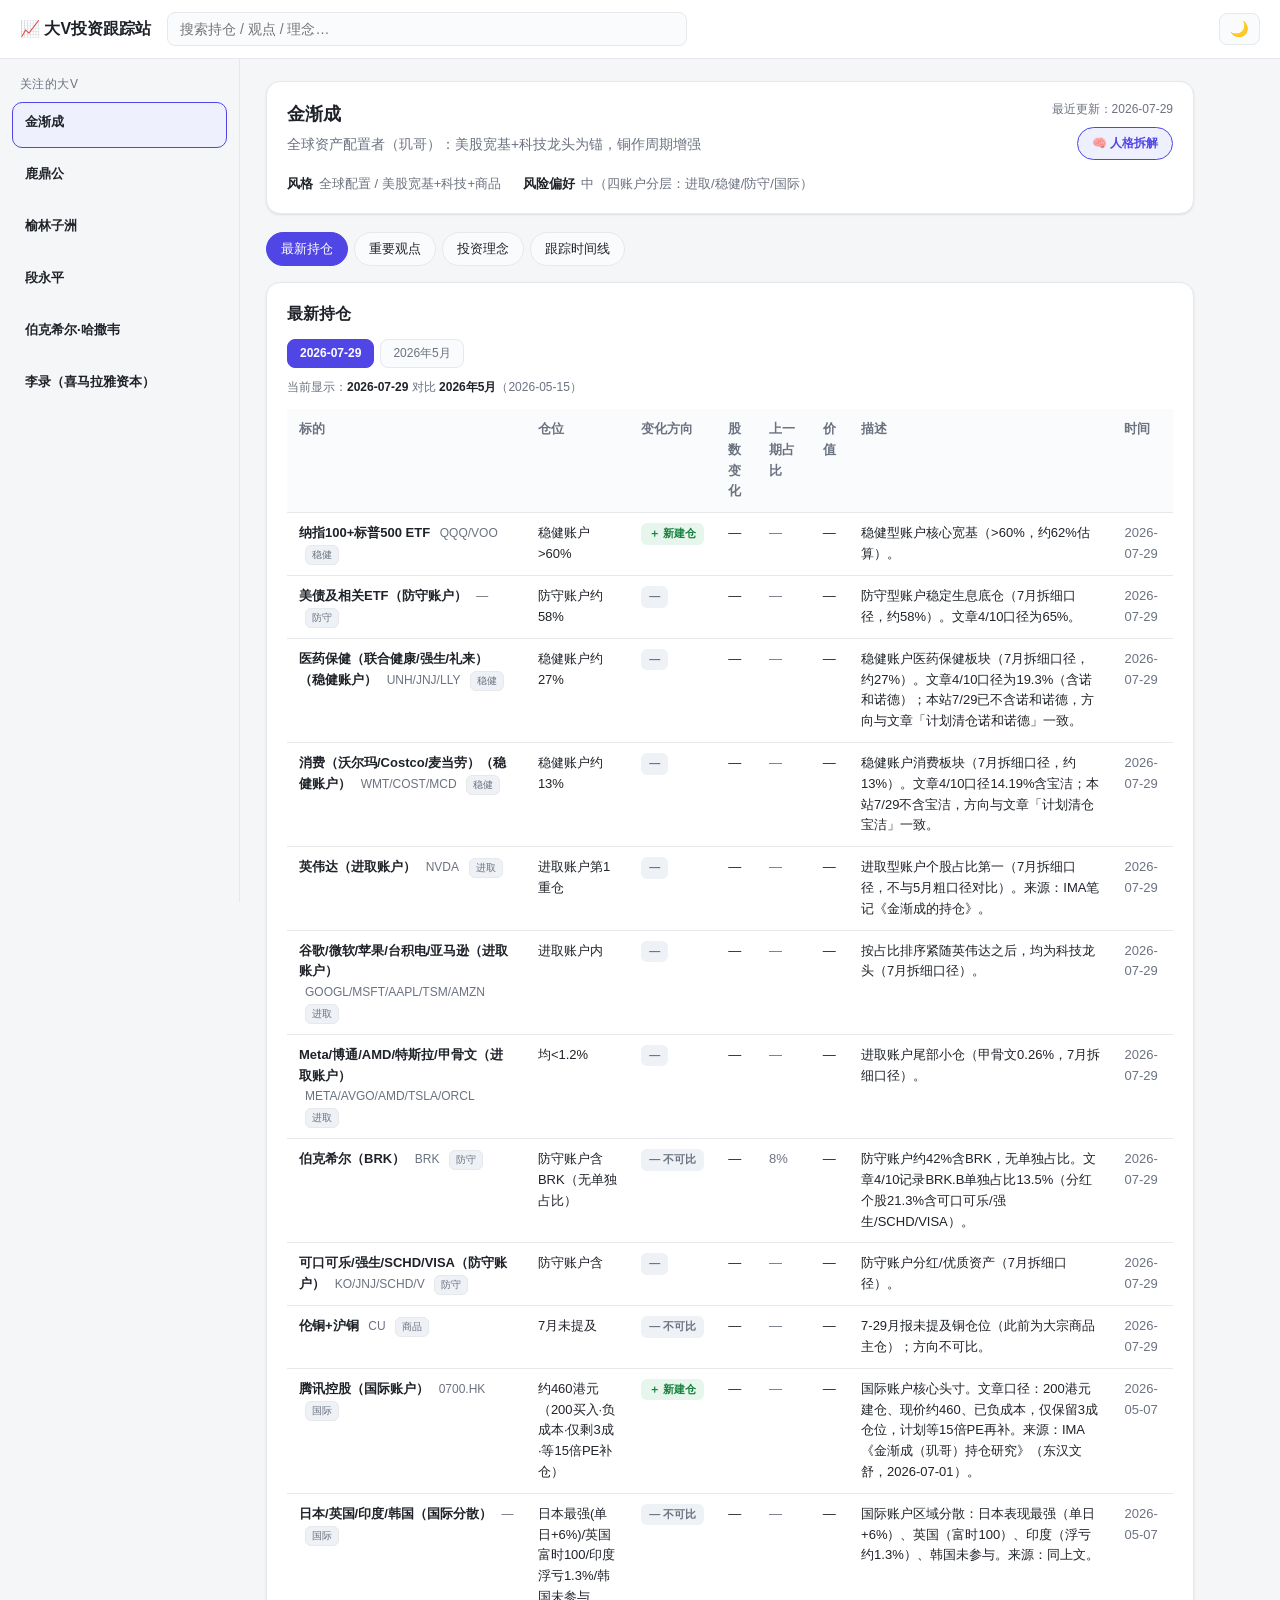
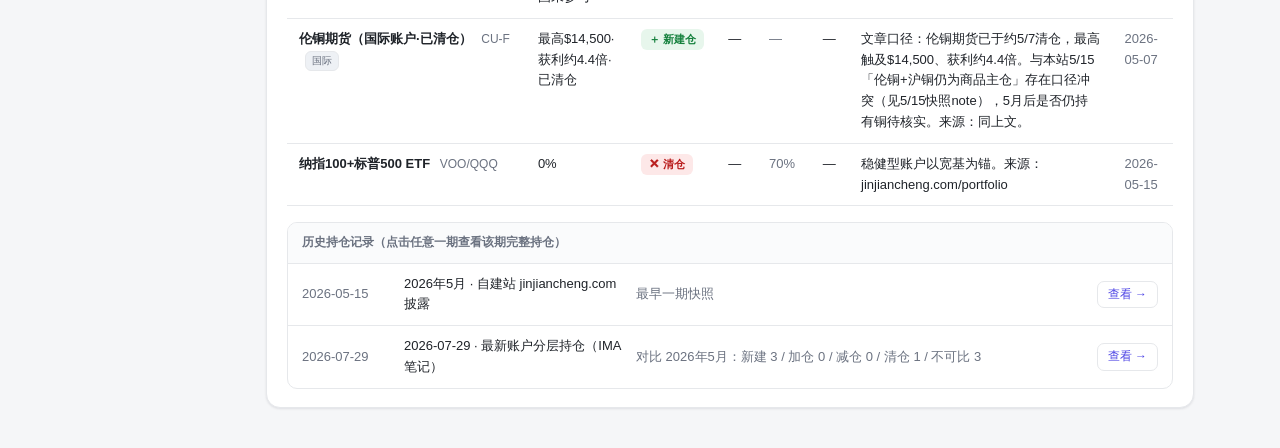
<file: index.html>
<!doctype html>
<html lang="zh-CN" data-theme="light">
<head>
  <meta charset="utf-8" />
  <meta name="viewport" content="width=device-width, initial-scale=1" />
  <title>大V投资跟踪站</title>
  <link rel="stylesheet" href="assets/style.css" />
</head>
<body>
  <header class="topbar">
    <div class="brand">📈 大V投资跟踪站</div>
    <div class="search">
      <input id="search" type="search" placeholder="搜索持仓 / 观点 / 理念…" autocomplete="off" />
    </div>
    <button id="themeToggle" class="iconbtn" title="切换明/暗主题">🌙</button>
  </header>

  <div class="layout">
    <aside class="sidebar">
      <div class="sideTitle">关注的大V</div>
      <nav id="peopleNav"></nav>
    </aside>
    <main id="main"></main>
  </div>

  <script src="data/people.js"></script>
  <script src="data/holding-changes.js"></script>
  <script src="assets/holdings.bundle.js"></script>
  <script src="assets/app.js"></script>
</body>
</html>
</file>
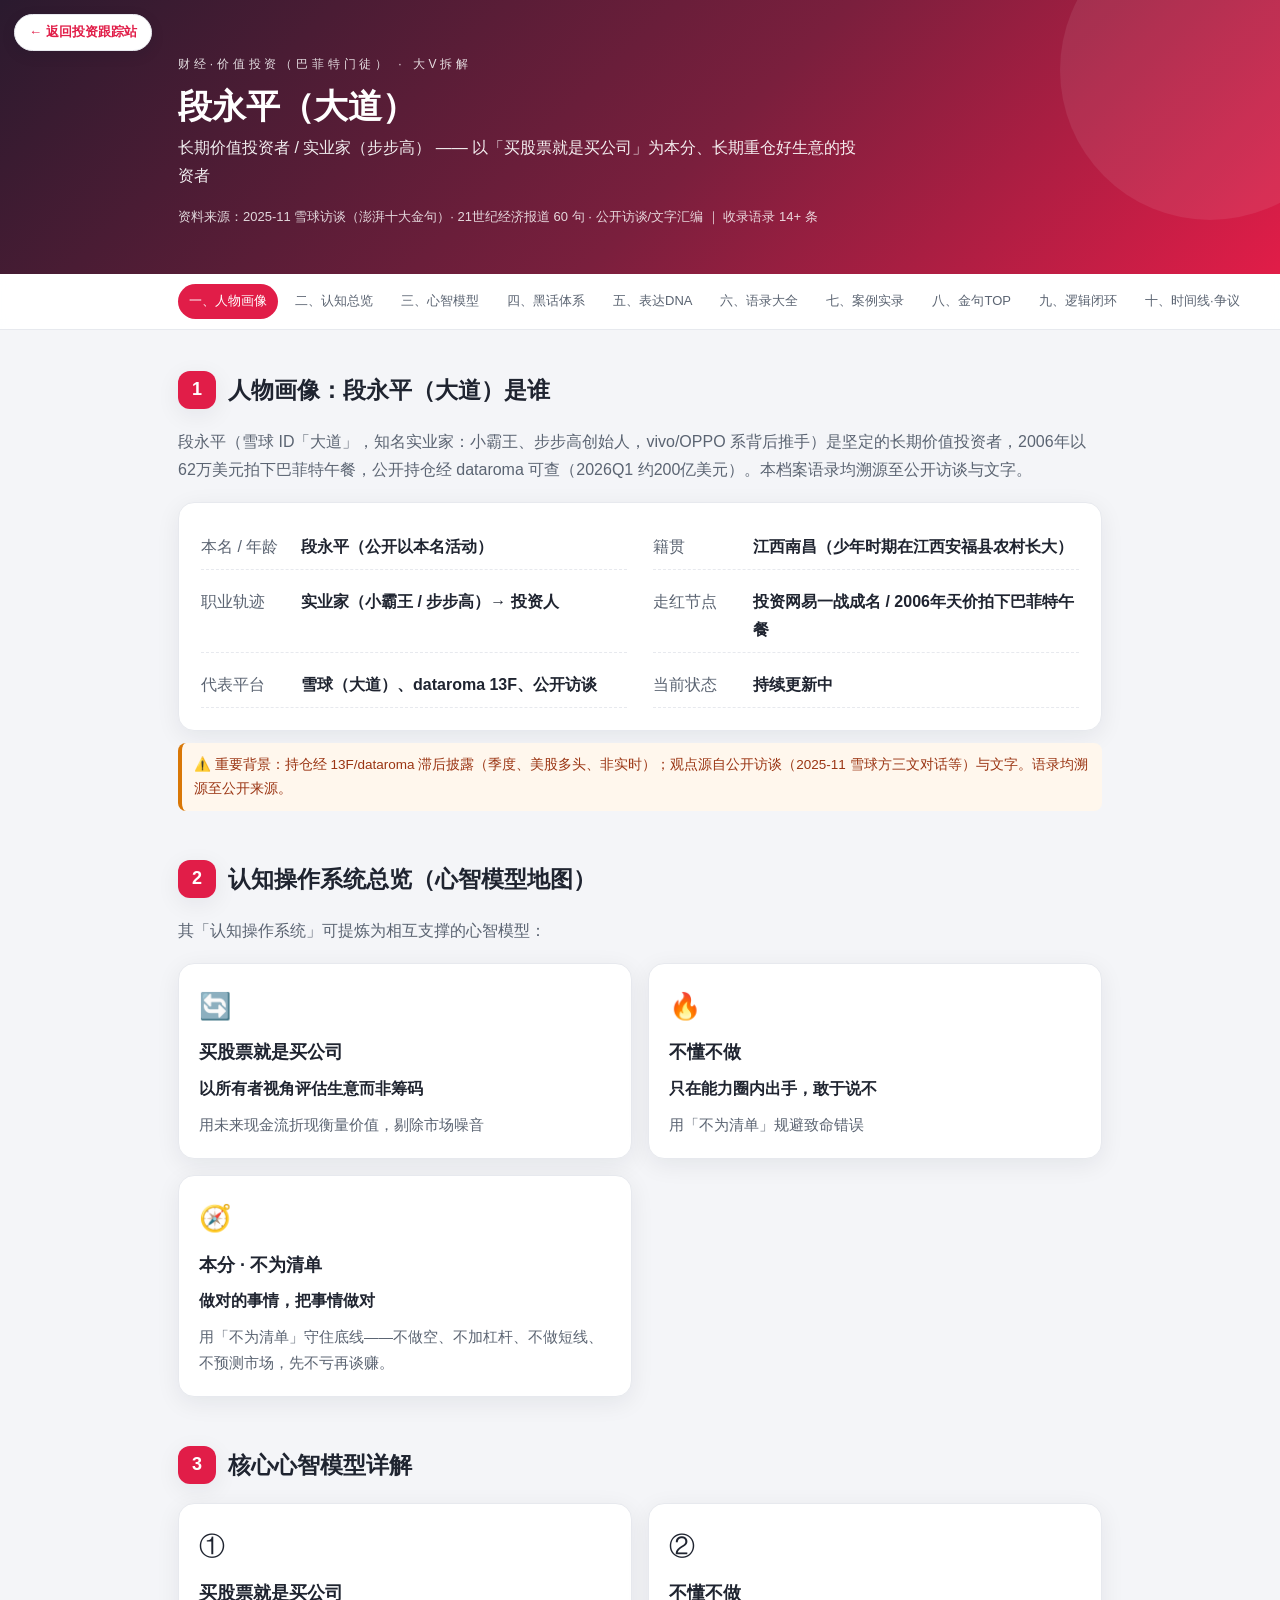
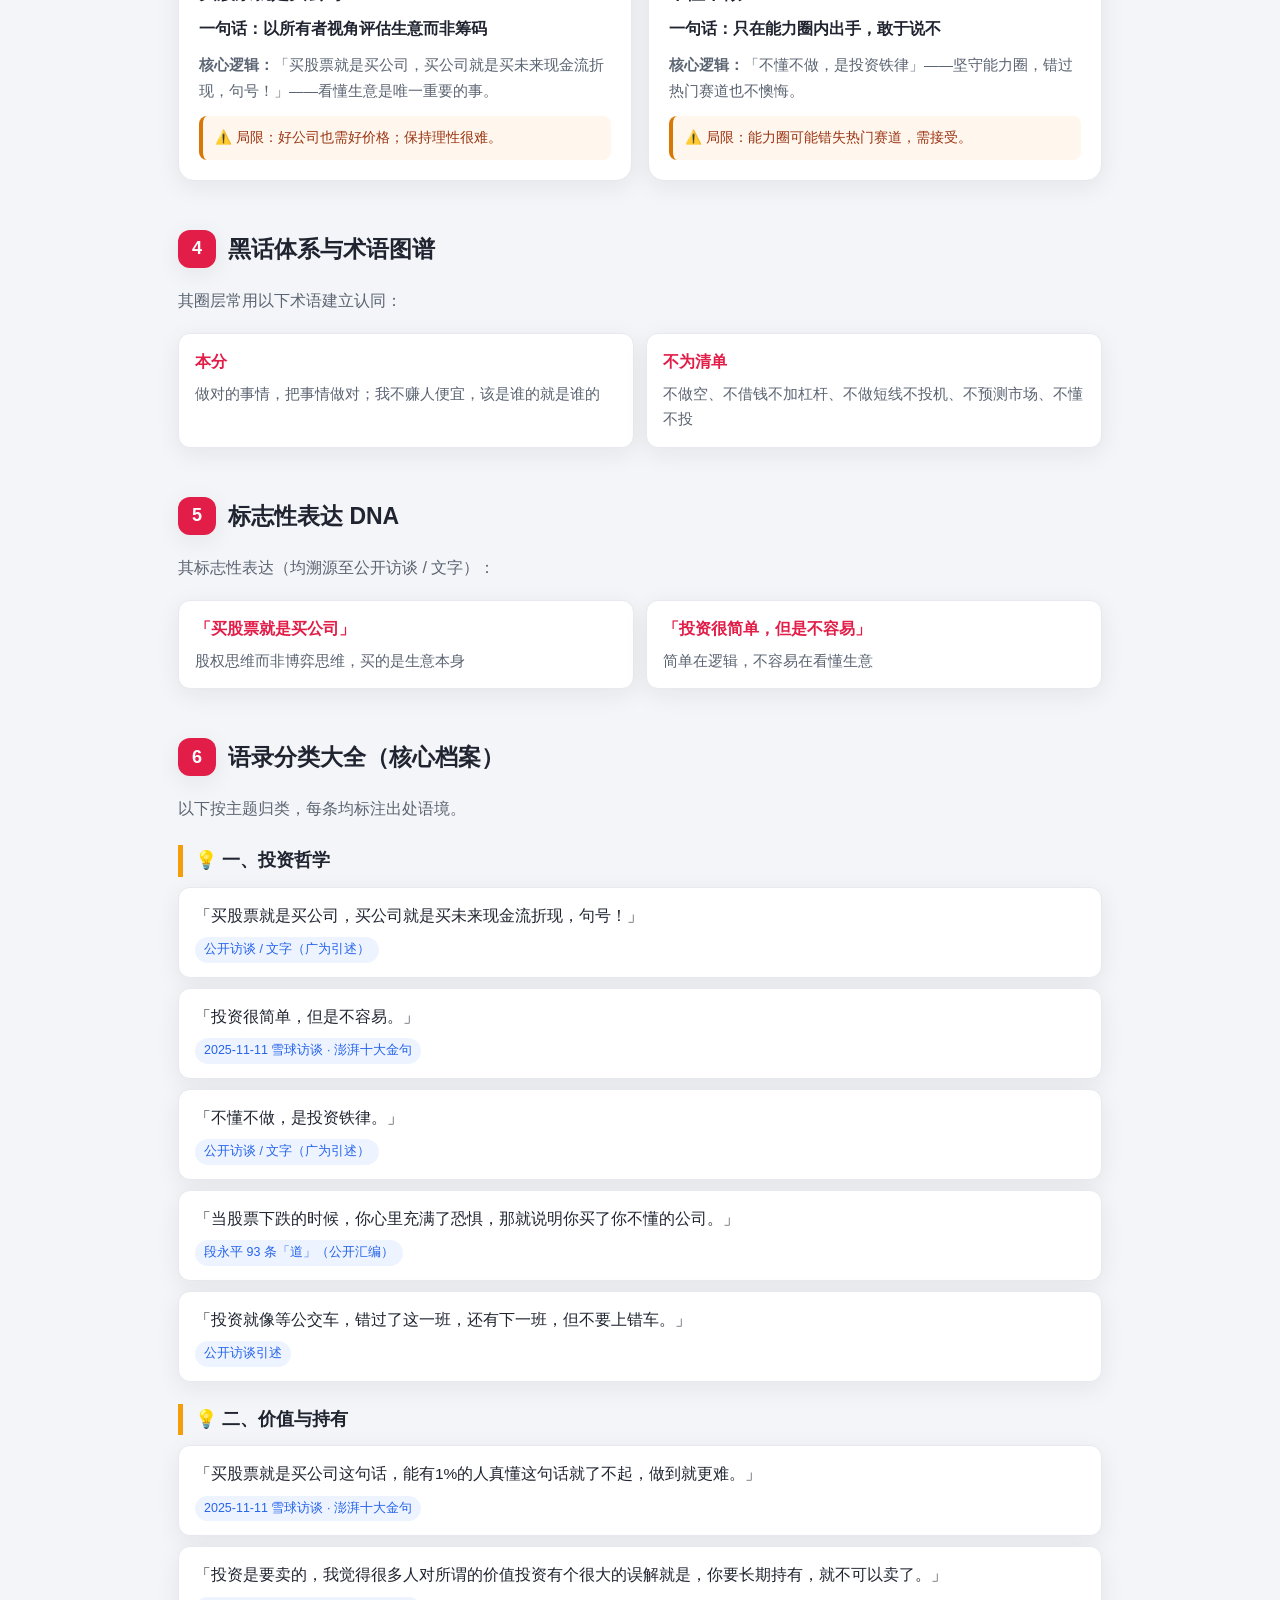
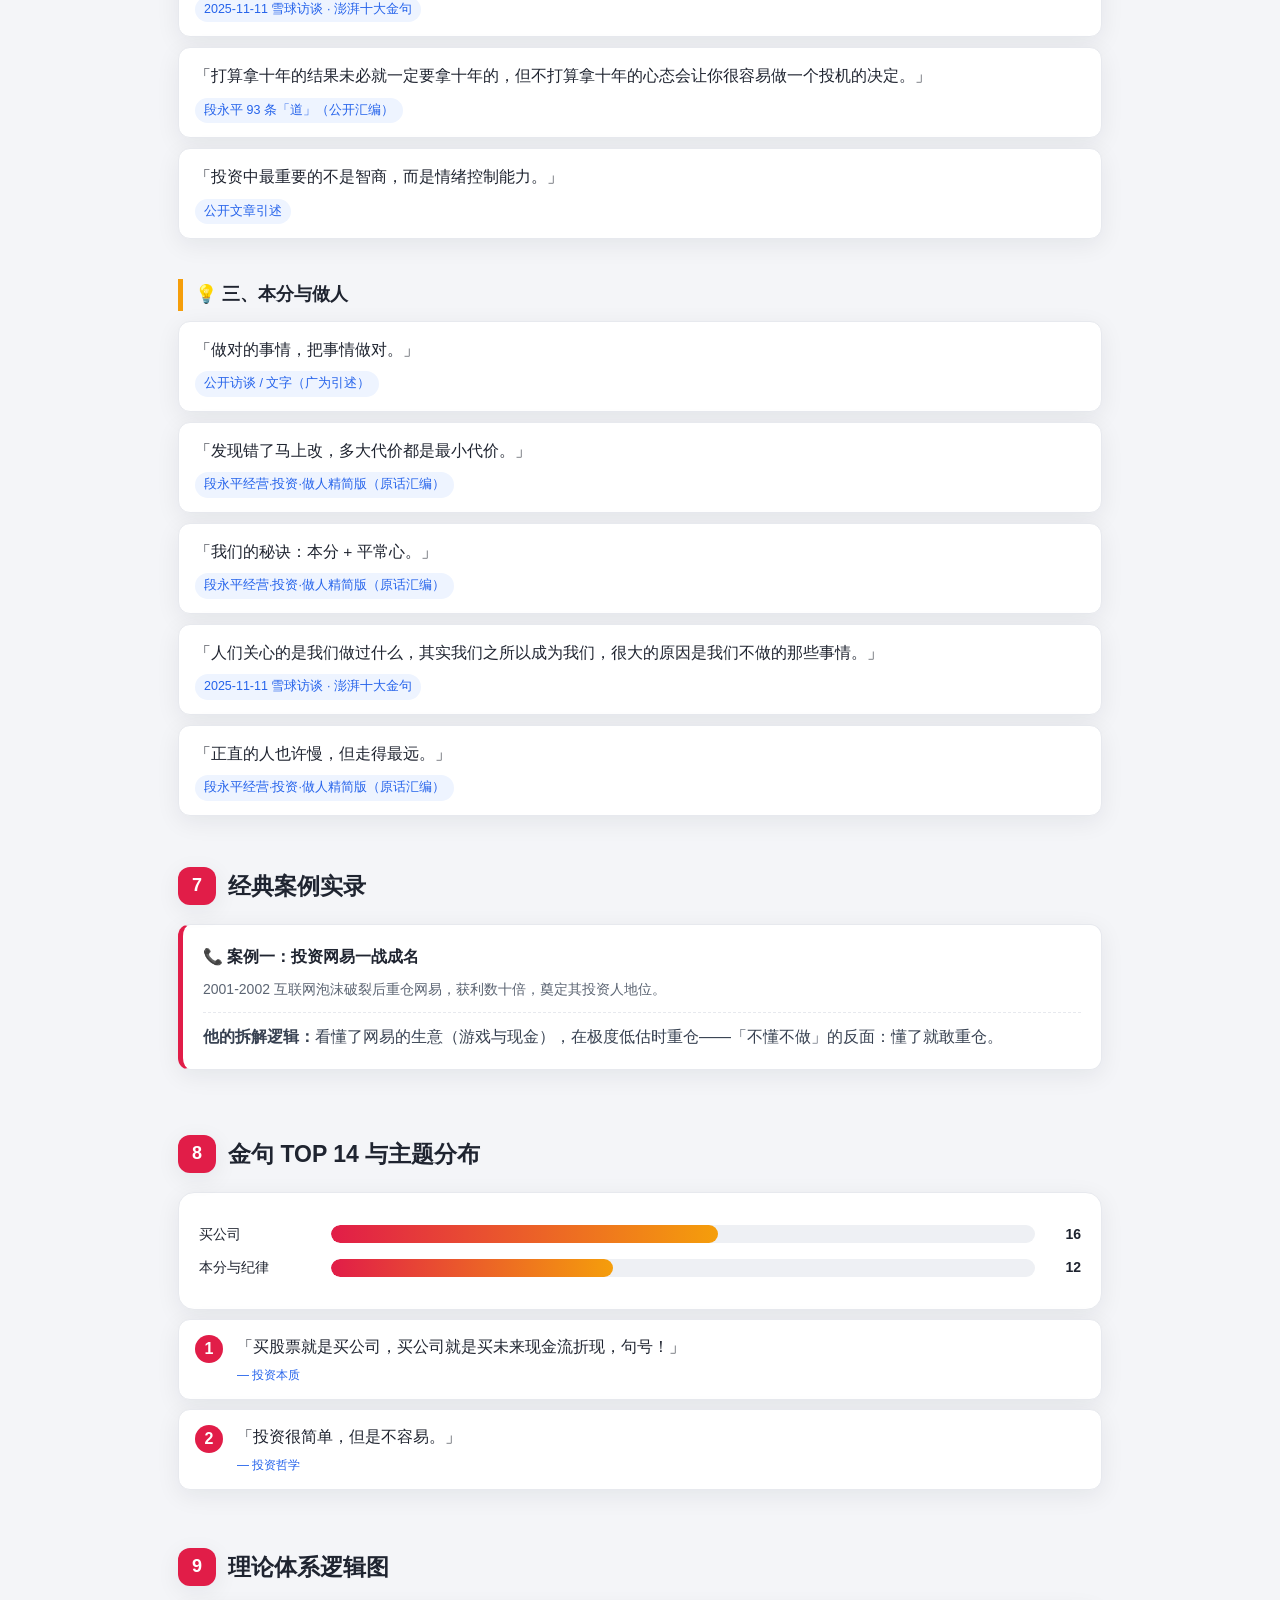
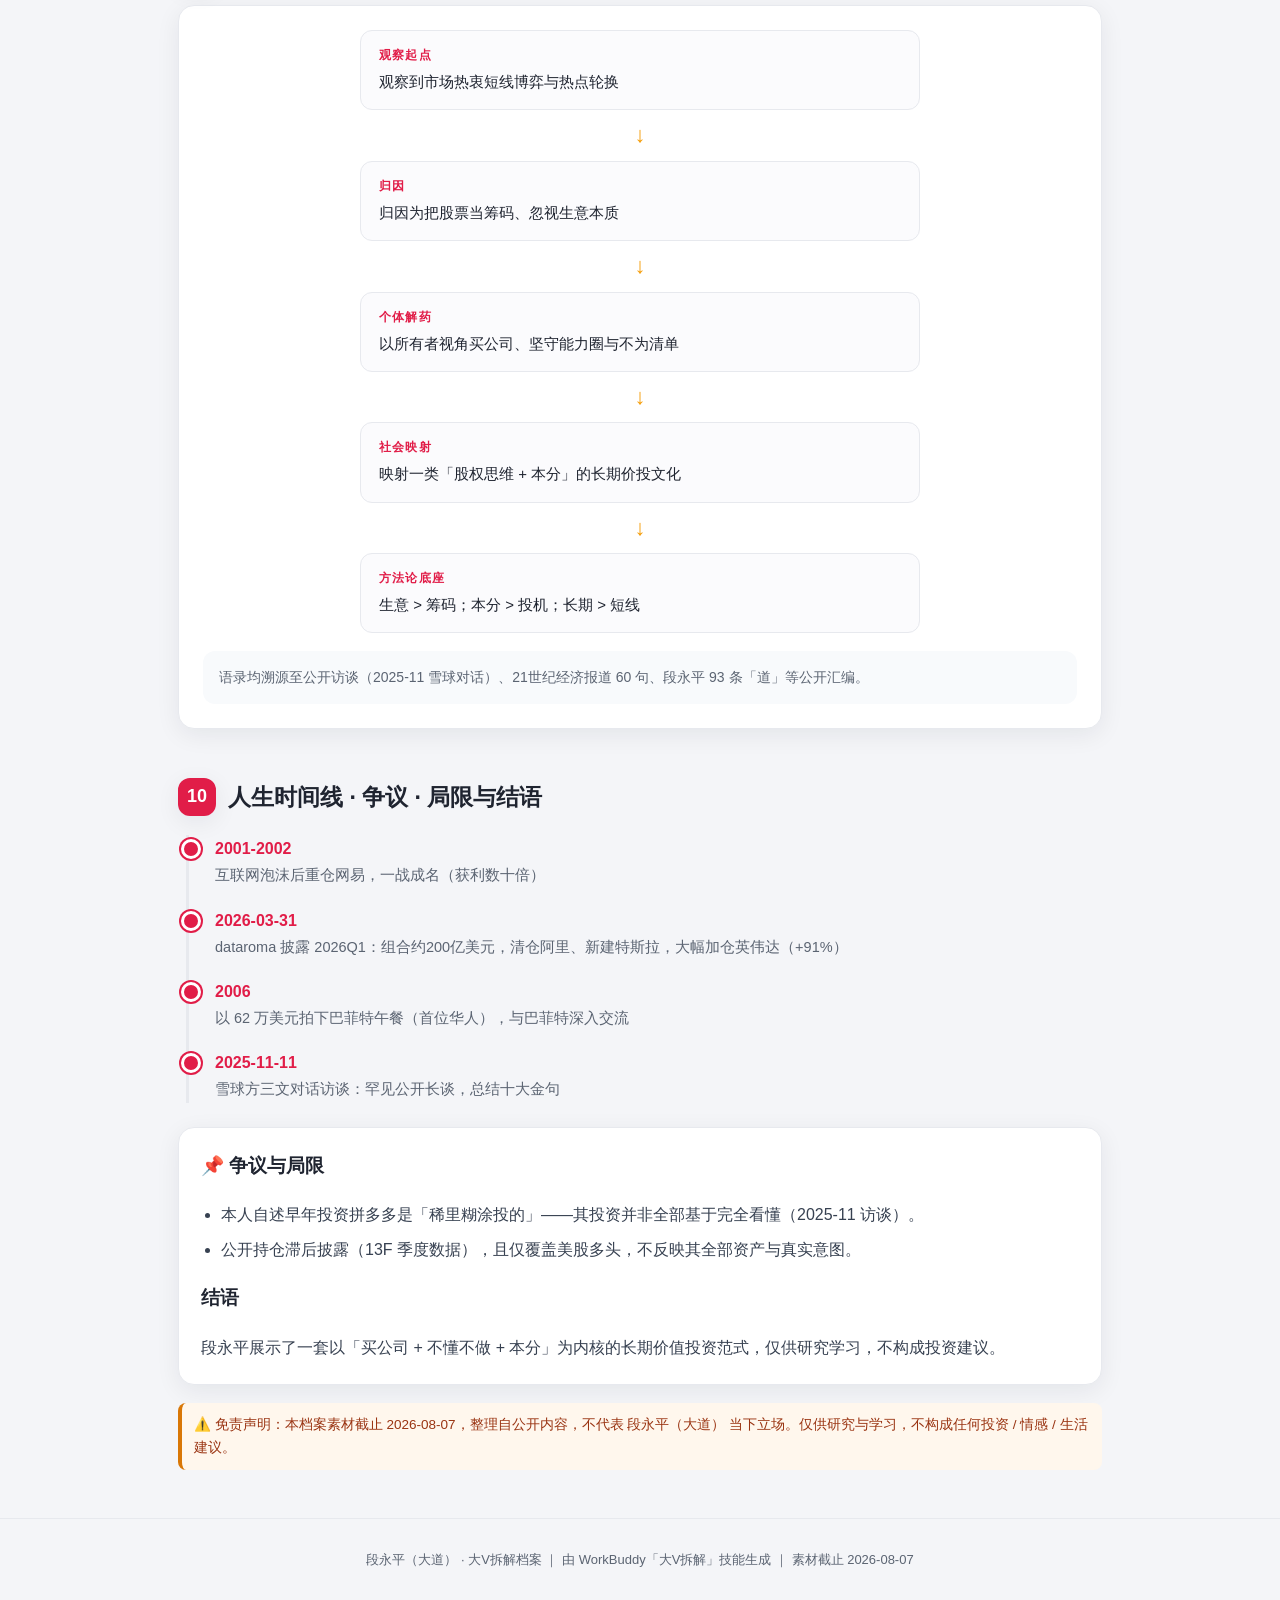
<file: dav/duanyongping.html>
<!DOCTYPE html>
<html lang="zh-CN">
<head>
<meta charset="UTF-8">
<meta name="viewport" content="width=device-width, initial-scale=1.0">
<!-- 大V拆解 · 通用档案模板 | 单文件、内联CSS、无外部依赖 -->
<title>段永平（大道） · 大V拆解档案</title>
<style>
:root{
  --bg:#f4f5f8; --surface:#ffffff; --ink:#1f2430; --ink-soft:#5b6472;
  --line:#e7e9ee; --accent:#e11d48; --accent-2:#f59e0b; --accent-3:#2563eb;
  --good:#16a34a; --warn:#d97706; --radius:16px; --shadow:0 6px 24px rgba(20,24,40,.07);
}
*{box-sizing:border-box}
body{margin:0;background:var(--bg);color:var(--ink);font-family:-apple-system,BlinkMacSystemFont,"PingFang SC","Microsoft YaHei","Segoe UI",Roboto,Helvetica,Arial,sans-serif;line-height:1.75;font-size:16px;}
a{color:var(--accent-3);text-decoration:none}
.wrap{max-width:960px;margin:0 auto;padding:0 18px}

/* Header */
header.hero{background:linear-gradient(135deg,#2a1a2e 0%,#7a1f3d 55%,#e11d48 100%);color:#fff;padding:54px 0 46px;position:relative;overflow:hidden}
header.hero::after{content:"";position:absolute;right:-80px;top:-80px;width:300px;height:300px;border-radius:50%;background:rgba(255,255,255,.08)}
header.hero .kicker{letter-spacing:.32em;font-size:12px;opacity:.85;text-transform:uppercase}
header.hero h1{font-size:34px;margin:10px 0 6px;line-height:1.25}
header.hero .sub{font-size:16px;opacity:.92;max-width:680px}
header.hero .meta{margin-top:16px;font-size:13px;opacity:.82}

/* Top nav */
nav.toc{position:sticky;top:0;z-index:20;background:rgba(255,255,255,.92);backdrop-filter:blur(8px);border-bottom:1px solid var(--line);overflow-x:auto}
nav.toc .wrap{display:flex;gap:6px;padding:10px 18px;white-space:nowrap}
nav.toc a{font-size:13px;padding:6px 11px;border-radius:999px;color:var(--ink-soft);background:transparent}
nav.toc a:hover,nav.toc a.active{background:var(--accent);color:#fff}

/* Sections */
section{padding:40px 0 8px;scroll-margin-top:60px}
.sec-head{display:flex;align-items:center;gap:12px;margin-bottom:18px}
.sec-no{flex:0 0 auto;width:38px;height:38px;border-radius:12px;background:var(--accent);color:#fff;display:grid;place-items:center;font-weight:700;font-size:18px;box-shadow:var(--shadow)}
.sec-head h2{font-size:23px;margin:0}
.lead{color:var(--ink-soft);margin:0 0 18px}

/* Cards grid */
.grid{display:grid;grid-template-columns:repeat(2,1fr);gap:16px}
.card{background:var(--surface);border:1px solid var(--line);border-radius:var(--radius);padding:20px;box-shadow:var(--shadow)}
.card .ico{font-size:26px}
.card h3{margin:8px 0 6px;font-size:18px}
.card .one{font-weight:700;color:var(--ink)}
.card .logic{color:var(--ink-soft);font-size:14.5px;margin:10px 0 0}
.warnbox{margin-top:12px;font-size:13.5px;background:#fff7ed;border-left:4px solid var(--warn);color:#9a3412;padding:10px 12px;border-radius:8px}

/* Profile */
.profile{display:grid;grid-template-columns:1fr 1fr;gap:10px 26px;background:var(--surface);border:1px solid var(--line);border-radius:var(--radius);padding:22px;box-shadow:var(--shadow)}
.profile div{display:flex;gap:8px;border-bottom:1px dashed var(--line);padding:8px 0}
.profile .k{color:var(--ink-soft);flex:0 0 92px}
.profile .v{font-weight:600}

/* Dictionary */
.dict{display:grid;grid-template-columns:repeat(2,1fr);gap:12px}
.dict .term{background:var(--surface);border:1px solid var(--line);border-radius:12px;padding:14px 16px;box-shadow:var(--shadow)}
.dict .term b{color:var(--accent);font-size:16px}
.dict .term p{margin:6px 0 0;font-size:14.5px;color:var(--ink-soft)}

/* Quotes */
.qcat{margin:22px 0 10px;font-size:18px;font-weight:700;border-left:5px solid var(--accent-2);padding-left:12px}
.quote{background:var(--surface);border:1px solid var(--line);border-radius:12px;padding:14px 16px;margin:10px 0;box-shadow:var(--shadow);position:relative}
.quote .txt{font-size:15.5px}
.quote .src{display:inline-block;margin-top:8px;font-size:12.5px;color:var(--accent-3);background:#eef4ff;padding:2px 9px;border-radius:999px}

/* Cases */
.case{background:var(--surface);border:1px solid var(--line);border-left:5px solid var(--accent);border-radius:12px;padding:18px 20px;margin:16px 0;box-shadow:var(--shadow)}
.case .ttl{font-weight:700;font-size:16px;margin-bottom:6px}
.case .who{color:var(--ink-soft);font-size:14px}
.case .logic{margin-top:10px;padding-top:10px;border-top:1px dashed var(--line);color:#374151}

/* Top quotes */
.topq{counter-reset:q;list-style:none;padding:0;margin:0}
.topq li{display:flex;gap:14px;align-items:flex-start;background:var(--surface);border:1px solid var(--line);border-radius:12px;padding:13px 16px;margin:9px 0;box-shadow:var(--shadow)}
.topq li::before{counter-increment:q;content:counter(q);flex:0 0 auto;width:28px;height:28px;border-radius:50%;background:var(--accent);color:#fff;display:grid;place-items:center;font-weight:700;margin-top:2px}
.topq .tag{display:block;font-size:12px;color:var(--accent-3);margin-top:4px}

/* Distribution bars */
.dist{background:var(--surface);border:1px solid var(--line);border-radius:var(--radius);padding:20px;box-shadow:var(--shadow)}
.dist .row{display:flex;align-items:center;gap:12px;margin:9px 0}
.dist .lab{flex:0 0 120px;font-size:14px}
.dist .bar{flex:1;height:18px;background:#eef0f4;border-radius:999px;overflow:hidden}
.dist .fill{height:100%;background:linear-gradient(90deg,var(--accent),var(--accent-2));border-radius:999px}
.dist .num{flex:0 0 34px;text-align:right;font-weight:700;font-size:14px}

/* Logic flow */
.flow{background:var(--surface);border:1px solid var(--line);border-radius:var(--radius);padding:24px;box-shadow:var(--shadow)}
.flow .step{position:relative;padding:14px 18px;border-radius:12px;background:#fbfbfd;border:1px solid var(--line);margin:0 auto;max-width:560px}
.flow .step .lab{font-size:12px;letter-spacing:.1em;color:var(--accent);font-weight:700}
.flow .step .body{font-size:15px;margin-top:3px}
.flow .arrow{text-align:center;color:var(--accent-2);font-size:22px;margin:6px 0}
.flow .note{margin-top:18px;font-size:14px;color:var(--ink-soft);background:#f8fafc;border-radius:12px;padding:14px 16px}

/* Timeline */
.tl{position:relative;margin-left:8px;padding-left:26px;border-left:3px solid var(--line)}
.tl .ev{position:relative;margin:0 0 18px}
.tl .ev::before{content:"";position:absolute;left:-34px;top:4px;width:14px;height:14px;border-radius:50%;background:var(--accent);border:3px solid #fff;box-shadow:0 0 0 2px var(--accent)}
.tl .yr{font-weight:700;color:var(--accent)}
.tl .desc{color:var(--ink-soft);font-size:14.5px}

/* Controversy */
.contro{background:var(--surface);border:1px solid var(--line);border-radius:var(--radius);padding:22px;box-shadow:var(--shadow)}
.contro h3{margin-top:0}
.contro ul{margin:8px 0 0;padding-left:20px}
.contro li{margin:7px 0;color:#374151}

footer{margin-top:40px;padding:30px 0 50px;color:var(--ink-soft);font-size:13px;text-align:center;border-top:1px solid var(--line)}

@media(max-width:680px){
  .grid,.dict,.profile{grid-template-columns:1fr}
  header.hero h1{font-size:27px}
  .dist .lab{flex-basis:90px}
}
</style>
</head>
<body>
<a href="../index.html" style="position:fixed;left:14px;top:14px;z-index:60;background:#fff;color:#e11d48;border:1px solid #e7e9ee;border-radius:999px;padding:6px 14px;font-size:13px;font-weight:700;box-shadow:0 4px 14px rgba(20,24,40,.12);text-decoration:none;font-family:-apple-system,'PingFang SC','Microsoft YaHei',sans-serif">← 返回投资跟踪站</a>

<header class="hero">
  <div class="wrap">
    <div class="kicker">财经·价值投资（巴菲特门徒） · 大V拆解</div>
    <h1>段永平（大道）</h1>
    <div class="sub">长期价值投资者 / 实业家（步步高） —— 以「买股票就是买公司」为本分、长期重仓好生意的投资者</div>
    <div class="meta">资料来源：2025-11 雪球访谈（澎湃十大金句）· 21世纪经济报道 60 句 · 公开访谈/文字汇编 ｜ 收录语录 14+ 条</div>
  </div>
</header>

<nav class="toc">
  <div class="wrap">
    <a href="#s1">一、人物画像</a>
    <a href="#s2">二、认知总览</a>
    <a href="#s3">三、心智模型</a>
    <a href="#s4">四、黑话体系</a>
    <a href="#s5">五、表达DNA</a>
    <a href="#s6">六、语录大全</a>
    <a href="#s7">七、案例实录</a>
    <a href="#s8">八、金句TOP</a>
    <a href="#s9">九、逻辑闭环</a>
    <a href="#s10">十、时间线·争议</a>
  </div>
</nav>

<main class="wrap">

  <!-- 一、人物画像 -->
  <section id="s1">
    <div class="sec-head"><div class="sec-no">1</div><h2>人物画像：段永平（大道）是谁</h2></div>
    <p class="lead">段永平（雪球 ID「大道」，知名实业家：小霸王、步步高创始人，vivo/OPPO 系背后推手）是坚定的长期价值投资者，2006年以62万美元拍下巴菲特午餐，公开持仓经 dataroma 可查（2026Q1 约200亿美元）。本档案语录均溯源至公开访谈与文字。</p>
    <div class="profile">
      <div><span class="k">本名 / 年龄</span><span class="v">段永平（公开以本名活动）</span></div>
      <div><span class="k">籍贯</span><span class="v">江西南昌（少年时期在江西安福县农村长大）</span></div>
      <div><span class="k">职业轨迹</span><span class="v">实业家（小霸王 / 步步高）→ 投资人</span></div>
      <div><span class="k">走红节点</span><span class="v">投资网易一战成名 / 2006年天价拍下巴菲特午餐</span></div>
      <div><span class="k">代表平台</span><span class="v">雪球（大道）、dataroma 13F、公开访谈</span></div>
      <div><span class="k">当前状态</span><span class="v">持续更新中</span></div>
    </div>
    <div class="warnbox">⚠️ 重要背景：持仓经 13F/dataroma 滞后披露（季度、美股多头、非实时）；观点源自公开访谈（2025-11 雪球方三文对话等）与文字。语录均溯源至公开来源。</div>
  </section>

  <!-- 二、认知总览 -->
  <section id="s2">
    <div class="sec-head"><div class="sec-no">2</div><h2>认知操作系统总览（心智模型地图）</h2></div>
    <p class="lead">其「认知操作系统」可提炼为相互支撑的心智模型：</p>
    <div class="grid">
      <!-- 复制此卡片块以新增模型 -->
      <div class="card">
        <div class="ico">🔄</div>
        <h3>买股票就是买公司</h3>
        <div class="one">以所有者视角评估生意而非筹码</div>
        <div class="logic">用未来现金流折现衡量价值，剔除市场噪音</div>
      </div>
      <div class="card">
        <div class="ico">🔥</div>
        <h3>不懂不做</h3>
        <div class="one">只在能力圈内出手，敢于说不</div>
        <div class="logic">用「不为清单」规避致命错误</div>
      </div>
      
      <div class="card">
        <div class="ico">🧭</div>
<h3>本分 · 不为清单</h3>
        <div class="one">做对的事情，把事情做对</div>
<div class="logic">用「不为清单」守住底线——不做空、不加杠杆、不做短线、不预测市场，先不亏再谈赚。</div>
      </div>
      <!-- ... 其余模型卡片 ... -->
    </div>
  </section>

  <!-- 三、心智模型详解 -->
  <section id="s3">
    <div class="sec-head"><div class="sec-no">3</div><h2>核心心智模型详解</h2></div>
    <div class="grid">
      <div class="card">
        <div class="ico">①</div>
        <h3>买股票就是买公司</h3>
        <div class="one">一句话：以所有者视角评估生意而非筹码</div>
        <div class="logic"><b>核心逻辑：</b>「买股票就是买公司，买公司就是买未来现金流折现，句号！」——看懂生意是唯一重要的事。</div>
        <div class="warnbox">⚠️ 局限：好公司也需好价格；保持理性很难。</div>
      </div>
      
      <div class="card">
        <div class="ico">②</div>
<h3>不懂不做</h3>
<div class="one">一句话：只在能力圈内出手，敢于说不</div>
<div class="logic"><b>核心逻辑：</b>「不懂不做，是投资铁律」——坚守能力圈，错过热门赛道也不懊悔。</div>
<div class="warnbox">⚠️ 局限：能力圈可能错失热门赛道，需接受。</div>
      </div>
      <!-- ... 其余模型详解卡片 ... -->
    </div>
  </section>

  <!-- 四、黑话体系 -->
  <section id="s4">
    <div class="sec-head"><div class="sec-no">4</div><h2>黑话体系与术语图谱</h2></div>
    <p class="lead">其圈层常用以下术语建立认同：</p>
    <div class="dict">
      <div class="term"><b>本分</b><p>做对的事情，把事情做对；我不赚人便宜，该是谁的就是谁的</p></div>
      <div class="term"><b>不为清单</b><p>不做空、不借钱不加杠杆、不做短线不投机、不预测市场、不懂不投</p></div>
      <!-- ... 其余词条 ... -->
    </div>
  </section>

  <!-- 五、表达DNA -->
  <section id="s5">
    <div class="sec-head"><div class="sec-no">5</div><h2>标志性表达 DNA</h2></div>
    <p class="lead">其标志性表达（均溯源至公开访谈 / 文字）：</p>
    <div class="dict">
      <div class="term"><b>「买股票就是买公司」</b><p>股权思维而非博弈思维，买的是生意本身</p></div>
      <div class="term"><b>「投资很简单，但是不容易」</b><p>简单在逻辑，不容易在看懂生意</p></div>
      <!-- ... 其余句式 ... -->
    </div>
  </section>

  <!-- 六、语录分类大全 -->
  <section id="s6">
    <div class="sec-head"><div class="sec-no">6</div><h2>语录分类大全（核心档案）</h2></div>
    <p class="lead">以下按主题归类，每条均标注出处语境。</p>

    <div class="qcat">💡 一、投资哲学</div>
    <div class="quote"><div class="txt">「买股票就是买公司，买公司就是买未来现金流折现，句号！」</div><span class="src">公开访谈 / 文字（广为引述）</span></div>
    <div class="quote"><div class="txt">「投资很简单，但是不容易。」</div><span class="src">2025-11-11 雪球访谈 · 澎湃十大金句</span></div>
        <div class="quote"><div class="txt">「不懂不做，是投资铁律。」</div><span class="src">公开访谈 / 文字（广为引述）</span></div>
    <div class="quote"><div class="txt">「当股票下跌的时候，你心里充满了恐惧，那就说明你买了你不懂的公司。」</div><span class="src">段永平 93 条「道」（公开汇编）</span></div>
    <div class="quote"><div class="txt">「投资就像等公交车，错过了这一班，还有下一班，但不要上错车。」</div><span class="src">公开访谈引述</span></div>
    <!-- ... 该分类其他语录 ... -->

    <div class="qcat">💡 二、价值与持有</div>
    <div class="quote"><div class="txt">「买股票就是买公司这句话，能有1%的人真懂这句话就了不起，做到就更难。」</div><span class="src">2025-11-11 雪球访谈 · 澎湃十大金句</span></div>
        <div class="quote"><div class="txt">「投资是要卖的，我觉得很多人对所谓的价值投资有个很大的误解就是，你要长期持有，就不可以卖了。」</div><span class="src">2025-11-11 雪球访谈 · 澎湃十大金句</span></div>
    <div class="quote"><div class="txt">「打算拿十年的结果未必就一定要拿十年的，但不打算拿十年的心态会让你很容易做一个投机的决定。」</div><span class="src">段永平 93 条「道」（公开汇编）</span></div>
    <div class="quote"><div class="txt">「投资中最重要的不是智商，而是情绪控制能力。」</div><span class="src">公开文章引述</span></div>
    <!-- ... -->
  </section>


    <div class="qcat">💡 三、本分与做人</div>
    <div class="quote"><div class="txt">「做对的事情，把事情做对。」</div><span class="src">公开访谈 / 文字（广为引述）</span></div>
    <div class="quote"><div class="txt">「发现错了马上改，多大代价都是最小代价。」</div><span class="src">段永平经营·投资·做人精简版（原话汇编）</span></div>
    <div class="quote"><div class="txt">「我们的秘诀：本分 + 平常心。」</div><span class="src">段永平经营·投资·做人精简版（原话汇编）</span></div>
    <div class="quote"><div class="txt">「人们关心的是我们做过什么，其实我们之所以成为我们，很大的原因是我们不做的那些事情。」</div><span class="src">2025-11-11 雪球访谈 · 澎湃十大金句</span></div>
    <div class="quote"><div class="txt">「正直的人也许慢，但走得最远。」</div><span class="src">段永平经营·投资·做人精简版（原话汇编）</span></div>

  <!-- 七、案例实录 -->
  <section id="s7">
    <div class="sec-head"><div class="sec-no">7</div><h2>经典案例实录</h2></div>
    <div class="case">
      <div class="ttl">📞 案例一：投资网易一战成名</div>
      <div class="who">2001-2002 互联网泡沫破裂后重仓网易，获利数十倍，奠定其投资人地位。</div>
      <div class="logic"><b>他的拆解逻辑：</b>看懂了网易的生意（游戏与现金），在极度低估时重仓——「不懂不做」的反面：懂了就敢重仓。</div>
    </div>
    <!-- ... 其余案例 ... -->
  </section>

  <!-- 八、金句TOP -->
  <section id="s8">
    <div class="sec-head"><div class="sec-no">8</div><h2>金句 TOP 14 与主题分布</h2></div>
    <div class="dist">
      <div class="row"><div class="lab">买公司</div><div class="bar"><div class="fill" style="width:55%"></div></div><div class="num">16</div></div>
      <div class="row"><div class="lab">本分与纪律</div><div class="bar"><div class="fill" style="width:40%"></div></div><div class="num">12</div></div>
      <!-- ... 其余主题 ... -->
    </div>
    <ol class="topq">
      <li><div>「买股票就是买公司，买公司就是买未来现金流折现，句号！」<span class="tag">— 投资本质</span></div></li>
      <li><div>「投资很简单，但是不容易。」<span class="tag">— 投资哲学</span></div></li>
      <!-- ... 其余金句 ... -->
    </ol>
  </section>

  <!-- 九、逻辑闭环 -->
  <section id="s9">
    <div class="sec-head"><div class="sec-no">9</div><h2>理论体系逻辑图</h2></div>
    <div class="flow">
      <div class="step"><div class="lab">观察起点</div><div class="body">观察到市场热衷短线博弈与热点轮换</div></div>
      <div class="arrow">↓</div>
      <div class="step"><div class="lab">归因</div><div class="body">归因为把股票当筹码、忽视生意本质</div></div>
      <div class="arrow">↓</div>
      <div class="step"><div class="lab">个体解药</div><div class="body">以所有者视角买公司、坚守能力圈与不为清单</div></div>
      <div class="arrow">↓</div>
      <div class="step"><div class="lab">社会映射</div><div class="body">映射一类「股权思维 + 本分」的长期价投文化</div></div>
      <div class="arrow">↓</div>
      <div class="step"><div class="lab">方法论底座</div><div class="body">生意 > 筹码；本分 > 投机；长期 > 短线</div></div>
      <div class="note">语录均溯源至公开访谈（2025-11 雪球对话）、21世纪经济报道 60 句、段永平 93 条「道」等公开汇编。</div>
    </div>
  </section>

  <!-- 十、时间线·争议 -->
  <section id="s10">
    <div class="sec-head"><div class="sec-no">10</div><h2>人生时间线 · 争议 · 局限与结语</h2></div>
    <div class="tl">
      <div class="ev"><div class="yr">2001-2002</div><div class="desc">互联网泡沫后重仓网易，一战成名（获利数十倍）</div></div>
      <div class="ev"><div class="yr">2026-03-31</div><div class="desc">dataroma 披露 2026Q1：组合约200亿美元，清仓阿里、新建特斯拉，大幅加仓英伟达（+91%）</div></div>
            <div class="ev"><div class="yr">2006</div><div class="desc">以 62 万美元拍下巴菲特午餐（首位华人），与巴菲特深入交流</div></div>
      <div class="ev"><div class="yr">2025-11-11</div><div class="desc">雪球方三文对话访谈：罕见公开长谈，总结十大金句</div></div>
      <!-- ... 其余事件 ... -->
    </div>
    <div class="contro" style="margin-top:24px">
      <h3>📌 争议与局限</h3>
      <ul>
        <li>本人自述早年投资拼多多是「稀里糊涂投的」——其投资并非全部基于完全看懂（2025-11 访谈）。</li>
        <li>公开持仓滞后披露（13F 季度数据），且仅覆盖美股多头，不反映其全部资产与真实意图。</li>
      </ul>
      <h3 style="margin-top:18px">结语</h3>
      <p style="color:#374151;margin:6px 0 0">段永平展示了一套以「买公司 + 不懂不做 + 本分」为内核的长期价值投资范式，仅供研究学习，不构成投资建议。</p>
    </div>
    <div class="warnbox" style="margin-top:18px">⚠️ 免责声明：本档案素材截止 2026-08-07，整理自公开内容，不代表 段永平（大道） 当下立场。仅供研究与学习，不构成任何投资 / 情感 / 生活建议。</div>
  </section>

</main>

<footer>
  段永平（大道） · 大V拆解档案 ｜ 由 WorkBuddy「大V拆解」技能生成 ｜ 素材截止 2026-08-07
</footer>

<script>
// 目录高亮（scrollspy）
const links=[...document.querySelectorAll('nav.toc a')];
const secs=links.map(a=>document.querySelector(a.getAttribute('href')));
const obs=new IntersectionObserver(es=>{
  es.forEach(e=>{if(e.isIntersecting){
    const id='#'+e.target.id;
    links.forEach(l=>l.classList.toggle('active',l.getAttribute('href')===id));
  }});
},{rootMargin:'-45% 0px -50% 0px'});
secs.forEach(s=>s&&obs.observe(s));
</script>
</body>
</html>
</file>
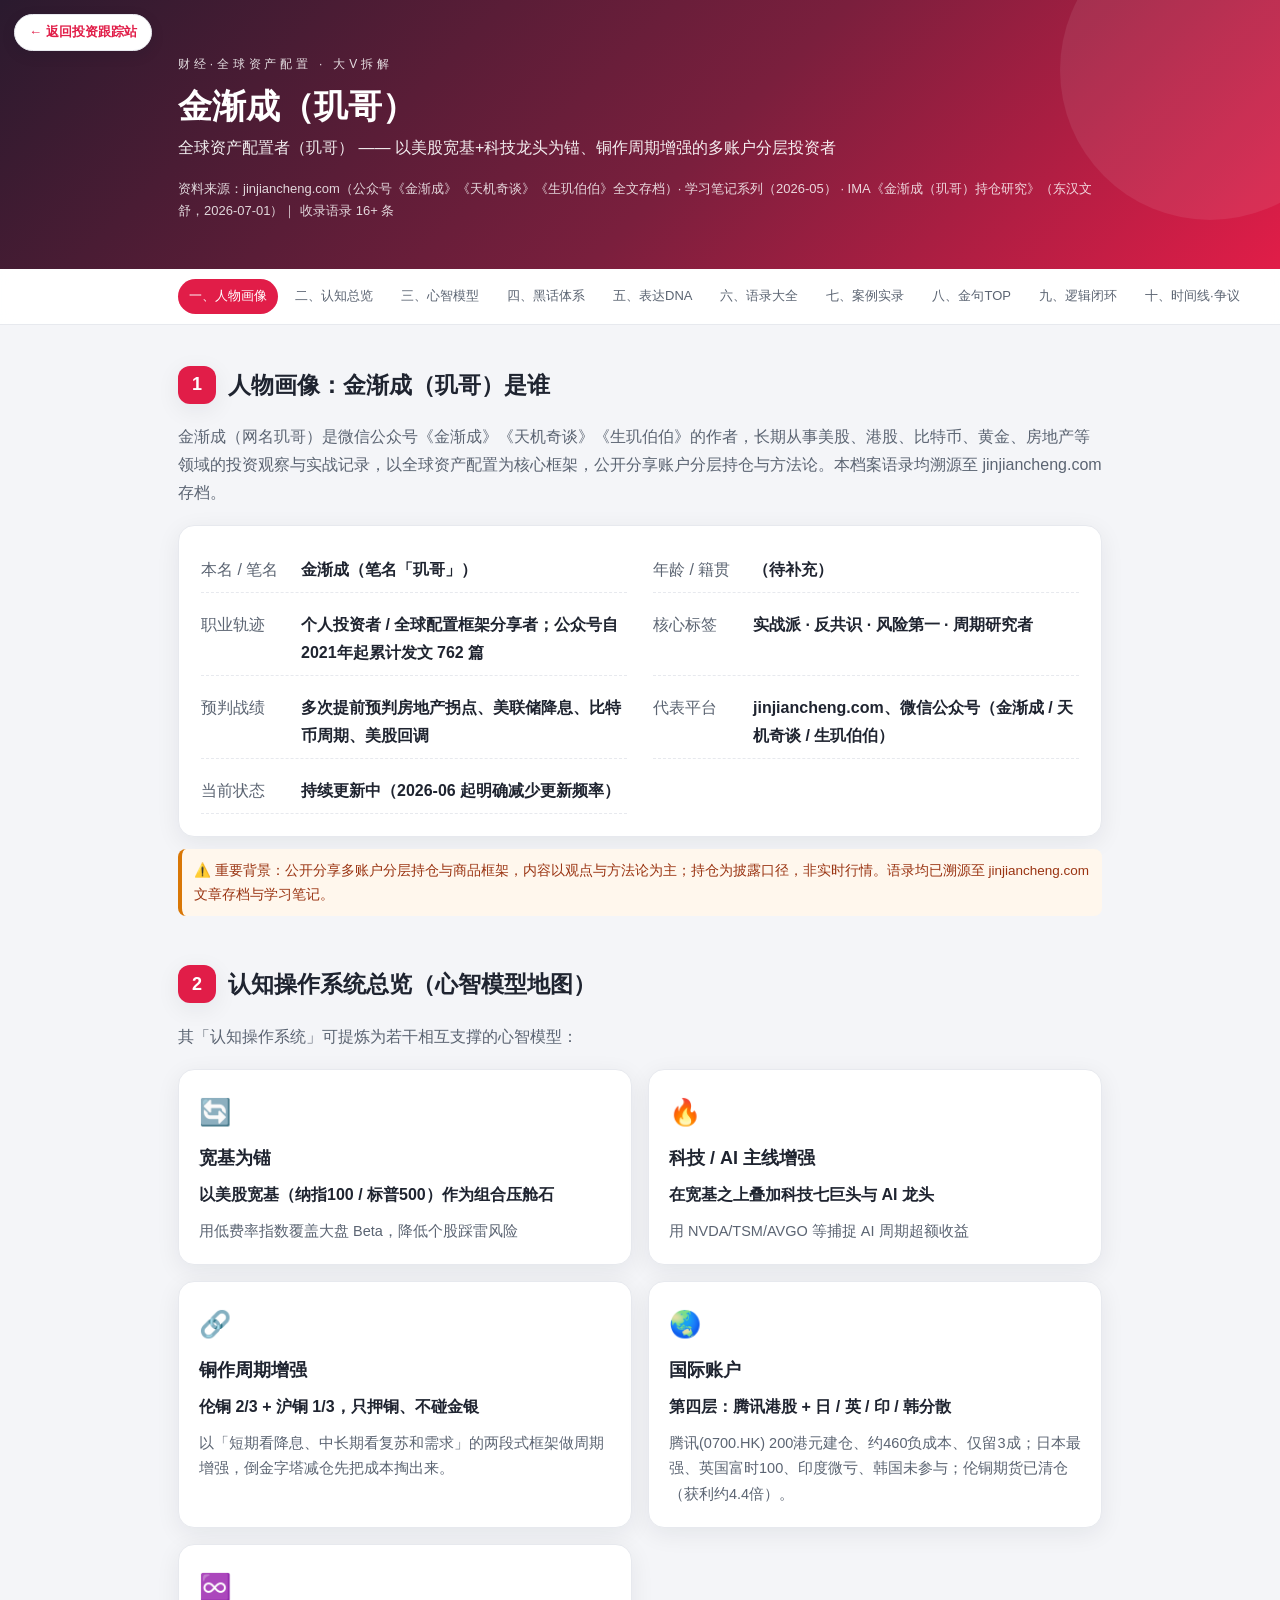
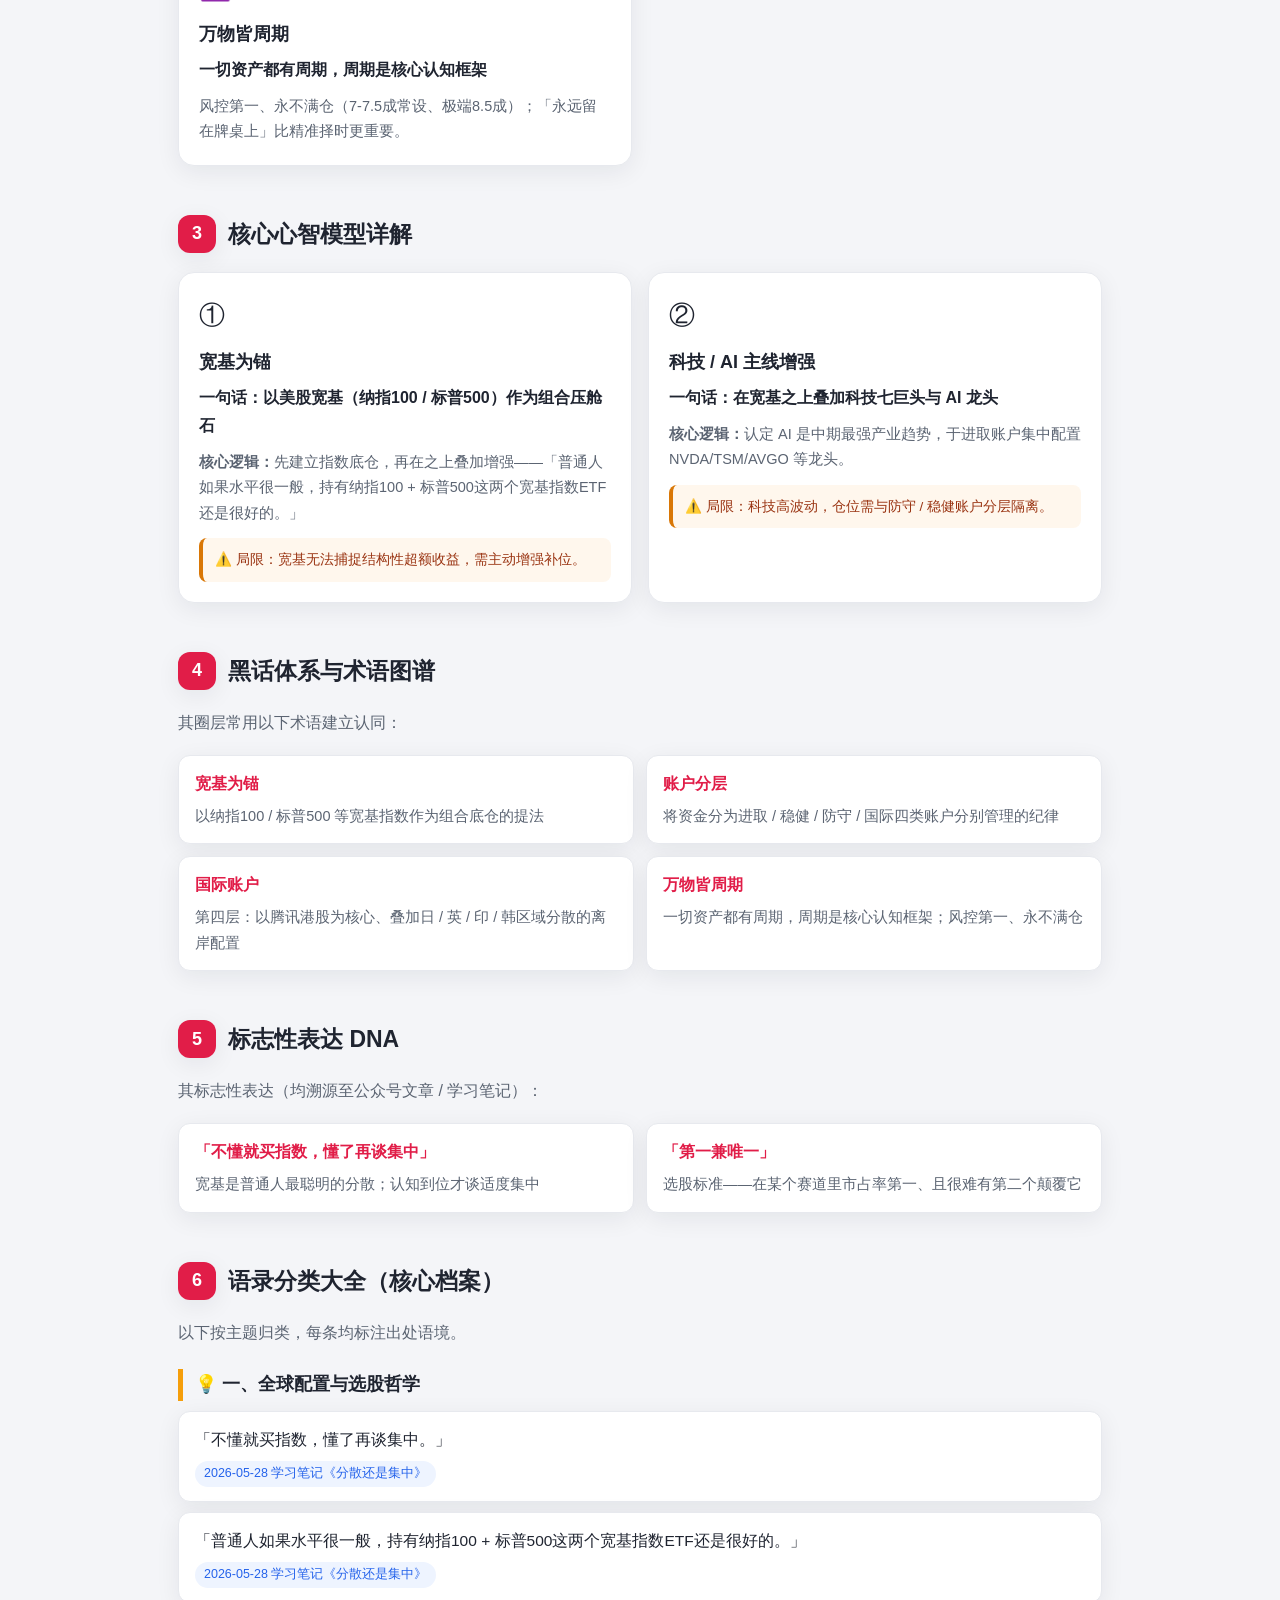
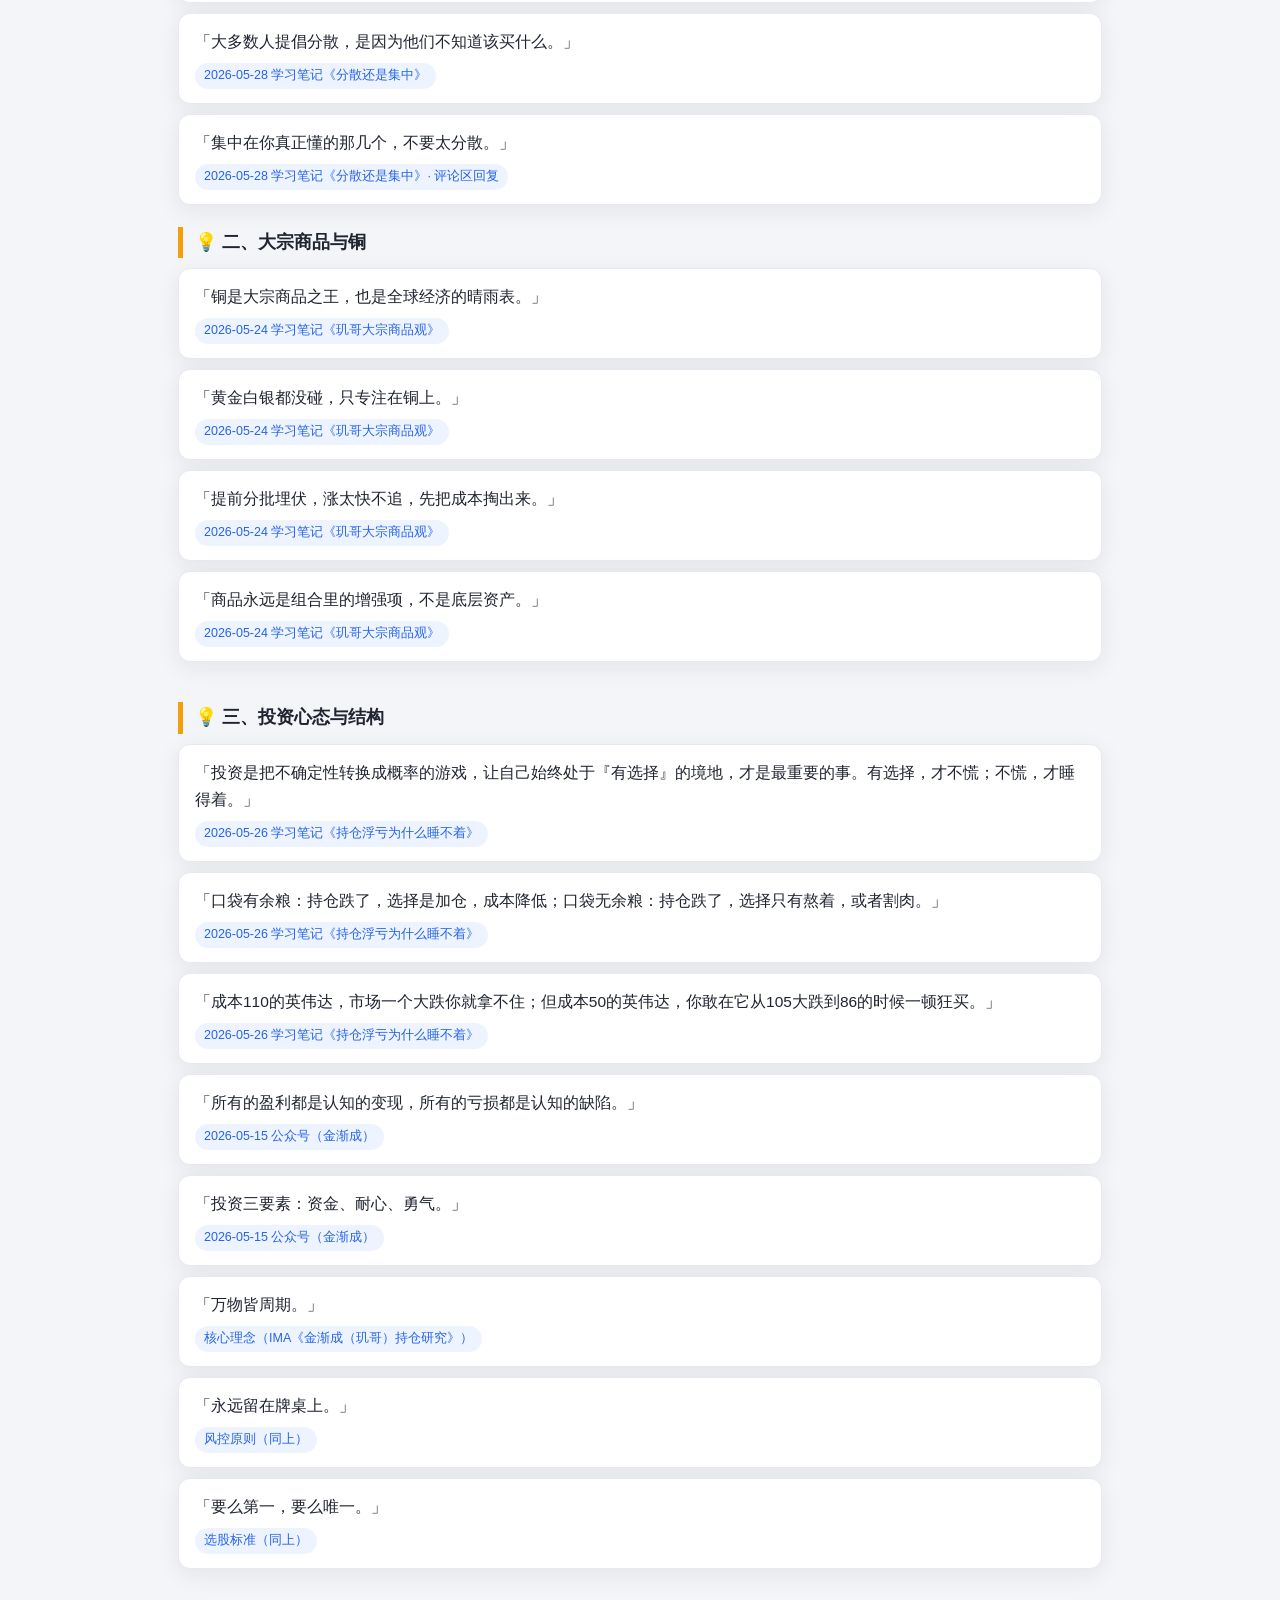
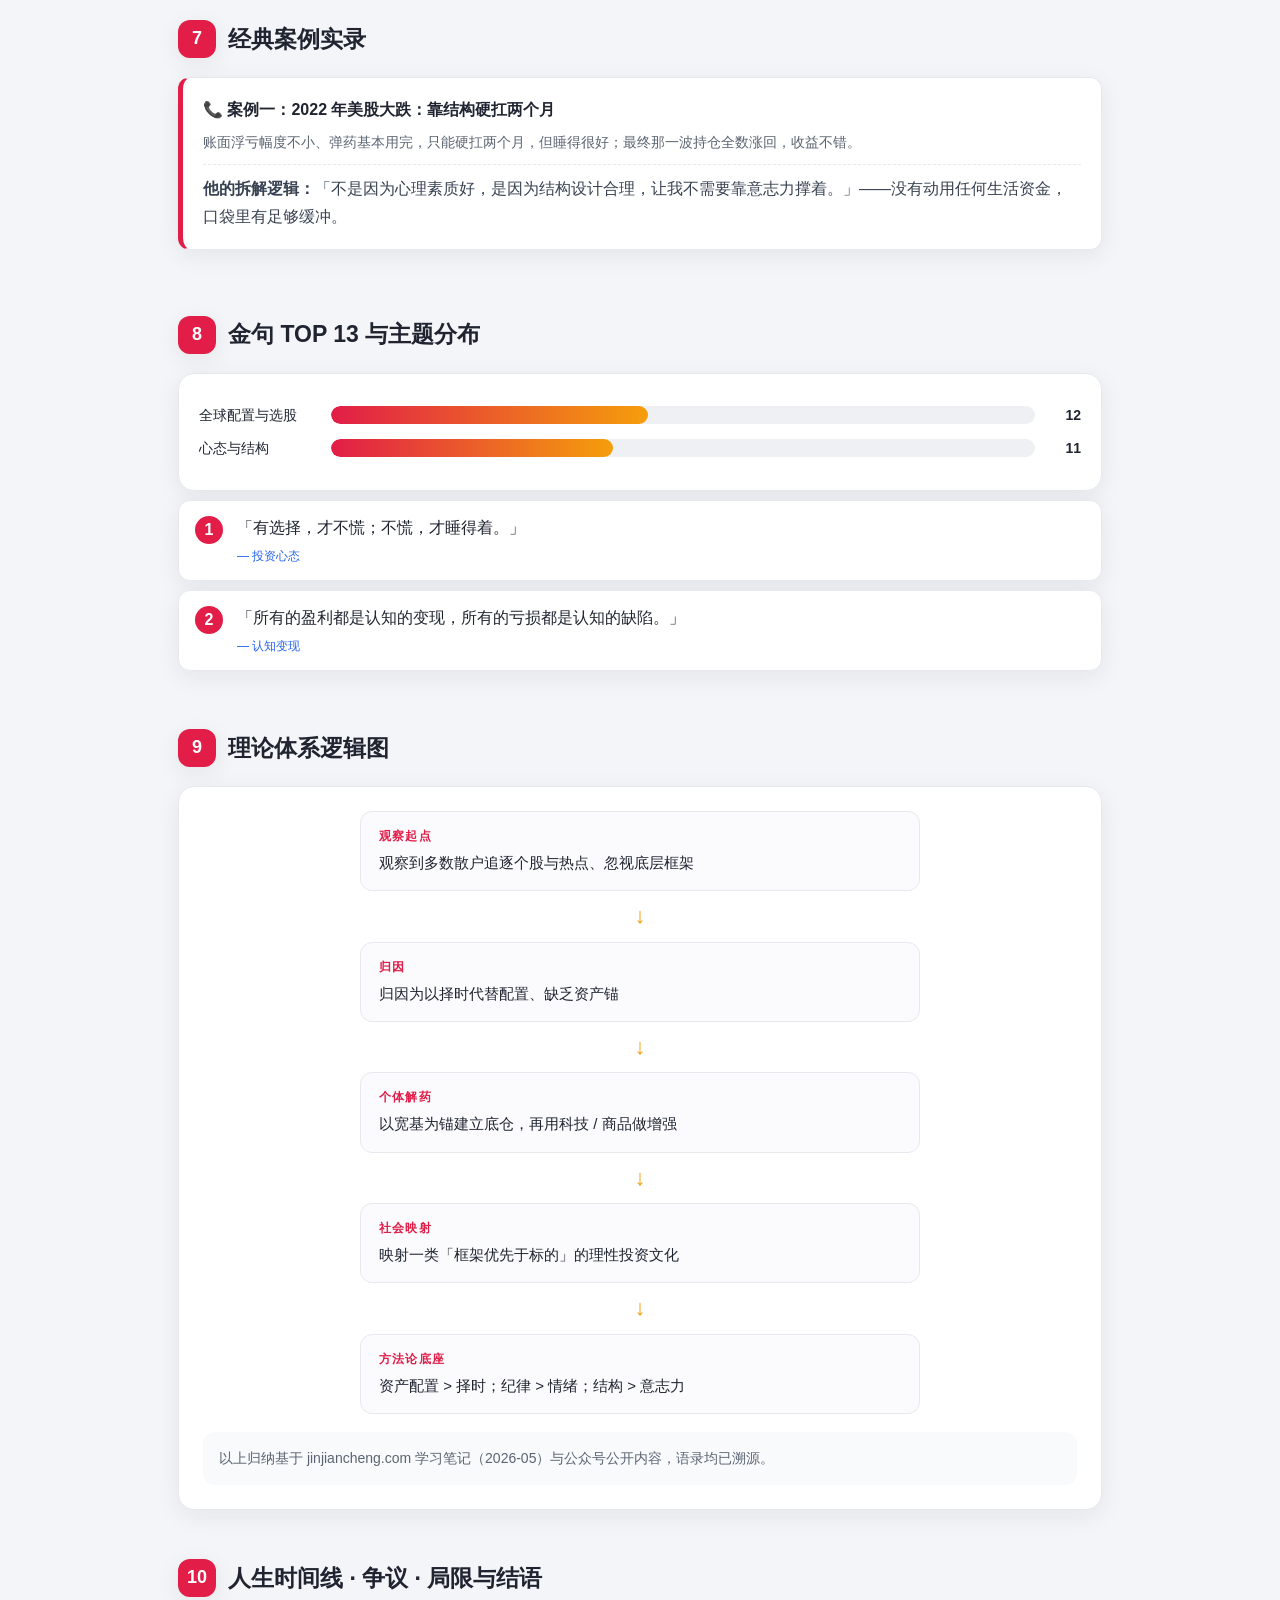
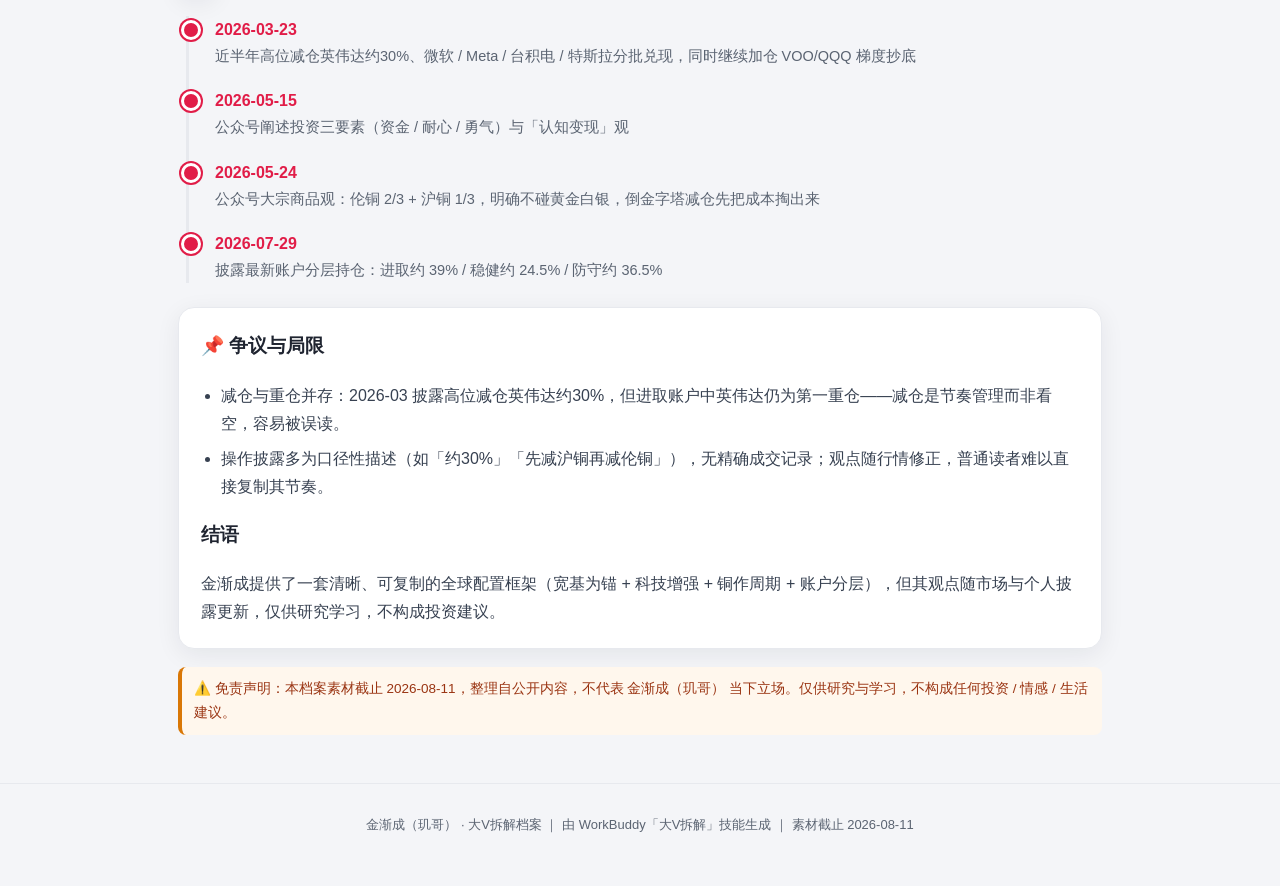
<file: dav/jinjiancheng.html>
<!DOCTYPE html>
<html lang="zh-CN">
<head>
<meta charset="UTF-8">
<meta name="viewport" content="width=device-width, initial-scale=1.0">
<!-- 大V拆解 · 通用档案模板 | 单文件、内联CSS、无外部依赖 -->
<title>金渐成（玑哥） · 大V拆解档案</title>
<style>
:root{
  --bg:#f4f5f8; --surface:#ffffff; --ink:#1f2430; --ink-soft:#5b6472;
  --line:#e7e9ee; --accent:#e11d48; --accent-2:#f59e0b; --accent-3:#2563eb;
  --good:#16a34a; --warn:#d97706; --radius:16px; --shadow:0 6px 24px rgba(20,24,40,.07);
}
*{box-sizing:border-box}
body{margin:0;background:var(--bg);color:var(--ink);font-family:-apple-system,BlinkMacSystemFont,"PingFang SC","Microsoft YaHei","Segoe UI",Roboto,Helvetica,Arial,sans-serif;line-height:1.75;font-size:16px;}
a{color:var(--accent-3);text-decoration:none}
.wrap{max-width:960px;margin:0 auto;padding:0 18px}

/* Header */
header.hero{background:linear-gradient(135deg,#2a1a2e 0%,#7a1f3d 55%,#e11d48 100%);color:#fff;padding:54px 0 46px;position:relative;overflow:hidden}
header.hero::after{content:"";position:absolute;right:-80px;top:-80px;width:300px;height:300px;border-radius:50%;background:rgba(255,255,255,.08)}
header.hero .kicker{letter-spacing:.32em;font-size:12px;opacity:.85;text-transform:uppercase}
header.hero h1{font-size:34px;margin:10px 0 6px;line-height:1.25}
header.hero .sub{font-size:16px;opacity:.92;max-width:680px}
header.hero .meta{margin-top:16px;font-size:13px;opacity:.82}

/* Top nav */
nav.toc{position:sticky;top:0;z-index:20;background:rgba(255,255,255,.92);backdrop-filter:blur(8px);border-bottom:1px solid var(--line);overflow-x:auto}
nav.toc .wrap{display:flex;gap:6px;padding:10px 18px;white-space:nowrap}
nav.toc a{font-size:13px;padding:6px 11px;border-radius:999px;color:var(--ink-soft);background:transparent}
nav.toc a:hover,nav.toc a.active{background:var(--accent);color:#fff}

/* Sections */
section{padding:40px 0 8px;scroll-margin-top:60px}
.sec-head{display:flex;align-items:center;gap:12px;margin-bottom:18px}
.sec-no{flex:0 0 auto;width:38px;height:38px;border-radius:12px;background:var(--accent);color:#fff;display:grid;place-items:center;font-weight:700;font-size:18px;box-shadow:var(--shadow)}
.sec-head h2{font-size:23px;margin:0}
.lead{color:var(--ink-soft);margin:0 0 18px}

/* Cards grid */
.grid{display:grid;grid-template-columns:repeat(2,1fr);gap:16px}
.card{background:var(--surface);border:1px solid var(--line);border-radius:var(--radius);padding:20px;box-shadow:var(--shadow)}
.card .ico{font-size:26px}
.card h3{margin:8px 0 6px;font-size:18px}
.card .one{font-weight:700;color:var(--ink)}
.card .logic{color:var(--ink-soft);font-size:14.5px;margin:10px 0 0}
.warnbox{margin-top:12px;font-size:13.5px;background:#fff7ed;border-left:4px solid var(--warn);color:#9a3412;padding:10px 12px;border-radius:8px}

/* Profile */
.profile{display:grid;grid-template-columns:1fr 1fr;gap:10px 26px;background:var(--surface);border:1px solid var(--line);border-radius:var(--radius);padding:22px;box-shadow:var(--shadow)}
.profile div{display:flex;gap:8px;border-bottom:1px dashed var(--line);padding:8px 0}
.profile .k{color:var(--ink-soft);flex:0 0 92px}
.profile .v{font-weight:600}

/* Dictionary */
.dict{display:grid;grid-template-columns:repeat(2,1fr);gap:12px}
.dict .term{background:var(--surface);border:1px solid var(--line);border-radius:12px;padding:14px 16px;box-shadow:var(--shadow)}
.dict .term b{color:var(--accent);font-size:16px}
.dict .term p{margin:6px 0 0;font-size:14.5px;color:var(--ink-soft)}

/* Quotes */
.qcat{margin:22px 0 10px;font-size:18px;font-weight:700;border-left:5px solid var(--accent-2);padding-left:12px}
.quote{background:var(--surface);border:1px solid var(--line);border-radius:12px;padding:14px 16px;margin:10px 0;box-shadow:var(--shadow);position:relative}
.quote .txt{font-size:15.5px}
.quote .src{display:inline-block;margin-top:8px;font-size:12.5px;color:var(--accent-3);background:#eef4ff;padding:2px 9px;border-radius:999px}

/* Cases */
.case{background:var(--surface);border:1px solid var(--line);border-left:5px solid var(--accent);border-radius:12px;padding:18px 20px;margin:16px 0;box-shadow:var(--shadow)}
.case .ttl{font-weight:700;font-size:16px;margin-bottom:6px}
.case .who{color:var(--ink-soft);font-size:14px}
.case .logic{margin-top:10px;padding-top:10px;border-top:1px dashed var(--line);color:#374151}

/* Top quotes */
.topq{counter-reset:q;list-style:none;padding:0;margin:0}
.topq li{display:flex;gap:14px;align-items:flex-start;background:var(--surface);border:1px solid var(--line);border-radius:12px;padding:13px 16px;margin:9px 0;box-shadow:var(--shadow)}
.topq li::before{counter-increment:q;content:counter(q);flex:0 0 auto;width:28px;height:28px;border-radius:50%;background:var(--accent);color:#fff;display:grid;place-items:center;font-weight:700;margin-top:2px}
.topq .tag{display:block;font-size:12px;color:var(--accent-3);margin-top:4px}

/* Distribution bars */
.dist{background:var(--surface);border:1px solid var(--line);border-radius:var(--radius);padding:20px;box-shadow:var(--shadow)}
.dist .row{display:flex;align-items:center;gap:12px;margin:9px 0}
.dist .lab{flex:0 0 120px;font-size:14px}
.dist .bar{flex:1;height:18px;background:#eef0f4;border-radius:999px;overflow:hidden}
.dist .fill{height:100%;background:linear-gradient(90deg,var(--accent),var(--accent-2));border-radius:999px}
.dist .num{flex:0 0 34px;text-align:right;font-weight:700;font-size:14px}

/* Logic flow */
.flow{background:var(--surface);border:1px solid var(--line);border-radius:var(--radius);padding:24px;box-shadow:var(--shadow)}
.flow .step{position:relative;padding:14px 18px;border-radius:12px;background:#fbfbfd;border:1px solid var(--line);margin:0 auto;max-width:560px}
.flow .step .lab{font-size:12px;letter-spacing:.1em;color:var(--accent);font-weight:700}
.flow .step .body{font-size:15px;margin-top:3px}
.flow .arrow{text-align:center;color:var(--accent-2);font-size:22px;margin:6px 0}
.flow .note{margin-top:18px;font-size:14px;color:var(--ink-soft);background:#f8fafc;border-radius:12px;padding:14px 16px}

/* Timeline */
.tl{position:relative;margin-left:8px;padding-left:26px;border-left:3px solid var(--line)}
.tl .ev{position:relative;margin:0 0 18px}
.tl .ev::before{content:"";position:absolute;left:-34px;top:4px;width:14px;height:14px;border-radius:50%;background:var(--accent);border:3px solid #fff;box-shadow:0 0 0 2px var(--accent)}
.tl .yr{font-weight:700;color:var(--accent)}
.tl .desc{color:var(--ink-soft);font-size:14.5px}

/* Controversy */
.contro{background:var(--surface);border:1px solid var(--line);border-radius:var(--radius);padding:22px;box-shadow:var(--shadow)}
.contro h3{margin-top:0}
.contro ul{margin:8px 0 0;padding-left:20px}
.contro li{margin:7px 0;color:#374151}

footer{margin-top:40px;padding:30px 0 50px;color:var(--ink-soft);font-size:13px;text-align:center;border-top:1px solid var(--line)}

@media(max-width:680px){
  .grid,.dict,.profile{grid-template-columns:1fr}
  header.hero h1{font-size:27px}
  .dist .lab{flex-basis:90px}
}
</style>
</head>
<body>
<a href="../index.html" style="position:fixed;left:14px;top:14px;z-index:60;background:#fff;color:#e11d48;border:1px solid #e7e9ee;border-radius:999px;padding:6px 14px;font-size:13px;font-weight:700;box-shadow:0 4px 14px rgba(20,24,40,.12);text-decoration:none;font-family:-apple-system,'PingFang SC','Microsoft YaHei',sans-serif">← 返回投资跟踪站</a>

<header class="hero">
  <div class="wrap">
    <div class="kicker">财经·全球资产配置 · 大V拆解</div>
    <h1>金渐成（玑哥）</h1>
    <div class="sub">全球资产配置者（玑哥） —— 以美股宽基+科技龙头为锚、铜作周期增强的多账户分层投资者</div>
    <div class="meta">资料来源：jinjiancheng.com（公众号《金渐成》《天机奇谈》《生玑伯伯》全文存档）· 学习笔记系列（2026-05） · IMA《金渐成（玑哥）持仓研究》（东汉文舒，2026-07-01）｜ 收录语录 16+ 条</div>
  </div>
</header>

<nav class="toc">
  <div class="wrap">
    <a href="#s1">一、人物画像</a>
    <a href="#s2">二、认知总览</a>
    <a href="#s3">三、心智模型</a>
    <a href="#s4">四、黑话体系</a>
    <a href="#s5">五、表达DNA</a>
    <a href="#s6">六、语录大全</a>
    <a href="#s7">七、案例实录</a>
    <a href="#s8">八、金句TOP</a>
    <a href="#s9">九、逻辑闭环</a>
    <a href="#s10">十、时间线·争议</a>
  </div>
</nav>

<main class="wrap">

  <!-- 一、人物画像 -->
  <section id="s1">
    <div class="sec-head"><div class="sec-no">1</div><h2>人物画像：金渐成（玑哥）是谁</h2></div>
    <p class="lead">金渐成（网名玑哥）是微信公众号《金渐成》《天机奇谈》《生玑伯伯》的作者，长期从事美股、港股、比特币、黄金、房地产等领域的投资观察与实战记录，以全球资产配置为核心框架，公开分享账户分层持仓与方法论。本档案语录均溯源至 jinjiancheng.com 存档。</p>
    <div class="profile">
      <div><span class="k">本名 / 笔名</span><span class="v">金渐成（笔名「玑哥」）</span></div>
      <div><span class="k">年龄 / 籍贯</span><span class="v">（待补充）</span></div>
      <div><span class="k">职业轨迹</span><span class="v">个人投资者 / 全球配置框架分享者；公众号自2021年起累计发文 762 篇</span></div>
      <div><span class="k">核心标签</span><span class="v">实战派 · 反共识 · 风险第一 · 周期研究者</span></div>
      <div><span class="k">预判战绩</span><span class="v">多次提前预判房地产拐点、美联储降息、比特币周期、美股回调</span></div>
      <div><span class="k">代表平台</span><span class="v">jinjiancheng.com、微信公众号（金渐成 / 天机奇谈 / 生玑伯伯）</span></div>
      <div><span class="k">当前状态</span><span class="v">持续更新中（2026-06 起明确减少更新频率）</span></div>
    </div>
    <div class="warnbox">⚠️ 重要背景：公开分享多账户分层持仓与商品框架，内容以观点与方法论为主；持仓为披露口径，非实时行情。语录均已溯源至 jinjiancheng.com 文章存档与学习笔记。</div>
  </section>

  <!-- 二、认知总览 -->
  <section id="s2">
    <div class="sec-head"><div class="sec-no">2</div><h2>认知操作系统总览（心智模型地图）</h2></div>
    <p class="lead">其「认知操作系统」可提炼为若干相互支撑的心智模型：</p>
    <div class="grid">
      <!-- 复制此卡片块以新增模型 -->
      <div class="card">
        <div class="ico">🔄</div>
        <h3>宽基为锚</h3>
        <div class="one">以美股宽基（纳指100 / 标普500）作为组合压舱石</div>
        <div class="logic">用低费率指数覆盖大盘 Beta，降低个股踩雷风险</div>
      </div>
      <div class="card">
        <div class="ico">🔥</div>
        <h3>科技 / AI 主线增强</h3>
        <div class="one">在宽基之上叠加科技七巨头与 AI 龙头</div>
        <div class="logic">用 NVDA/TSM/AVGO 等捕捉 AI 周期超额收益</div>
      </div>
      
      <div class="card">
        <div class="ico">🔗</div>
<h3>铜作周期增强</h3>
        <div class="one">伦铜 2/3 + 沪铜 1/3，只押铜、不碰金银</div>
<div class="logic">以「短期看降息、中长期看复苏和需求」的两段式框架做周期增强，倒金字塔减仓先把成本掏出来。</div>
      </div>
      <div class="card">
        <div class="ico">🌏</div>
        <h3>国际账户</h3>
        <div class="one">第四层：腾讯港股 + 日 / 英 / 印 / 韩分散</div>
        <div class="logic">腾讯(0700.HK) 200港元建仓、约460负成本、仅留3成；日本最强、英国富时100、印度微亏、韩国未参与；伦铜期货已清仓（获利约4.4倍）。</div>
      </div>
      <div class="card">
        <div class="ico">♾️</div>
        <h3>万物皆周期</h3>
        <div class="one">一切资产都有周期，周期是核心认知框架</div>
        <div class="logic">风控第一、永不满仓（7-7.5成常设、极端8.5成）；「永远留在牌桌上」比精准择时更重要。</div>
      </div>
    </div>
  </section>

  <!-- 三、心智模型详解 -->
  <section id="s3">
    <div class="sec-head"><div class="sec-no">3</div><h2>核心心智模型详解</h2></div>
    <div class="grid">
      <div class="card">
        <div class="ico">①</div>
        <h3>宽基为锚</h3>
        <div class="one">一句话：以美股宽基（纳指100 / 标普500）作为组合压舱石</div>
        <div class="logic"><b>核心逻辑：</b>先建立指数底仓，再在之上叠加增强——「普通人如果水平很一般，持有纳指100 + 标普500这两个宽基指数ETF还是很好的。」</div>
        <div class="warnbox">⚠️ 局限：宽基无法捕捉结构性超额收益，需主动增强补位。</div>
      </div>
      
      <div class="card">
        <div class="ico">②</div>
<h3>科技 / AI 主线增强</h3>
<div class="one">一句话：在宽基之上叠加科技七巨头与 AI 龙头</div>
<div class="logic"><b>核心逻辑：</b>认定 AI 是中期最强产业趋势，于进取账户集中配置 NVDA/TSM/AVGO 等龙头。</div>
<div class="warnbox">⚠️ 局限：科技高波动，仓位需与防守 / 稳健账户分层隔离。</div>
      </div>
      <!-- ... 其余模型详解卡片 ... -->
    </div>
  </section>

  <!-- 四、黑话体系 -->
  <section id="s4">
    <div class="sec-head"><div class="sec-no">4</div><h2>黑话体系与术语图谱</h2></div>
    <p class="lead">其圈层常用以下术语建立认同：</p>
    <div class="dict">
      <div class="term"><b>宽基为锚</b><p>以纳指100 / 标普500 等宽基指数作为组合底仓的提法</p></div>
      <div class="term"><b>账户分层</b><p>将资金分为进取 / 稳健 / 防守 / 国际四类账户分别管理的纪律</p></div>
      <div class="term"><b>国际账户</b><p>第四层：以腾讯港股为核心、叠加日 / 英 / 印 / 韩区域分散的离岸配置</p></div>
      <div class="term"><b>万物皆周期</b><p>一切资产都有周期，周期是核心认知框架；风控第一、永不满仓</p></div>
      <!-- ... 其余词条 ... -->
    </div>
  </section>

  <!-- 五、表达DNA -->
  <section id="s5">
    <div class="sec-head"><div class="sec-no">5</div><h2>标志性表达 DNA</h2></div>
    <p class="lead">其标志性表达（均溯源至公众号文章 / 学习笔记）：</p>
    <div class="dict">
      <div class="term"><b>「不懂就买指数，懂了再谈集中」</b><p>宽基是普通人最聪明的分散；认知到位才谈适度集中</p></div>
      <div class="term"><b>「第一兼唯一」</b><p>选股标准——在某个赛道里市占率第一、且很难有第二个颠覆它</p></div>
      <!-- ... 其余句式 ... -->
    </div>
  </section>

  <!-- 六、语录分类大全 -->
  <section id="s6">
    <div class="sec-head"><div class="sec-no">6</div><h2>语录分类大全（核心档案）</h2></div>
    <p class="lead">以下按主题归类，每条均标注出处语境。</p>

    <div class="qcat">💡 一、全球配置与选股哲学</div>
    <div class="quote"><div class="txt">「不懂就买指数，懂了再谈集中。」</div><span class="src">2026-05-28 学习笔记《分散还是集中》</span></div>
    <div class="quote"><div class="txt">「普通人如果水平很一般，持有纳指100 + 标普500这两个宽基指数ETF还是很好的。」</div><span class="src">2026-05-28 学习笔记《分散还是集中》</span></div>
        <div class="quote"><div class="txt">「大多数人提倡分散，是因为他们不知道该买什么。」</div><span class="src">2026-05-28 学习笔记《分散还是集中》</span></div>
    <div class="quote"><div class="txt">「集中在你真正懂的那几个，不要太分散。」</div><span class="src">2026-05-28 学习笔记《分散还是集中》· 评论区回复</span></div>
    <!-- ... 该分类其他语录 ... -->

    <div class="qcat">💡 二、大宗商品与铜</div>
    <div class="quote"><div class="txt">「铜是大宗商品之王，也是全球经济的晴雨表。」</div><span class="src">2026-05-24 学习笔记《玑哥大宗商品观》</span></div>
        <div class="quote"><div class="txt">「黄金白银都没碰，只专注在铜上。」</div><span class="src">2026-05-24 学习笔记《玑哥大宗商品观》</span></div>
    <div class="quote"><div class="txt">「提前分批埋伏，涨太快不追，先把成本掏出来。」</div><span class="src">2026-05-24 学习笔记《玑哥大宗商品观》</span></div>
    <div class="quote"><div class="txt">「商品永远是组合里的增强项，不是底层资产。」</div><span class="src">2026-05-24 学习笔记《玑哥大宗商品观》</span></div>
    <!-- ... -->
  </section>


    <div class="qcat">💡 三、投资心态与结构</div>
    <div class="quote"><div class="txt">「投资是把不确定性转换成概率的游戏，让自己始终处于『有选择』的境地，才是最重要的事。有选择，才不慌；不慌，才睡得着。」</div><span class="src">2026-05-26 学习笔记《持仓浮亏为什么睡不着》</span></div>
    <div class="quote"><div class="txt">「口袋有余粮：持仓跌了，选择是加仓，成本降低；口袋无余粮：持仓跌了，选择只有熬着，或者割肉。」</div><span class="src">2026-05-26 学习笔记《持仓浮亏为什么睡不着》</span></div>
    <div class="quote"><div class="txt">「成本110的英伟达，市场一个大跌你就拿不住；但成本50的英伟达，你敢在它从105大跌到86的时候一顿狂买。」</div><span class="src">2026-05-26 学习笔记《持仓浮亏为什么睡不着》</span></div>
    <div class="quote"><div class="txt">「所有的盈利都是认知的变现，所有的亏损都是认知的缺陷。」</div><span class="src">2026-05-15 公众号（金渐成）</span></div>
    <div class="quote"><div class="txt">「投资三要素：资金、耐心、勇气。」</div><span class="src">2026-05-15 公众号（金渐成）</span></div>
    <div class="quote"><div class="txt">「万物皆周期。」</div><span class="src">核心理念（IMA《金渐成（玑哥）持仓研究》）</span></div>
    <div class="quote"><div class="txt">「永远留在牌桌上。」</div><span class="src">风控原则（同上）</span></div>
    <div class="quote"><div class="txt">「要么第一，要么唯一。」</div><span class="src">选股标准（同上）</span></div>

  <!-- 七、案例实录 -->
  <section id="s7">
    <div class="sec-head"><div class="sec-no">7</div><h2>经典案例实录</h2></div>
    <div class="case">
      <div class="ttl">📞 案例一：2022 年美股大跌：靠结构硬扛两个月</div>
      <div class="who">账面浮亏幅度不小、弹药基本用完，只能硬扛两个月，但睡得很好；最终那一波持仓全数涨回，收益不错。</div>
      <div class="logic"><b>他的拆解逻辑：</b>「不是因为心理素质好，是因为结构设计合理，让我不需要靠意志力撑着。」——没有动用任何生活资金，口袋里有足够缓冲。</div>
    </div>
    <!-- ... 其余案例 ... -->
  </section>

  <!-- 八、金句TOP -->
  <section id="s8">
    <div class="sec-head"><div class="sec-no">8</div><h2>金句 TOP 13 与主题分布</h2></div>
    <div class="dist">
      <div class="row"><div class="lab">全球配置与选股</div><div class="bar"><div class="fill" style="width:45%"></div></div><div class="num">12</div></div>
      <div class="row"><div class="lab">心态与结构</div><div class="bar"><div class="fill" style="width:40%"></div></div><div class="num">11</div></div>
      <!-- ... 其余主题 ... -->
    </div>
    <ol class="topq">
      <li><div>「有选择，才不慌；不慌，才睡得着。」<span class="tag">— 投资心态</span></div></li>
      <li><div>「所有的盈利都是认知的变现，所有的亏损都是认知的缺陷。」<span class="tag">— 认知变现</span></div></li>
      <!-- ... 其余金句 ... -->
    </ol>
  </section>

  <!-- 九、逻辑闭环 -->
  <section id="s9">
    <div class="sec-head"><div class="sec-no">9</div><h2>理论体系逻辑图</h2></div>
    <div class="flow">
      <div class="step"><div class="lab">观察起点</div><div class="body">观察到多数散户追逐个股与热点、忽视底层框架</div></div>
      <div class="arrow">↓</div>
      <div class="step"><div class="lab">归因</div><div class="body">归因为以择时代替配置、缺乏资产锚</div></div>
      <div class="arrow">↓</div>
      <div class="step"><div class="lab">个体解药</div><div class="body">以宽基为锚建立底仓，再用科技 / 商品做增强</div></div>
      <div class="arrow">↓</div>
      <div class="step"><div class="lab">社会映射</div><div class="body">映射一类「框架优先于标的」的理性投资文化</div></div>
      <div class="arrow">↓</div>
      <div class="step"><div class="lab">方法论底座</div><div class="body">资产配置 > 择时；纪律 > 情绪；结构 > 意志力</div></div>
      <div class="note">以上归纳基于 jinjiancheng.com 学习笔记（2026-05）与公众号公开内容，语录均已溯源。</div>
    </div>
  </section>

  <!-- 十、时间线·争议 -->
  <section id="s10">
    <div class="sec-head"><div class="sec-no">10</div><h2>人生时间线 · 争议 · 局限与结语</h2></div>
    <div class="tl">
      <div class="ev"><div class="yr">2026-03-23</div><div class="desc">近半年高位减仓英伟达约30%、微软 / Meta / 台积电 / 特斯拉分批兑现，同时继续加仓 VOO/QQQ 梯度抄底</div></div>
      <div class="ev"><div class="yr">2026-05-15</div><div class="desc">公众号阐述投资三要素（资金 / 耐心 / 勇气）与「认知变现」观</div></div>
            <div class="ev"><div class="yr">2026-05-24</div><div class="desc">公众号大宗商品观：伦铜 2/3 + 沪铜 1/3，明确不碰黄金白银，倒金字塔减仓先把成本掏出来</div></div>
      <div class="ev"><div class="yr">2026-07-29</div><div class="desc">披露最新账户分层持仓：进取约 39% / 稳健约 24.5% / 防守约 36.5%</div></div>
      <!-- ... 其余事件 ... -->
    </div>
    <div class="contro" style="margin-top:24px">
      <h3>📌 争议与局限</h3>
      <ul>
        <li>减仓与重仓并存：2026-03 披露高位减仓英伟达约30%，但进取账户中英伟达仍为第一重仓——减仓是节奏管理而非看空，容易被误读。</li>
        <li>操作披露多为口径性描述（如「约30%」「先减沪铜再减伦铜」），无精确成交记录；观点随行情修正，普通读者难以直接复制其节奏。</li>
      </ul>
      <h3 style="margin-top:18px">结语</h3>
      <p style="color:#374151;margin:6px 0 0">金渐成提供了一套清晰、可复制的全球配置框架（宽基为锚 + 科技增强 + 铜作周期 + 账户分层），但其观点随市场与个人披露更新，仅供研究学习，不构成投资建议。</p>
    </div>
    <div class="warnbox" style="margin-top:18px">⚠️ 免责声明：本档案素材截止 2026-08-11，整理自公开内容，不代表 金渐成（玑哥） 当下立场。仅供研究与学习，不构成任何投资 / 情感 / 生活建议。</div>
  </section>

</main>

<footer>
  金渐成（玑哥） · 大V拆解档案 ｜ 由 WorkBuddy「大V拆解」技能生成 ｜ 素材截止 2026-08-11
</footer>

<script>
// 目录高亮（scrollspy）
const links=[...document.querySelectorAll('nav.toc a')];
const secs=links.map(a=>document.querySelector(a.getAttribute('href')));
const obs=new IntersectionObserver(es=>{
  es.forEach(e=>{if(e.isIntersecting){
    const id='#'+e.target.id;
    links.forEach(l=>l.classList.toggle('active',l.getAttribute('href')===id));
  }});
},{rootMargin:'-45% 0px -50% 0px'});
secs.forEach(s=>s&&obs.observe(s));
</script>
</body>
</html>
</file>
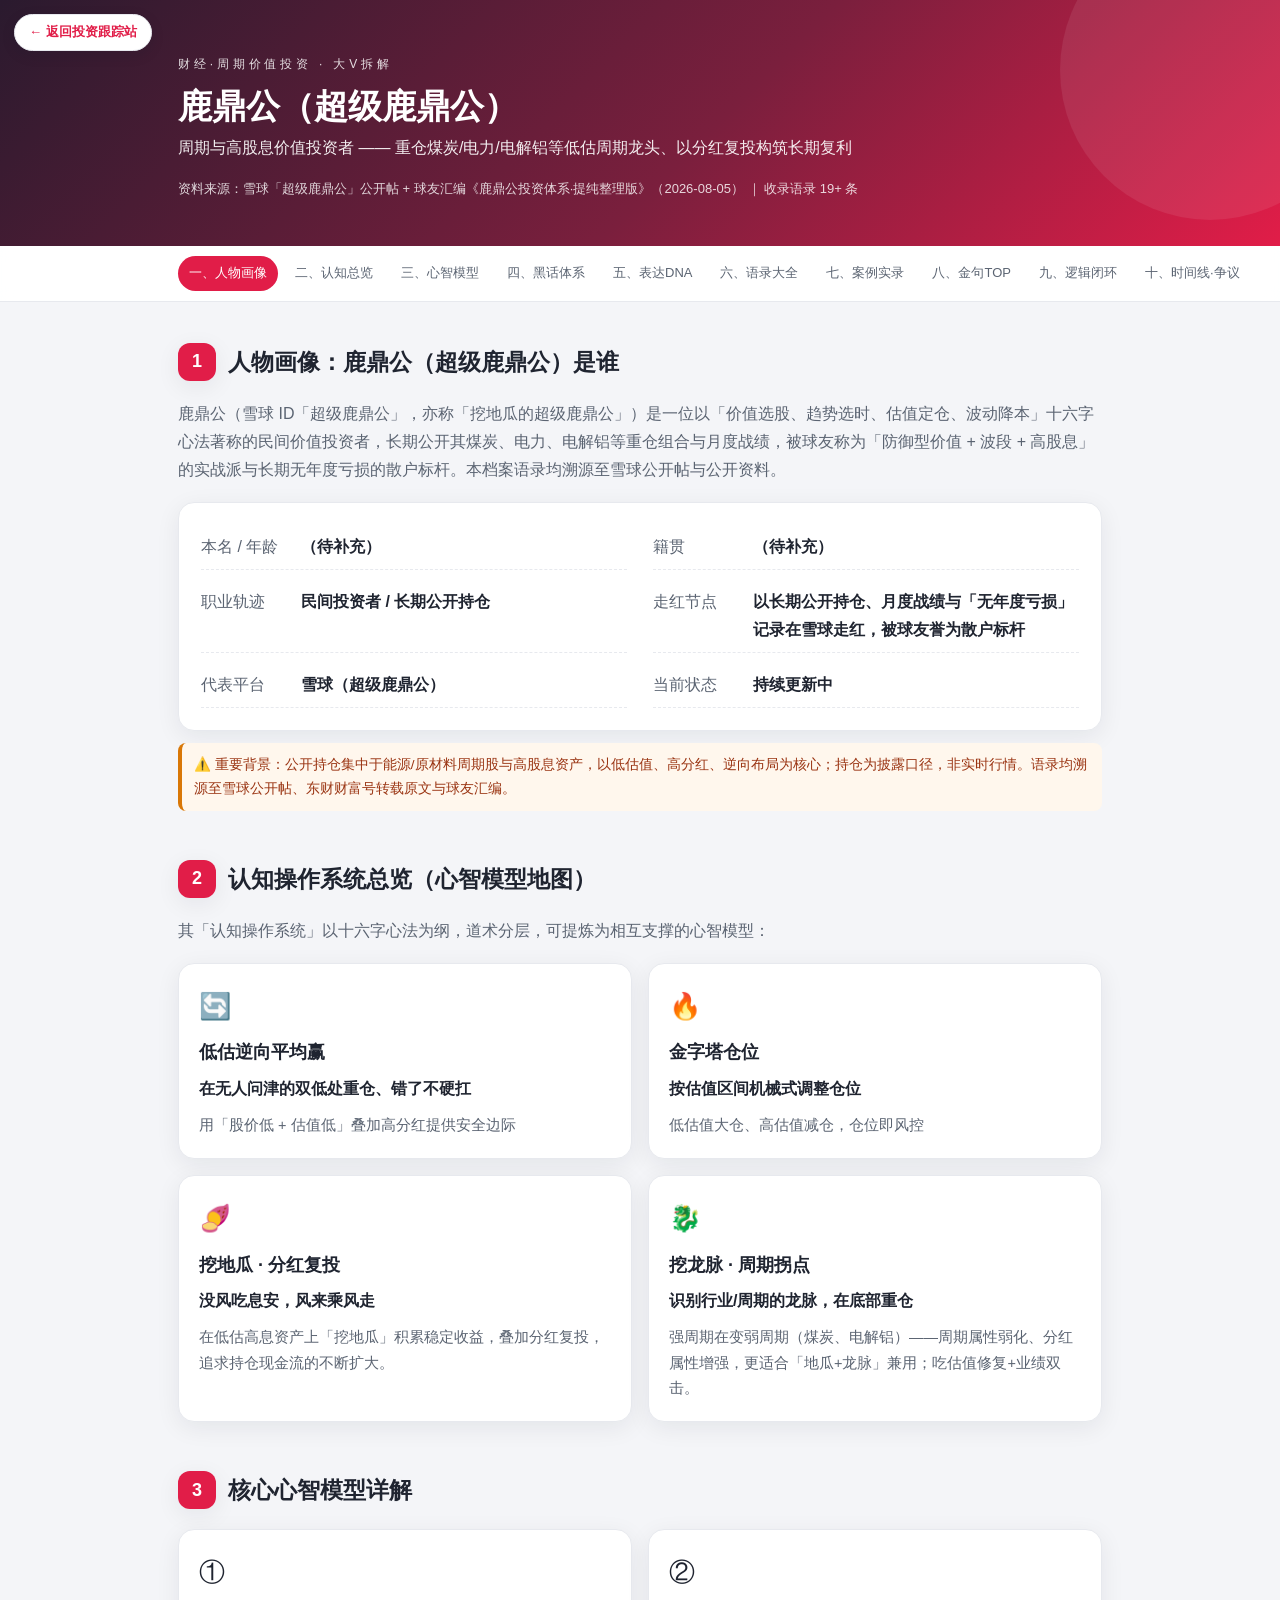
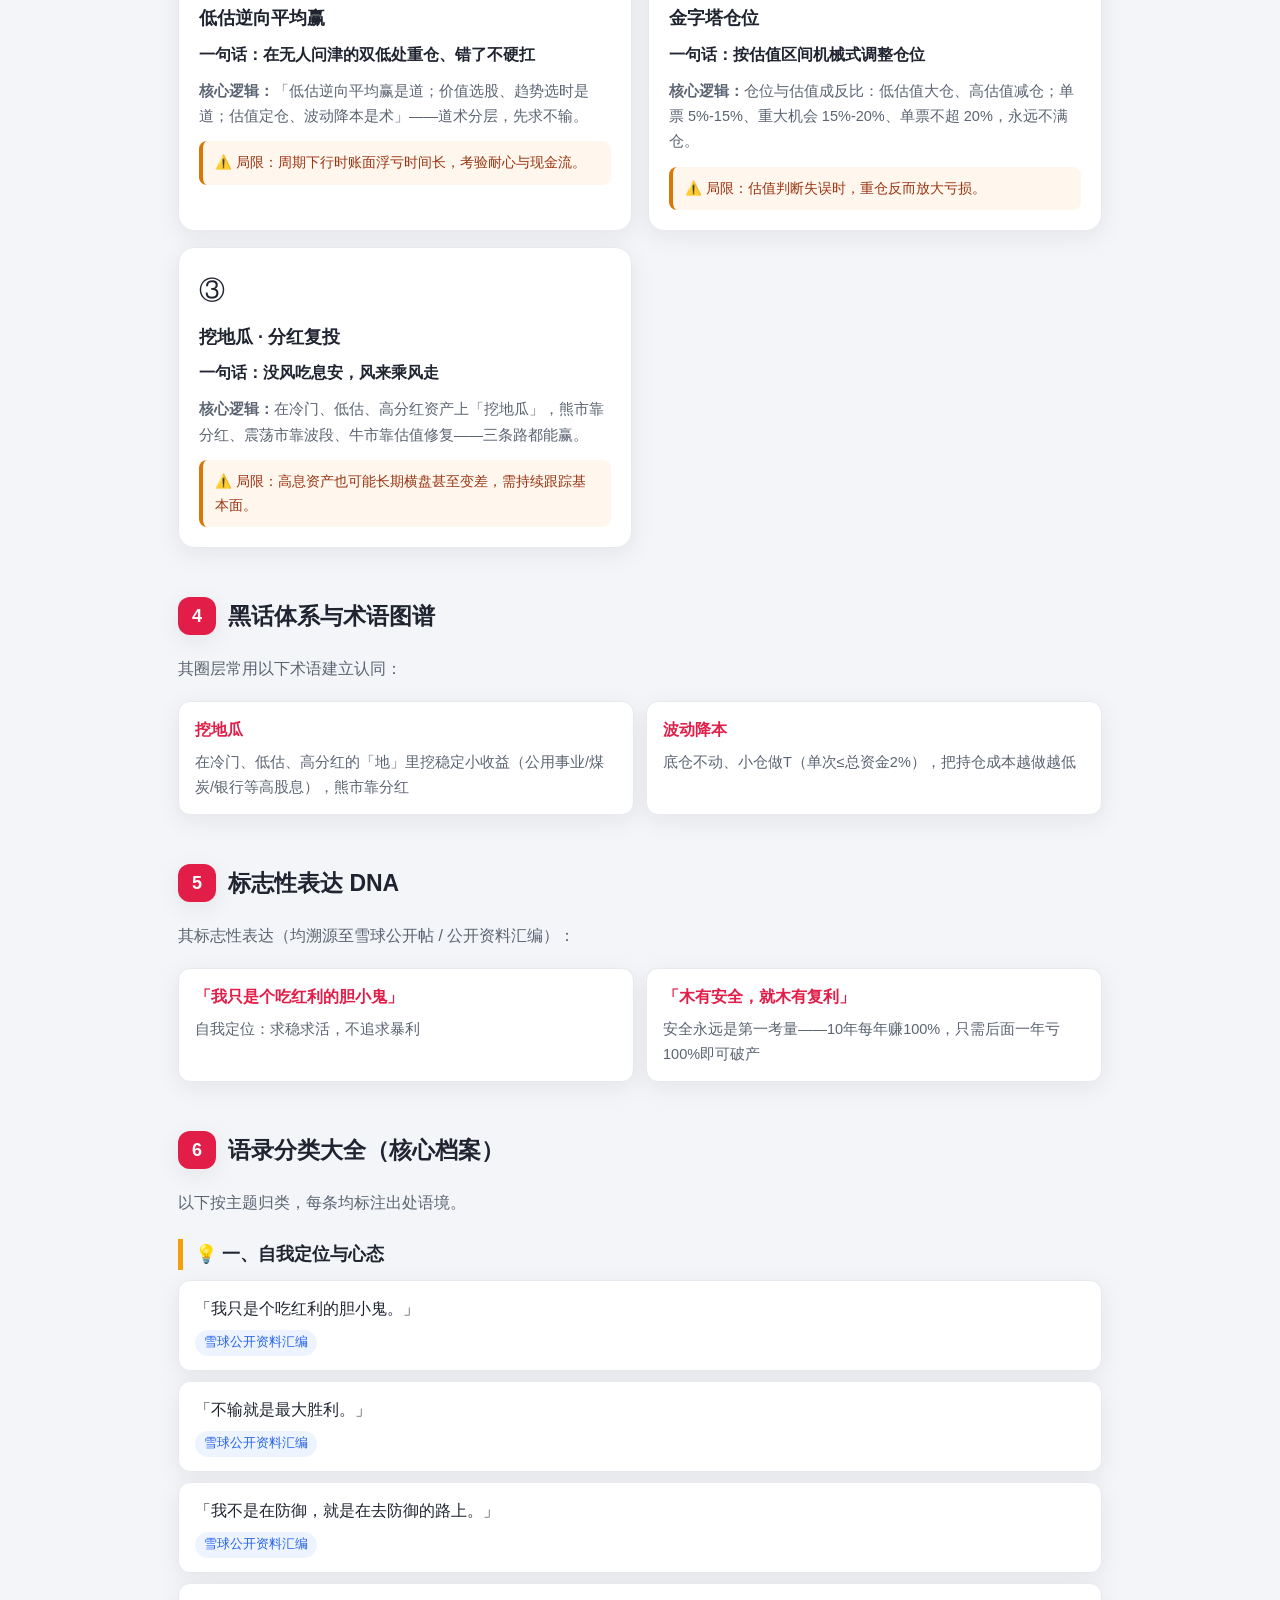
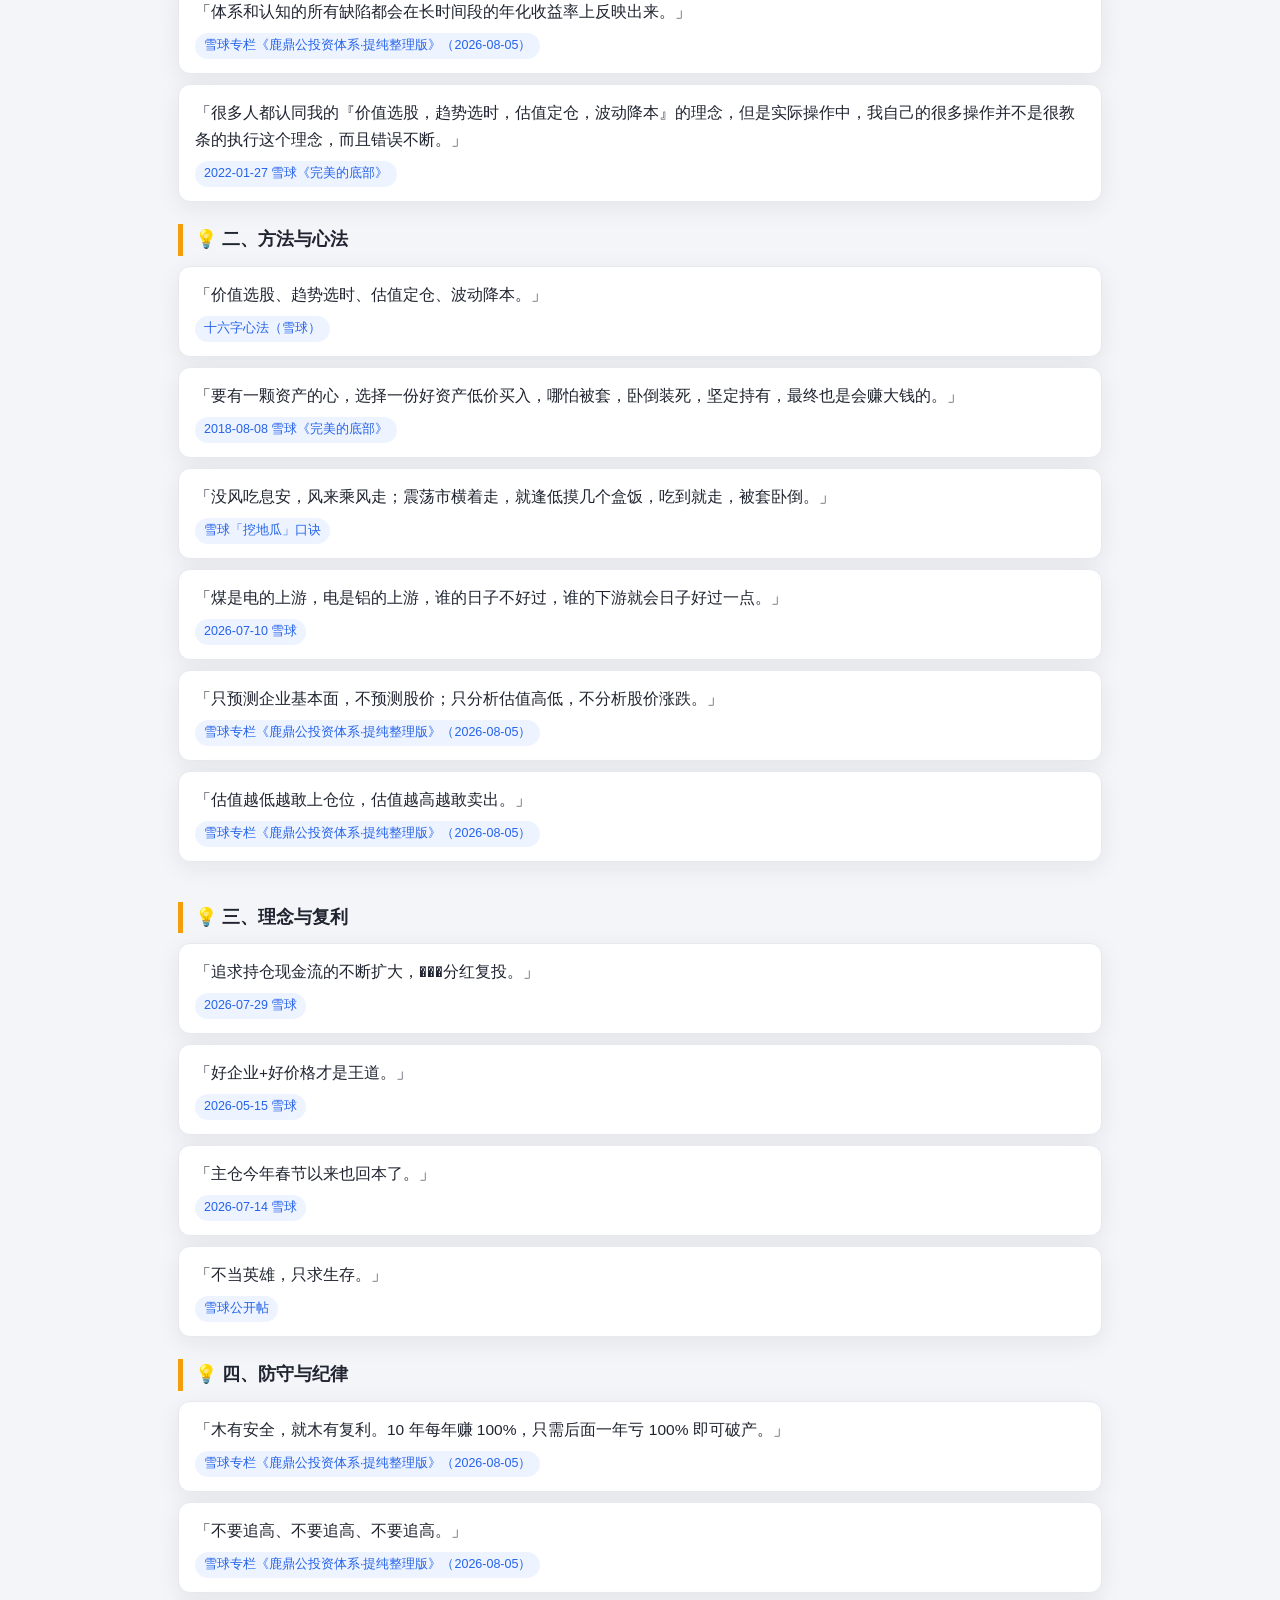
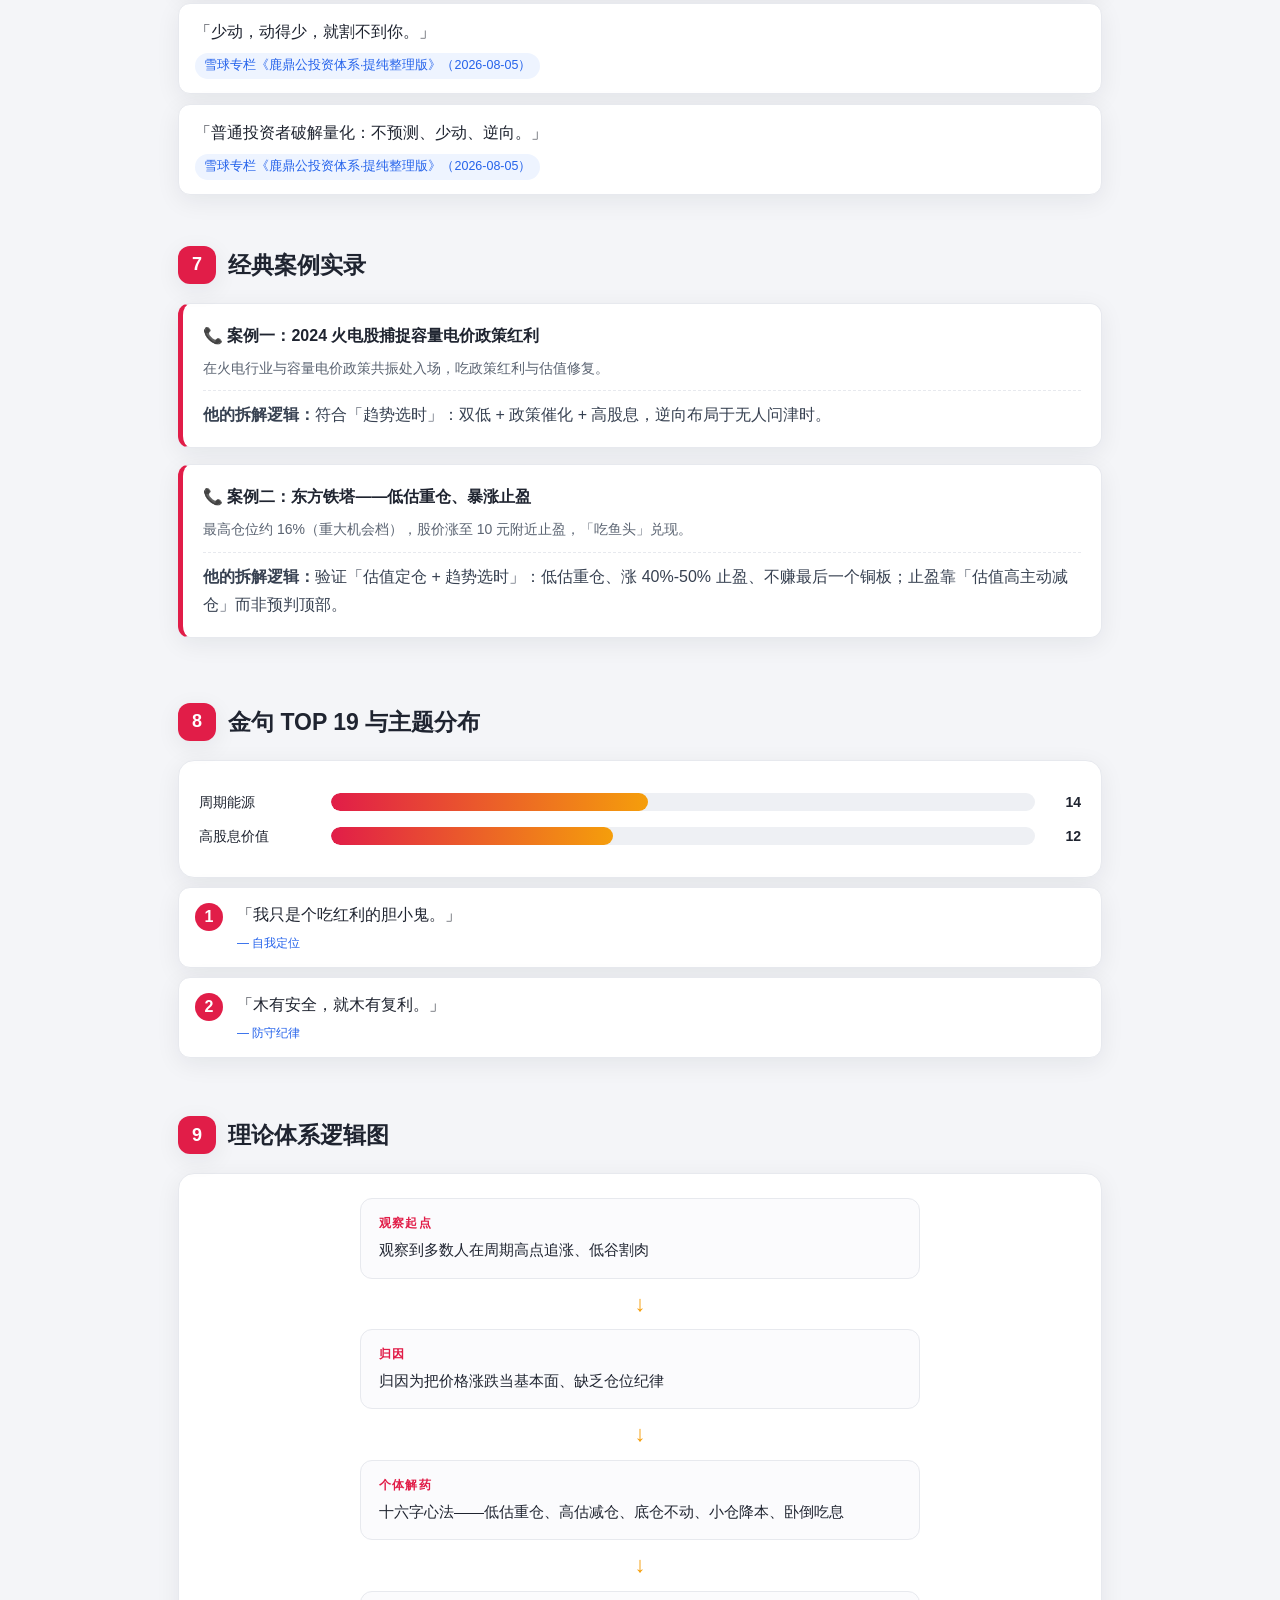
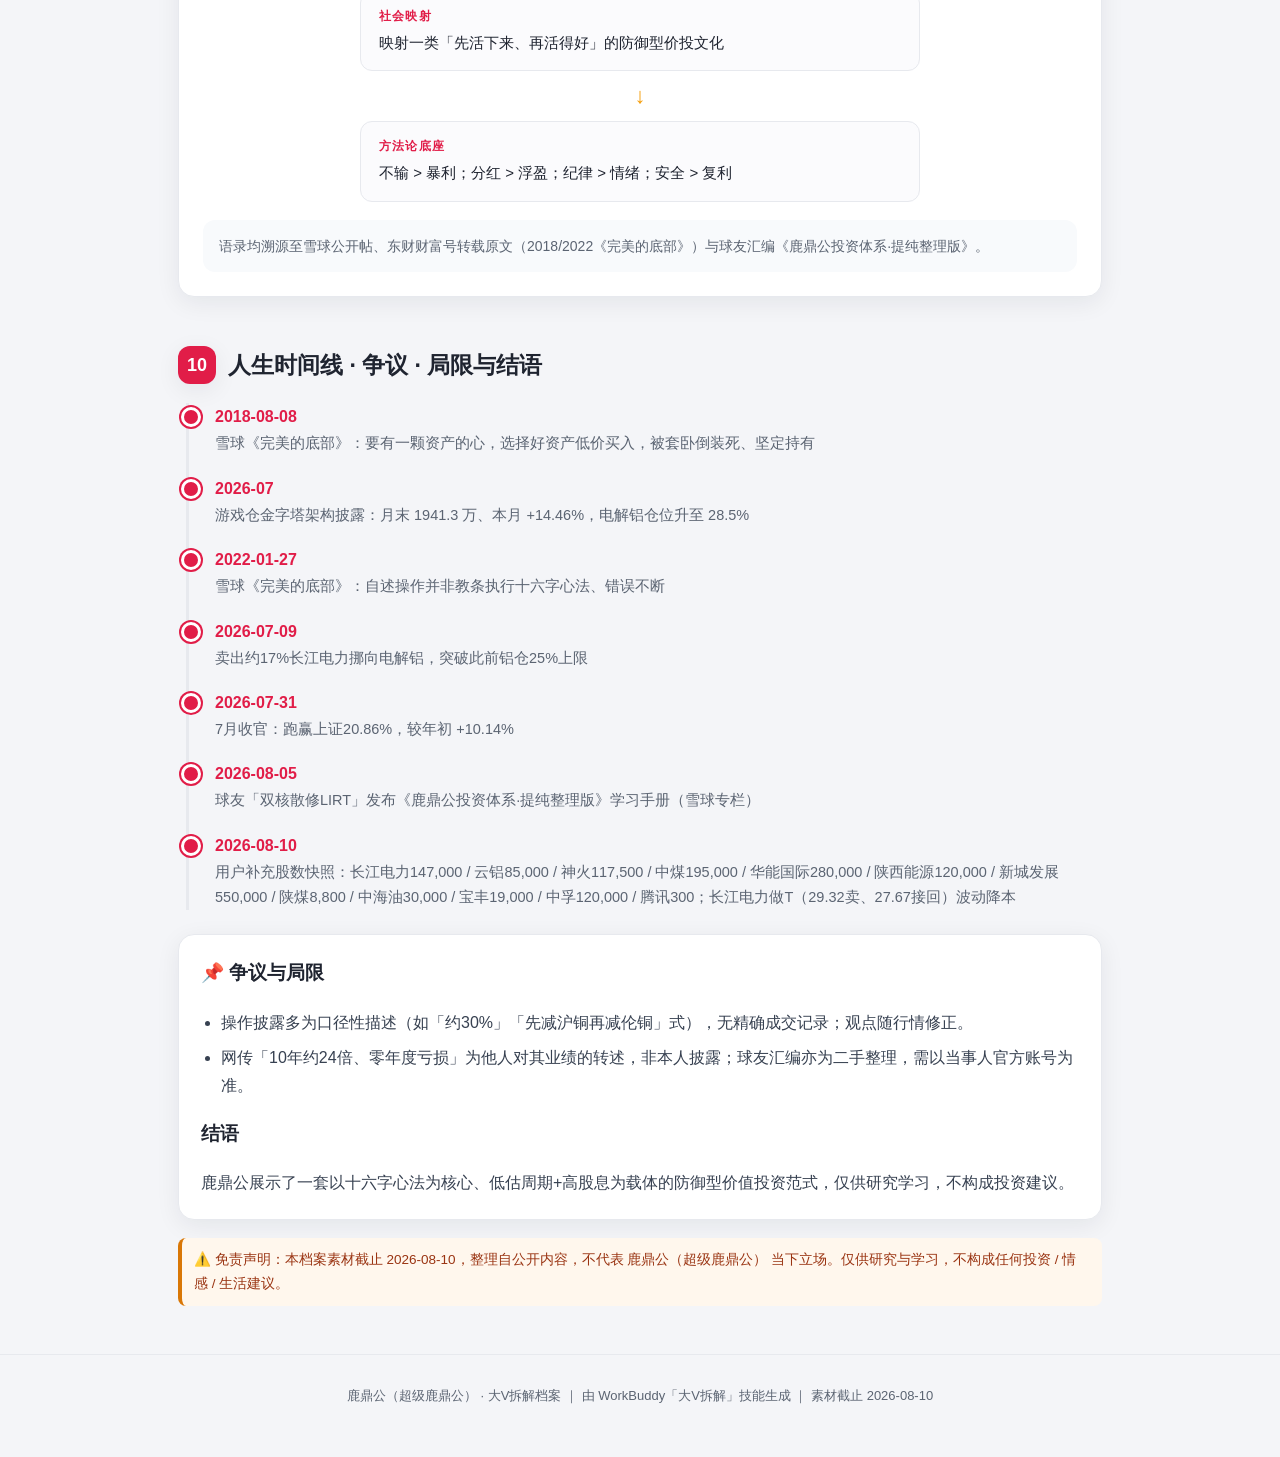
<file: dav/ludinggong.html>
<!DOCTYPE html>
<html lang="zh-CN">
<head>
<meta charset="UTF-8">
<meta name="viewport" content="width=device-width, initial-scale=1.0">
<!-- 大V拆解 · 通用档案模板 | 单文件、内联CSS、无外部依赖 -->
<title>鹿鼎公（超级鹿鼎公） · 大V拆解档案</title>
<style>
:root{
  --bg:#f4f5f8; --surface:#ffffff; --ink:#1f2430; --ink-soft:#5b6472;
  --line:#e7e9ee; --accent:#e11d48; --accent-2:#f59e0b; --accent-3:#2563eb;
  --good:#16a34a; --warn:#d97706; --radius:16px; --shadow:0 6px 24px rgba(20,24,40,.07);
}
*{box-sizing:border-box}
body{margin:0;background:var(--bg);color:var(--ink);font-family:-apple-system,BlinkMacSystemFont,"PingFang SC","Microsoft YaHei","Segoe UI",Roboto,Helvetica,Arial,sans-serif;line-height:1.75;font-size:16px;}
a{color:var(--accent-3);text-decoration:none}
.wrap{max-width:960px;margin:0 auto;padding:0 18px}

/* Header */
header.hero{background:linear-gradient(135deg,#2a1a2e 0%,#7a1f3d 55%,#e11d48 100%);color:#fff;padding:54px 0 46px;position:relative;overflow:hidden}
header.hero::after{content:"";position:absolute;right:-80px;top:-80px;width:300px;height:300px;border-radius:50%;background:rgba(255,255,255,.08)}
header.hero .kicker{letter-spacing:.32em;font-size:12px;opacity:.85;text-transform:uppercase}
header.hero h1{font-size:34px;margin:10px 0 6px;line-height:1.25}
header.hero .sub{font-size:16px;opacity:.92;max-width:680px}
header.hero .meta{margin-top:16px;font-size:13px;opacity:.82}

/* Top nav */
nav.toc{position:sticky;top:0;z-index:20;background:rgba(255,255,255,.92);backdrop-filter:blur(8px);border-bottom:1px solid var(--line);overflow-x:auto}
nav.toc .wrap{display:flex;gap:6px;padding:10px 18px;white-space:nowrap}
nav.toc a{font-size:13px;padding:6px 11px;border-radius:999px;color:var(--ink-soft);background:transparent}
nav.toc a:hover,nav.toc a.active{background:var(--accent);color:#fff}

/* Sections */
section{padding:40px 0 8px;scroll-margin-top:60px}
.sec-head{display:flex;align-items:center;gap:12px;margin-bottom:18px}
.sec-no{flex:0 0 auto;width:38px;height:38px;border-radius:12px;background:var(--accent);color:#fff;display:grid;place-items:center;font-weight:700;font-size:18px;box-shadow:var(--shadow)}
.sec-head h2{font-size:23px;margin:0}
.lead{color:var(--ink-soft);margin:0 0 18px}

/* Cards grid */
.grid{display:grid;grid-template-columns:repeat(2,1fr);gap:16px}
.card{background:var(--surface);border:1px solid var(--line);border-radius:var(--radius);padding:20px;box-shadow:var(--shadow)}
.card .ico{font-size:26px}
.card h3{margin:8px 0 6px;font-size:18px}
.card .one{font-weight:700;color:var(--ink)}
.card .logic{color:var(--ink-soft);font-size:14.5px;margin:10px 0 0}
.warnbox{margin-top:12px;font-size:13.5px;background:#fff7ed;border-left:4px solid var(--warn);color:#9a3412;padding:10px 12px;border-radius:8px}

/* Profile */
.profile{display:grid;grid-template-columns:1fr 1fr;gap:10px 26px;background:var(--surface);border:1px solid var(--line);border-radius:var(--radius);padding:22px;box-shadow:var(--shadow)}
.profile div{display:flex;gap:8px;border-bottom:1px dashed var(--line);padding:8px 0}
.profile .k{color:var(--ink-soft);flex:0 0 92px}
.profile .v{font-weight:600}

/* Dictionary */
.dict{display:grid;grid-template-columns:repeat(2,1fr);gap:12px}
.dict .term{background:var(--surface);border:1px solid var(--line);border-radius:12px;padding:14px 16px;box-shadow:var(--shadow)}
.dict .term b{color:var(--accent);font-size:16px}
.dict .term p{margin:6px 0 0;font-size:14.5px;color:var(--ink-soft)}

/* Quotes */
.qcat{margin:22px 0 10px;font-size:18px;font-weight:700;border-left:5px solid var(--accent-2);padding-left:12px}
.quote{background:var(--surface);border:1px solid var(--line);border-radius:12px;padding:14px 16px;margin:10px 0;box-shadow:var(--shadow);position:relative}
.quote .txt{font-size:15.5px}
.quote .src{display:inline-block;margin-top:8px;font-size:12.5px;color:var(--accent-3);background:#eef4ff;padding:2px 9px;border-radius:999px}

/* Cases */
.case{background:var(--surface);border:1px solid var(--line);border-left:5px solid var(--accent);border-radius:12px;padding:18px 20px;margin:16px 0;box-shadow:var(--shadow)}
.case .ttl{font-weight:700;font-size:16px;margin-bottom:6px}
.case .who{color:var(--ink-soft);font-size:14px}
.case .logic{margin-top:10px;padding-top:10px;border-top:1px dashed var(--line);color:#374151}

/* Top quotes */
.topq{counter-reset:q;list-style:none;padding:0;margin:0}
.topq li{display:flex;gap:14px;align-items:flex-start;background:var(--surface);border:1px solid var(--line);border-radius:12px;padding:13px 16px;margin:9px 0;box-shadow:var(--shadow)}
.topq li::before{counter-increment:q;content:counter(q);flex:0 0 auto;width:28px;height:28px;border-radius:50%;background:var(--accent);color:#fff;display:grid;place-items:center;font-weight:700;margin-top:2px}
.topq .tag{display:block;font-size:12px;color:var(--accent-3);margin-top:4px}

/* Distribution bars */
.dist{background:var(--surface);border:1px solid var(--line);border-radius:var(--radius);padding:20px;box-shadow:var(--shadow)}
.dist .row{display:flex;align-items:center;gap:12px;margin:9px 0}
.dist .lab{flex:0 0 120px;font-size:14px}
.dist .bar{flex:1;height:18px;background:#eef0f4;border-radius:999px;overflow:hidden}
.dist .fill{height:100%;background:linear-gradient(90deg,var(--accent),var(--accent-2));border-radius:999px}
.dist .num{flex:0 0 34px;text-align:right;font-weight:700;font-size:14px}

/* Logic flow */
.flow{background:var(--surface);border:1px solid var(--line);border-radius:var(--radius);padding:24px;box-shadow:var(--shadow)}
.flow .step{position:relative;padding:14px 18px;border-radius:12px;background:#fbfbfd;border:1px solid var(--line);margin:0 auto;max-width:560px}
.flow .step .lab{font-size:12px;letter-spacing:.1em;color:var(--accent);font-weight:700}
.flow .step .body{font-size:15px;margin-top:3px}
.flow .arrow{text-align:center;color:var(--accent-2);font-size:22px;margin:6px 0}
.flow .note{margin-top:18px;font-size:14px;color:var(--ink-soft);background:#f8fafc;border-radius:12px;padding:14px 16px}

/* Timeline */
.tl{position:relative;margin-left:8px;padding-left:26px;border-left:3px solid var(--line)}
.tl .ev{position:relative;margin:0 0 18px}
.tl .ev::before{content:"";position:absolute;left:-34px;top:4px;width:14px;height:14px;border-radius:50%;background:var(--accent);border:3px solid #fff;box-shadow:0 0 0 2px var(--accent)}
.tl .yr{font-weight:700;color:var(--accent)}
.tl .desc{color:var(--ink-soft);font-size:14.5px}

/* Controversy */
.contro{background:var(--surface);border:1px solid var(--line);border-radius:var(--radius);padding:22px;box-shadow:var(--shadow)}
.contro h3{margin-top:0}
.contro ul{margin:8px 0 0;padding-left:20px}
.contro li{margin:7px 0;color:#374151}

footer{margin-top:40px;padding:30px 0 50px;color:var(--ink-soft);font-size:13px;text-align:center;border-top:1px solid var(--line)}

@media(max-width:680px){
  .grid,.dict,.profile{grid-template-columns:1fr}
  header.hero h1{font-size:27px}
  .dist .lab{flex-basis:90px}
}
</style>
</head>
<body>
<a href="../index.html" style="position:fixed;left:14px;top:14px;z-index:60;background:#fff;color:#e11d48;border:1px solid #e7e9ee;border-radius:999px;padding:6px 14px;font-size:13px;font-weight:700;box-shadow:0 4px 14px rgba(20,24,40,.12);text-decoration:none;font-family:-apple-system,'PingFang SC','Microsoft YaHei',sans-serif">← 返回投资跟踪站</a>

<header class="hero">
  <div class="wrap">
    <div class="kicker">财经·周期价值投资 · 大V拆解</div>
    <h1>鹿鼎公（超级鹿鼎公）</h1>
    <div class="sub">周期与高股息价值投资者 —— 重仓煤炭/电力/电解铝等低估周期龙头、以分红复投构筑长期复利</div>
    <div class="meta">资料来源：雪球「超级鹿鼎公」公开帖 + 球友汇编《鹿鼎公投资体系·提纯整理版》（2026-08-05） ｜ 收录语录 19+ 条</div>
  </div>
</header>

<nav class="toc">
  <div class="wrap">
    <a href="#s1">一、人物画像</a>
    <a href="#s2">二、认知总览</a>
    <a href="#s3">三、心智模型</a>
    <a href="#s4">四、黑话体系</a>
    <a href="#s5">五、表达DNA</a>
    <a href="#s6">六、语录大全</a>
    <a href="#s7">七、案例实录</a>
    <a href="#s8">八、金句TOP</a>
    <a href="#s9">九、逻辑闭环</a>
    <a href="#s10">十、时间线·争议</a>
  </div>
</nav>

<main class="wrap">

  <!-- 一、人物画像 -->
  <section id="s1">
    <div class="sec-head"><div class="sec-no">1</div><h2>人物画像：鹿鼎公（超级鹿鼎公）是谁</h2></div>
    <p class="lead">鹿鼎公（雪球 ID「超级鹿鼎公」，亦称「挖地瓜的超级鹿鼎公」）是一位以「价值选股、趋势选时、估值定仓、波动降本」十六字心法著称的民间价值投资者，长期公开其煤炭、电力、电解铝等重仓组合与月度战绩，被球友称为「防御型价值 + 波段 + 高股息」的实战派与长期无年度亏损的散户标杆。本档案语录均溯源至雪球公开帖与公开资料。</p>
    <div class="profile">
      <div><span class="k">本名 / 年龄</span><span class="v">（待补充）</span></div>
      <div><span class="k">籍贯</span><span class="v">（待补充）</span></div>
      <div><span class="k">职业轨迹</span><span class="v">民间投资者 / 长期公开持仓</span></div>
      <div><span class="k">走红节点</span><span class="v">以长期公开持仓、月度战绩与「无年度亏损」记录在雪球走红，被球友誉为散户标杆</span></div>
      <div><span class="k">代表平台</span><span class="v">雪球（超级鹿鼎公）</span></div>
      <div><span class="k">当前状态</span><span class="v">持续更新中</span></div>
    </div>
    <div class="warnbox">⚠️ 重要背景：公开持仓集中于能源/原材料周期股与高股息资产，以低估值、高分红、逆向布局为核心；持仓为披露口径，非实时行情。语录均溯源至雪球公开帖、东财财富号转载原文与球友汇编。</div>
  </section>

  <!-- 二、认知总览 -->
  <section id="s2">
    <div class="sec-head"><div class="sec-no">2</div><h2>认知操作系统总览（心智模型地图）</h2></div>
    <p class="lead">其「认知操作系统」以十六字心法为纲，道术分层，可提炼为相互支撑的心智模型：</p>
    <div class="grid">
      <!-- 复制此卡片块以新增模型 -->
      <div class="card">
        <div class="ico">🔄</div>
        <h3>低估逆向平均赢</h3>
        <div class="one">在无人问津的双低处重仓、错了不硬扛</div>
        <div class="logic">用「股价低 + 估值低」叠加高分红提供安全边际</div>
      </div>
      <div class="card">
        <div class="ico">🔥</div>
        <h3>金字塔仓位</h3>
        <div class="one">按估值区间机械式调整仓位</div>
        <div class="logic">低估值大仓、高估值减仓，仓位即风控</div>
      </div>
      
      <div class="card">
        <div class="ico">🍠</div>
<h3>挖地瓜 · 分红复投</h3>
        <div class="one">没风吃息安，风来乘风走</div>
<div class="logic">在低估高息资产上「挖地瓜」积累稳定收益，叠加分红复投，追求持仓现金流的不断扩大。</div>
      </div>
      
      <div class="card">
        <div class="ico">🐉</div>
<h3>挖龙脉 · 周期拐点</h3>
        <div class="one">识别行业/周期的龙脉，在底部重仓</div>
<div class="logic">强周期在变弱周期（煤炭、电解铝）——周期属性弱化、分红属性增强，更适合「地瓜+龙脉」兼用；吃估值修复+业绩双击。</div>
      </div>
      <!-- ... 其余模型卡片 ... -->
    </div>
  </section>

  <!-- 三、心智模型详解 -->
  <section id="s3">
    <div class="sec-head"><div class="sec-no">3</div><h2>核心心智模型详解</h2></div>
    <div class="grid">
      <div class="card">
        <div class="ico">①</div>
        <h3>低估逆向平均赢</h3>
        <div class="one">一句话：在无人问津的双低处重仓、错了不硬扛</div>
        <div class="logic"><b>核心逻辑：</b>「低估逆向平均赢是道；价值选股、趋势选时是道；估值定仓、波动降本是术」——道术分层，先求不输。</div>
        <div class="warnbox">⚠️ 局限：周期下行时账面浮亏时间长，考验耐心与现金流。</div>
      </div>
      
      <div class="card">
        <div class="ico">②</div>
<h3>金字塔仓位</h3>
<div class="one">一句话：按估值区间机械式调整仓位</div>
<div class="logic"><b>核心逻辑：</b>仓位与估值成反比：低估值大仓、高估值减仓；单票 5%-15%、重大机会 15%-20%、单票不超 20%，永远不满仓。</div>
<div class="warnbox">⚠️ 局限：估值判断失误时，重仓反而放大亏损。</div>
      </div>
      
      <div class="card">
        <div class="ico">③</div>
<h3>挖地瓜 · 分红复投</h3>
<div class="one">一句话：没风吃息安，风来乘风走</div>
<div class="logic"><b>核心逻辑：</b>在冷门、低估、高分红资产上「挖地瓜」，熊市靠分红、震荡市靠波段、牛市靠估值修复——三条路都能赢。</div>
<div class="warnbox">⚠️ 局限：高息资产也可能长期横盘甚至变差，需持续跟踪基本面。</div>
      </div>
      <!-- ... 其余模型详解卡片 ... -->
    </div>
  </section>

  <!-- 四、黑话体系 -->
  <section id="s4">
    <div class="sec-head"><div class="sec-no">4</div><h2>黑话体系与术语图谱</h2></div>
    <p class="lead">其圈层常用以下术语建立认同：</p>
    <div class="dict">
      <div class="term"><b>挖地瓜</b><p>在冷门、低估、高分红的「地」里挖稳定小收益（公用事业/煤炭/银行等高股息），熊市靠分红</p></div>
      <div class="term"><b>波动降本</b><p>底仓不动、小仓做T（单次≤总资金2%），把持仓成本越做越低</p></div>
      <!-- ... 其余词条 ... -->
    </div>
  </section>

  <!-- 五、表达DNA -->
  <section id="s5">
    <div class="sec-head"><div class="sec-no">5</div><h2>标志性表达 DNA</h2></div>
    <p class="lead">其标志性表达（均溯源至雪球公开帖 / 公开资料汇编）：</p>
    <div class="dict">
      <div class="term"><b>「我只是个吃红利的胆小鬼」</b><p>自我定位：求稳求活，不追求暴利</p></div>
      <div class="term"><b>「木有安全，就木有复利」</b><p>安全永远是第一考量——10年每年赚100%，只需后面一年亏100%即可破产</p></div>
      <!-- ... 其余句式 ... -->
    </div>
  </section>

  <!-- 六、语录分类大全 -->
  <section id="s6">
    <div class="sec-head"><div class="sec-no">6</div><h2>语录分类大全（核心档案）</h2></div>
    <p class="lead">以下按主题归类，每条均标注出处语境。</p>

    <div class="qcat">💡 一、自我定位与心态</div>
    <div class="quote"><div class="txt">「我只是个吃红利的胆小鬼。」</div><span class="src">雪球公开资料汇编</span></div>
    <div class="quote"><div class="txt">「不输就是最大胜利。」</div><span class="src">雪球公开资料汇编</span></div>
        <div class="quote"><div class="txt">「我不是在防御，就是在去防御的路上。」</div><span class="src">雪球公开资料汇编</span></div>
    <div class="quote"><div class="txt">「体系和认知的所有缺陷都会在长时间段的年化收益率上反映出来。」</div><span class="src">雪球专栏《鹿鼎公投资体系·提纯整理版》（2026-08-05）</span></div>
    <div class="quote"><div class="txt">「很多人都认同我的『价值选股，趋势选时，估值定仓，波动降本』的理念，但是实际操作中，我自己的很多操作并不是很教条的执行这个理念，而且错误不断。」</div><span class="src">2022-01-27 雪球《完美的底部》</span></div>
    <!-- ... 该分类其他语录 ... -->

    <div class="qcat">💡 二、方法与心法</div>
    <div class="quote"><div class="txt">「价值选股、趋势选时、估值定仓、波动降本。」</div><span class="src">十六字心法（雪球）</span></div>
        <div class="quote"><div class="txt">「要有一颗资产的心，选择一份好资产低价买入，哪怕被套，卧倒装死，坚定持有，最终也是会赚大钱的。」</div><span class="src">2018-08-08 雪球《完美的底部》</span></div>
    <div class="quote"><div class="txt">「没风吃息安，风来乘风走；震荡市横着走，就逢低摸几个盒饭，吃到就走，被套卧倒。」</div><span class="src">雪球「挖地瓜」口诀</span></div>
    <div class="quote"><div class="txt">「煤是电的上游，电是铝的上游，谁的日子不好过，谁的下游就会日子好过一点。」</div><span class="src">2026-07-10 雪球</span></div>
    <div class="quote"><div class="txt">「只预测企业基本面，不预测股价；只分析估值高低，不分析股价涨跌。」</div><span class="src">雪球专栏《鹿鼎公投资体系·提纯整理版》（2026-08-05）</span></div>
    <div class="quote"><div class="txt">「估值越低越敢上仓位，估值越高越敢卖出。」</div><span class="src">雪球专栏《鹿鼎公投资体系·提纯整理版》（2026-08-05）</span></div>
    <!-- ... -->
  </section>


    <div class="qcat">💡 三、理念与复利</div>
    <div class="quote"><div class="txt">「追求持仓现金流的不断扩大，���分红复投。」</div><span class="src">2026-07-29 雪球</span></div>
    <div class="quote"><div class="txt">「好企业+好价格才是王道。」</div><span class="src">2026-05-15 雪球</span></div>
    <div class="quote"><div class="txt">「主仓今年春节以来也回本了。」</div><span class="src">2026-07-14 雪球</span></div>
    <div class="quote"><div class="txt">「不当英雄，只求生存。」</div><span class="src">雪球公开帖</span></div>

    <div class="qcat">💡 四、防守与纪律</div>
    <div class="quote"><div class="txt">「木有安全，就木有复利。10 年每年赚 100%，只需后面一年亏 100% 即可破产。」</div><span class="src">雪球专栏《鹿鼎公投资体系·提纯整理版》（2026-08-05）</span></div>
    <div class="quote"><div class="txt">「不要追高、不要追高、不要追高。」</div><span class="src">雪球专栏《鹿鼎公投资体系·提纯整理版》（2026-08-05）</span></div>
    <div class="quote"><div class="txt">「少动，动得少，就割不到你。」</div><span class="src">雪球专栏《鹿鼎公投资体系·提纯整理版》（2026-08-05）</span></div>
    <div class="quote"><div class="txt">「普通投资者破解量化：不预测、少动、逆向。」</div><span class="src">雪球专栏《鹿鼎公投资体系·提纯整理版》（2026-08-05）</span></div>

  <!-- 七、案例实录 -->
  <section id="s7">
    <div class="sec-head"><div class="sec-no">7</div><h2>经典案例实录</h2></div>
    <div class="case">
      <div class="ttl">📞 案例一：2024 火电股捕捉容量电价政策红利</div>
      <div class="who">在火电行业与容量电价政策共振处入场，吃政策红利与估值修复。</div>
      <div class="logic"><b>他的拆解逻辑：</b>符合「趋势选时」：双低 + 政策催化 + 高股息，逆向布局于无人问津时。</div>
    </div>
        <div class="case">
      <div class="ttl">📞 案例二：东方铁塔——低估重仓、暴涨止盈</div>
      <div class="who">最高仓位约 16%（重大机会档），股价涨至 10 元附近止盈，「吃鱼头」兑现。</div>
      <div class="logic"><b>他的拆解逻辑：</b>验证「估值定仓 + 趋势选时」：低估重仓、涨 40%-50% 止盈、不赚最后一个铜板；止盈靠「估值高主动减仓」而非预判顶部。</div>
    </div>
    <!-- ... 其余案例 ... -->
  </section>

  <!-- 八、金句TOP -->
  <section id="s8">
    <div class="sec-head"><div class="sec-no">8</div><h2>金句 TOP 19 与主题分布</h2></div>
    <div class="dist">
      <div class="row"><div class="lab">周期能源</div><div class="bar"><div class="fill" style="width:45%"></div></div><div class="num">14</div></div>
      <div class="row"><div class="lab">高股息价值</div><div class="bar"><div class="fill" style="width:40%"></div></div><div class="num">12</div></div>
      <!-- ... 其余主题 ... -->
    </div>
    <ol class="topq">
      <li><div>「我只是个吃红利的胆小鬼。」<span class="tag">— 自我定位</span></div></li>
      <li><div>「木有安全，就木有复利。」<span class="tag">— 防守纪律</span></div></li>
      <!-- ... 其余金句 ... -->
    </ol>
  </section>

  <!-- 九、逻辑闭环 -->
  <section id="s9">
    <div class="sec-head"><div class="sec-no">9</div><h2>理论体系逻辑图</h2></div>
    <div class="flow">
      <div class="step"><div class="lab">观察起点</div><div class="body">观察到多数人在周期高点追涨、低谷割肉</div></div>
      <div class="arrow">↓</div>
      <div class="step"><div class="lab">归因</div><div class="body">归因为把价格涨跌当基本面、缺乏仓位纪律</div></div>
      <div class="arrow">↓</div>
      <div class="step"><div class="lab">个体解药</div><div class="body">十六字心法——低估重仓、高估减仓、底仓不动、小仓降本、卧倒吃息</div></div>
      <div class="arrow">↓</div>
      <div class="step"><div class="lab">社会映射</div><div class="body">映射一类「先活下来、再活得好」的防御型价投文化</div></div>
      <div class="arrow">↓</div>
      <div class="step"><div class="lab">方法论底座</div><div class="body">不输 > 暴利；分红 > 浮盈；纪律 > 情绪；安全 > 复利</div></div>
      <div class="note">语录均溯源至雪球公开帖、东财财富号转载原文（2018/2022《完美的底部》）与球友汇编《鹿鼎公投资体系·提纯整理版》。</div>
    </div>
  </section>

  <!-- 十、时间线·争议 -->
  <section id="s10">
    <div class="sec-head"><div class="sec-no">10</div><h2>人生时间线 · 争议 · 局限与结语</h2></div>
    <div class="tl">
      <div class="ev"><div class="yr">2018-08-08</div><div class="desc">雪球《完美的底部》：要有一颗资产的心，选择好资产低价买入，被套卧倒装死、坚定持有</div></div>
      <div class="ev"><div class="yr">2026-07</div><div class="desc">游戏仓金字塔架构披露：月末 1941.3 万、本月 +14.46%，电解铝仓位升至 28.5%</div></div>
            <div class="ev"><div class="yr">2022-01-27</div><div class="desc">雪球《完美的底部》：自述操作并非教条执行十六字心法、错误不断</div></div>
      <div class="ev"><div class="yr">2026-07-09</div><div class="desc">卖出约17%长江电力挪向电解铝，突破此前铝仓25%上限</div></div>
      <div class="ev"><div class="yr">2026-07-31</div><div class="desc">7月收官：跑赢上证20.86%，较年初 +10.14%</div></div>
      <div class="ev"><div class="yr">2026-08-05</div><div class="desc">球友「双核散修LIRT」发布《鹿鼎公投资体系·提纯整理版》学习手册（雪球专栏）</div></div>
      <div class="ev"><div class="yr">2026-08-10</div><div class="desc">用户补充股数快照：长江电力147,000 / 云铝85,000 / 神火117,500 / 中煤195,000 / 华能国际280,000 / 陕西能源120,000 / 新城发展550,000 / 陕煤8,800 / 中海油30,000 / 宝丰19,000 / 中孚120,000 / 腾讯300；长江电力做T（29.32卖、27.67接回）波动降本</div></div>
      <!-- ... 其余事件 ... -->
    </div>
    <div class="contro" style="margin-top:24px">
      <h3>📌 争议与局限</h3>
      <ul>
        <li>操作披露多为口径性描述（如「约30%」「先减沪铜再减伦铜」式），无精确成交记录；观点随行情修正。</li>
        <li>网传「10年约24倍、零年度亏损」为他人对其业绩的转述，非本人披露；球友汇编亦为二手整理，需以当事人官方账号为准。</li>
      </ul>
      <h3 style="margin-top:18px">结语</h3>
      <p style="color:#374151;margin:6px 0 0">鹿鼎公展示了一套以十六字心法为核心、低估周期+高股息为载体的防御型价值投资范式，仅供研究学习，不构成投资建议。</p>
    </div>
    <div class="warnbox" style="margin-top:18px">⚠️ 免责声明：本档案素材截止 2026-08-10，整理自公开内容，不代表 鹿鼎公（超级鹿鼎公） 当下立场。仅供研究与学习，不构成任何投资 / 情感 / 生活建议。</div>
  </section>

</main>

<footer>
  鹿鼎公（超级鹿鼎公） · 大V拆解档案 ｜ 由 WorkBuddy「大V拆解」技能生成 ｜ 素材截止 2026-08-10
</footer>

<script>
// 目录高亮（scrollspy）
const links=[...document.querySelectorAll('nav.toc a')];
const secs=links.map(a=>document.querySelector(a.getAttribute('href')));
const obs=new IntersectionObserver(es=>{
  es.forEach(e=>{if(e.isIntersecting){
    const id='#'+e.target.id;
    links.forEach(l=>l.classList.toggle('active',l.getAttribute('href')===id));
  }});
},{rootMargin:'-45% 0px -50% 0px'});
secs.forEach(s=>s&&obs.observe(s));
</script>
</body>
</html>
</file>
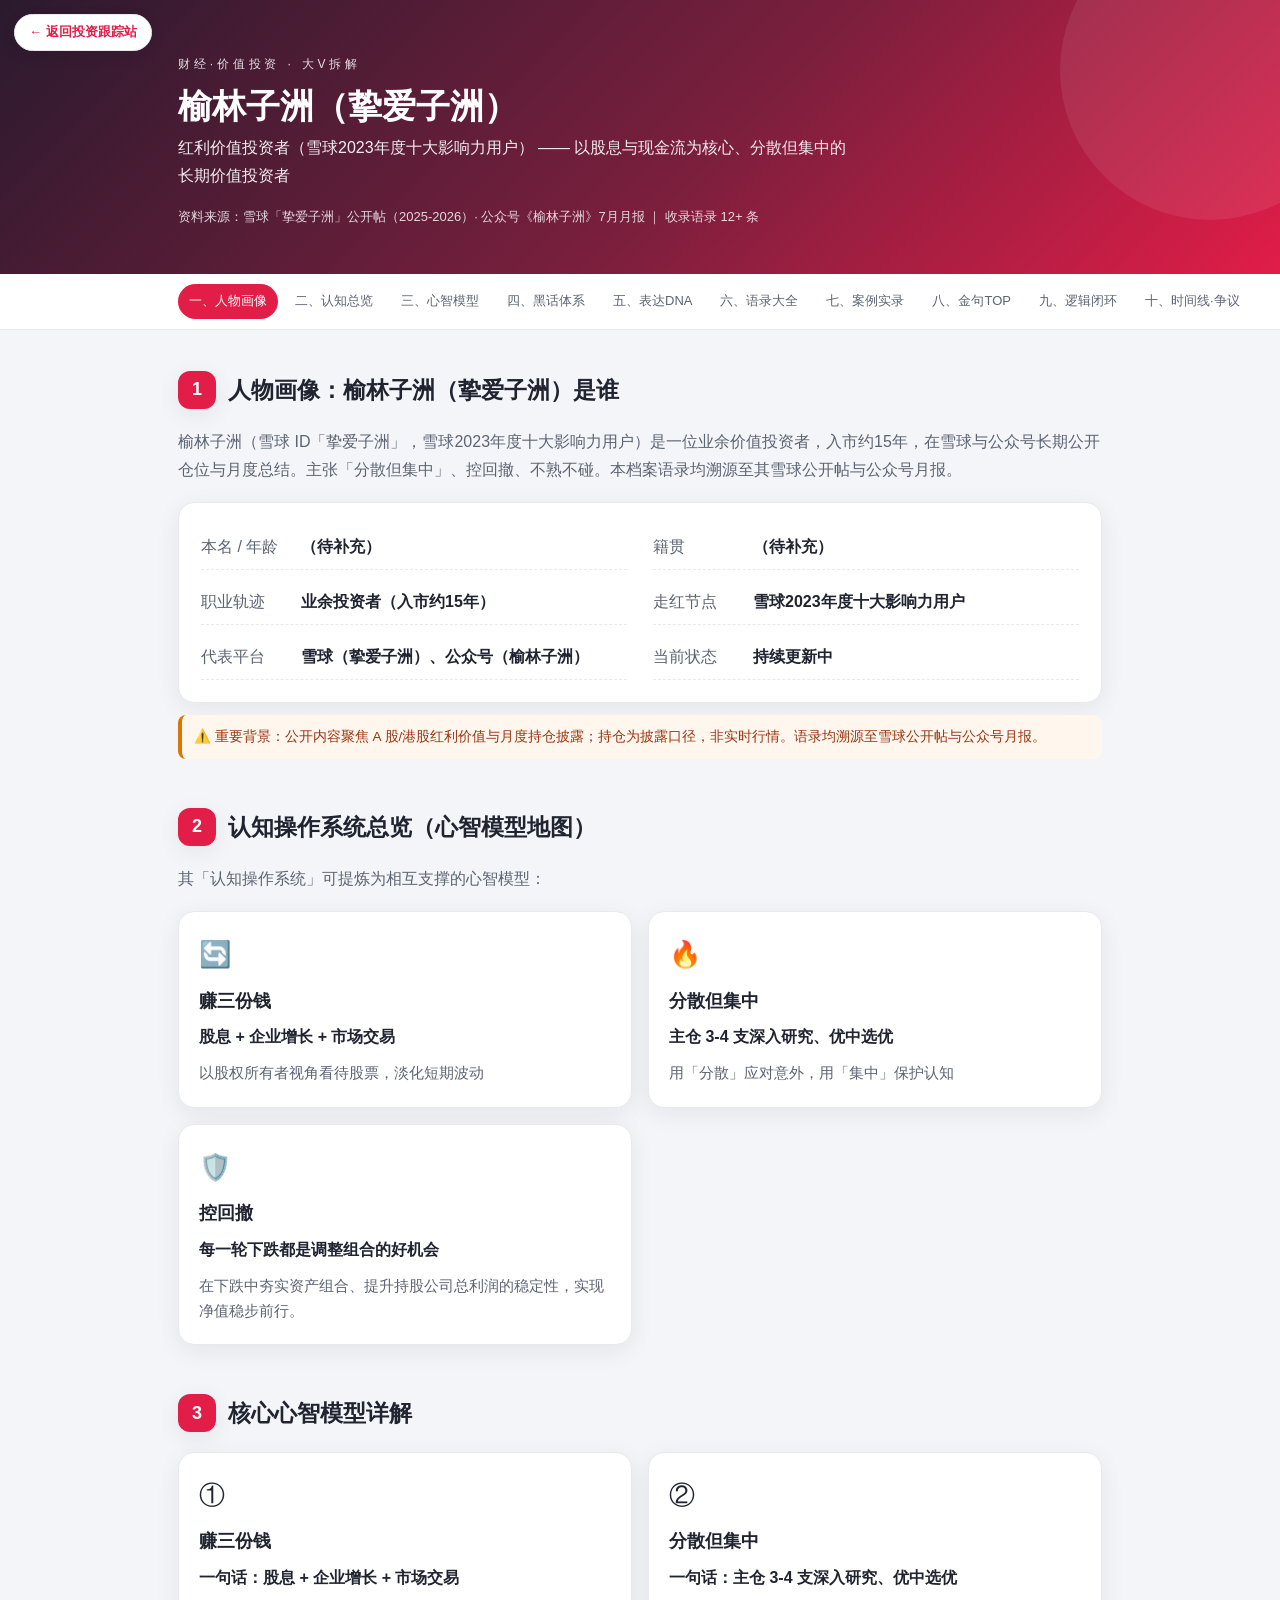
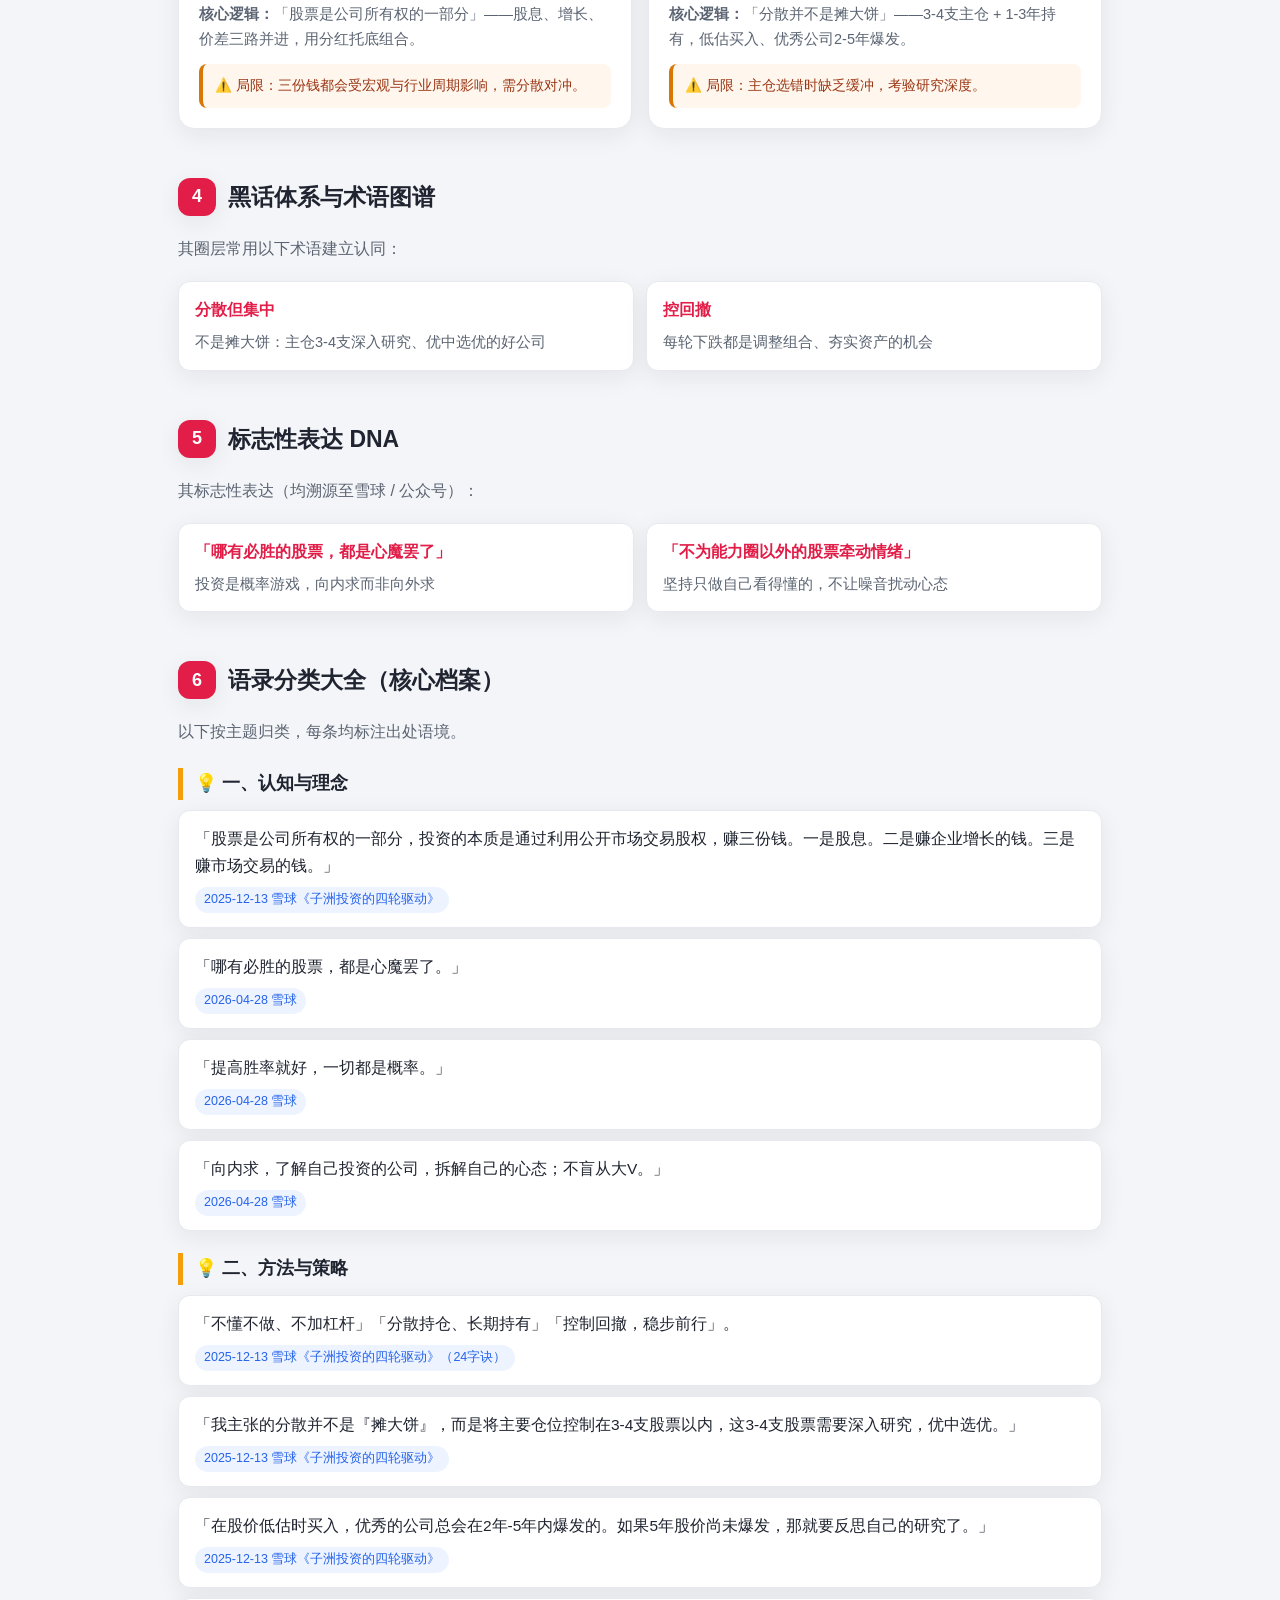
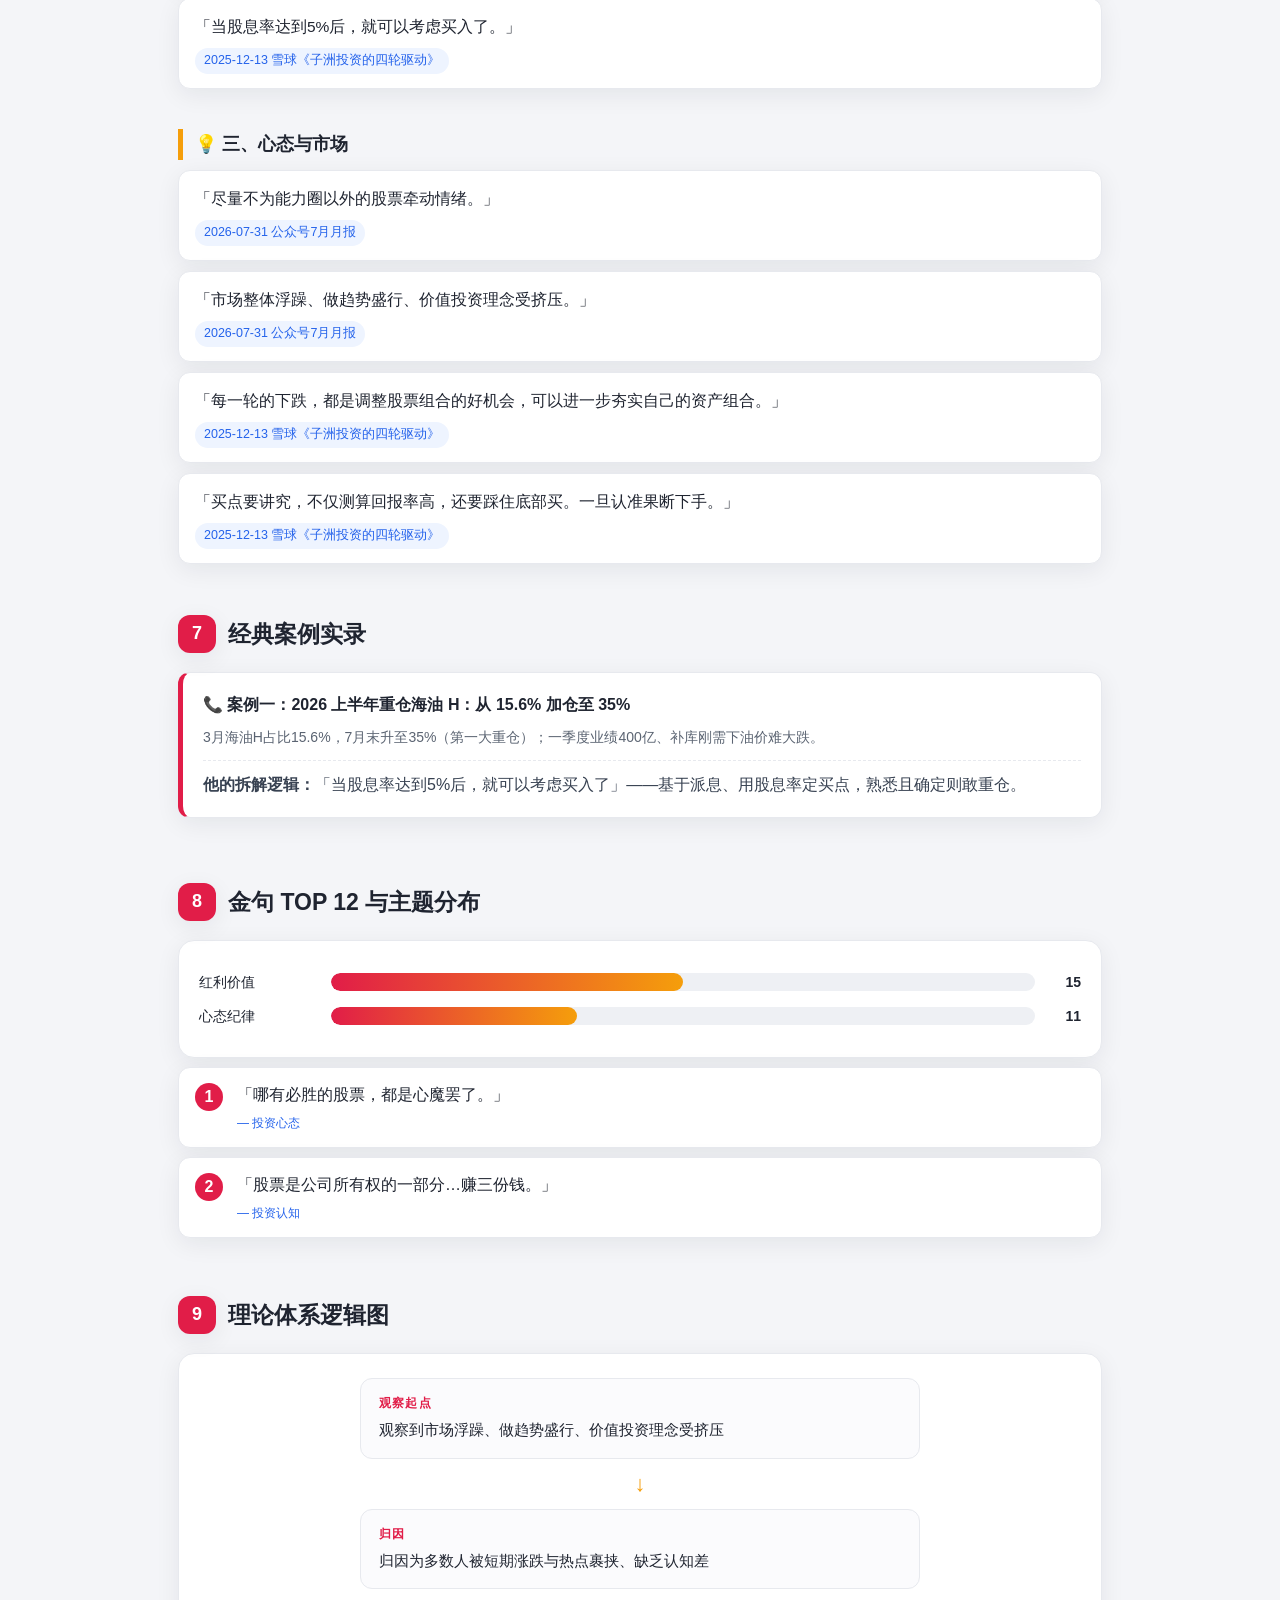
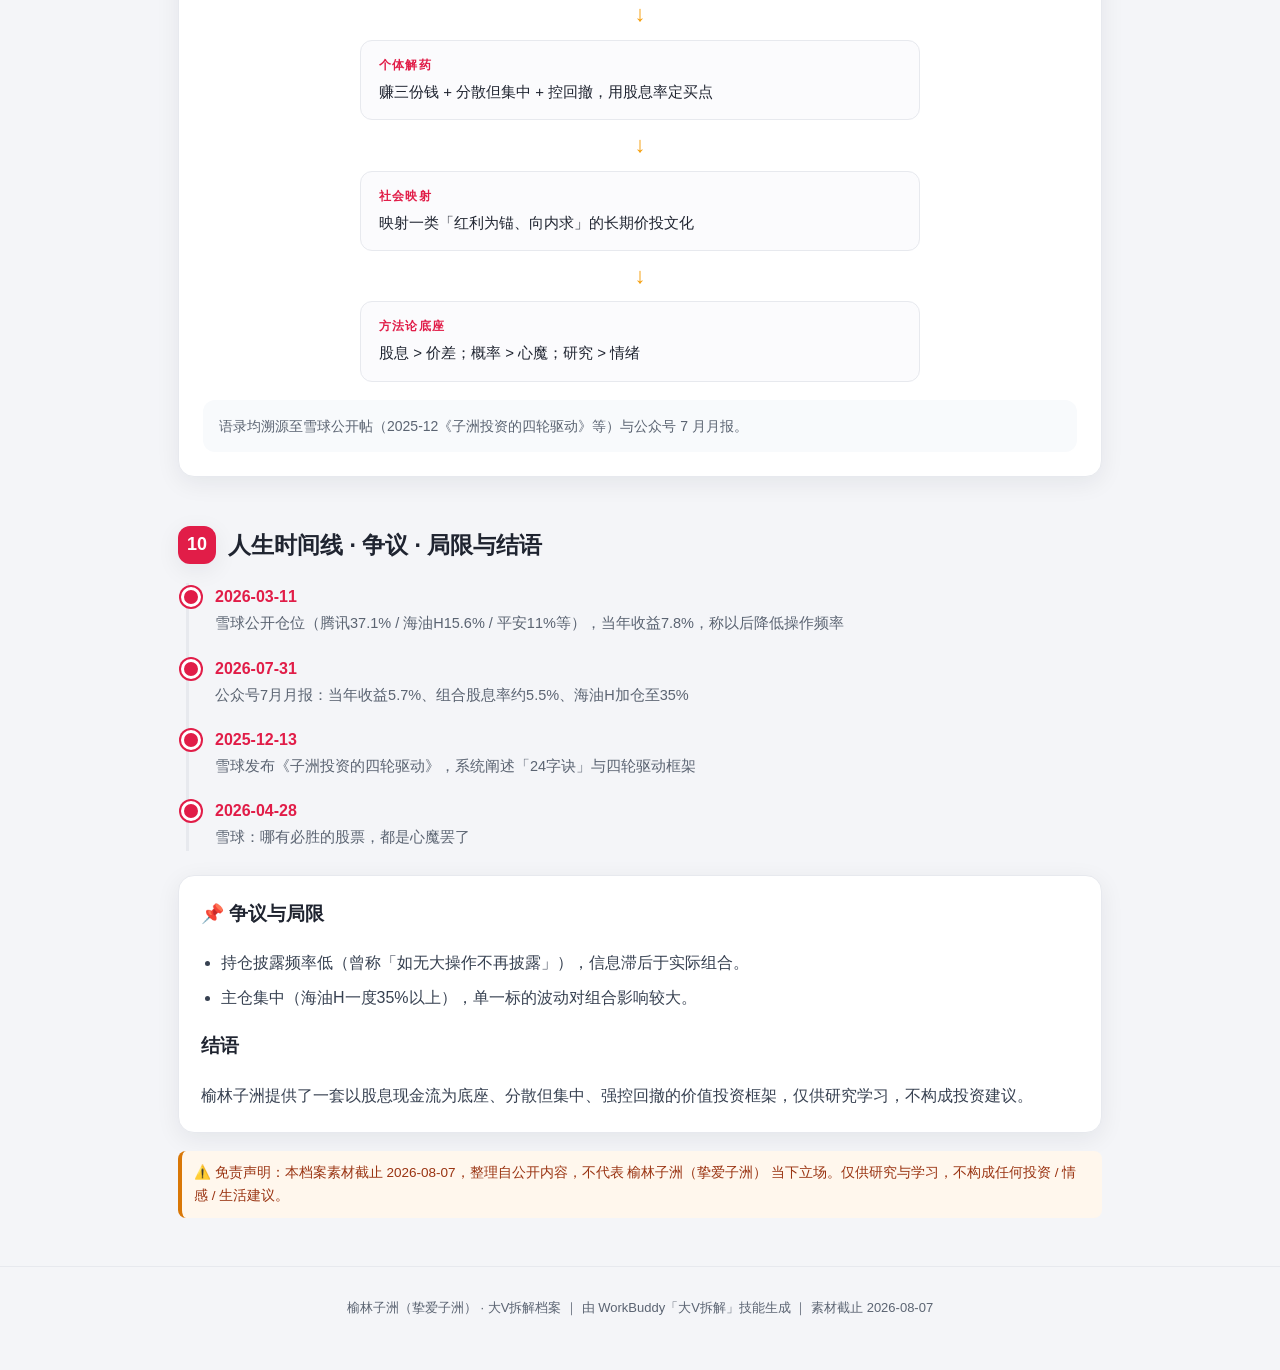
<file: dav/yulinzizhou.html>
<!DOCTYPE html>
<html lang="zh-CN">
<head>
<meta charset="UTF-8">
<meta name="viewport" content="width=device-width, initial-scale=1.0">
<!-- 大V拆解 · 通用档案模板 | 单文件、内联CSS、无外部依赖 -->
<title>榆林子洲（挚爱子洲） · 大V拆解档案</title>
<style>
:root{
  --bg:#f4f5f8; --surface:#ffffff; --ink:#1f2430; --ink-soft:#5b6472;
  --line:#e7e9ee; --accent:#e11d48; --accent-2:#f59e0b; --accent-3:#2563eb;
  --good:#16a34a; --warn:#d97706; --radius:16px; --shadow:0 6px 24px rgba(20,24,40,.07);
}
*{box-sizing:border-box}
body{margin:0;background:var(--bg);color:var(--ink);font-family:-apple-system,BlinkMacSystemFont,"PingFang SC","Microsoft YaHei","Segoe UI",Roboto,Helvetica,Arial,sans-serif;line-height:1.75;font-size:16px;}
a{color:var(--accent-3);text-decoration:none}
.wrap{max-width:960px;margin:0 auto;padding:0 18px}

/* Header */
header.hero{background:linear-gradient(135deg,#2a1a2e 0%,#7a1f3d 55%,#e11d48 100%);color:#fff;padding:54px 0 46px;position:relative;overflow:hidden}
header.hero::after{content:"";position:absolute;right:-80px;top:-80px;width:300px;height:300px;border-radius:50%;background:rgba(255,255,255,.08)}
header.hero .kicker{letter-spacing:.32em;font-size:12px;opacity:.85;text-transform:uppercase}
header.hero h1{font-size:34px;margin:10px 0 6px;line-height:1.25}
header.hero .sub{font-size:16px;opacity:.92;max-width:680px}
header.hero .meta{margin-top:16px;font-size:13px;opacity:.82}

/* Top nav */
nav.toc{position:sticky;top:0;z-index:20;background:rgba(255,255,255,.92);backdrop-filter:blur(8px);border-bottom:1px solid var(--line);overflow-x:auto}
nav.toc .wrap{display:flex;gap:6px;padding:10px 18px;white-space:nowrap}
nav.toc a{font-size:13px;padding:6px 11px;border-radius:999px;color:var(--ink-soft);background:transparent}
nav.toc a:hover,nav.toc a.active{background:var(--accent);color:#fff}

/* Sections */
section{padding:40px 0 8px;scroll-margin-top:60px}
.sec-head{display:flex;align-items:center;gap:12px;margin-bottom:18px}
.sec-no{flex:0 0 auto;width:38px;height:38px;border-radius:12px;background:var(--accent);color:#fff;display:grid;place-items:center;font-weight:700;font-size:18px;box-shadow:var(--shadow)}
.sec-head h2{font-size:23px;margin:0}
.lead{color:var(--ink-soft);margin:0 0 18px}

/* Cards grid */
.grid{display:grid;grid-template-columns:repeat(2,1fr);gap:16px}
.card{background:var(--surface);border:1px solid var(--line);border-radius:var(--radius);padding:20px;box-shadow:var(--shadow)}
.card .ico{font-size:26px}
.card h3{margin:8px 0 6px;font-size:18px}
.card .one{font-weight:700;color:var(--ink)}
.card .logic{color:var(--ink-soft);font-size:14.5px;margin:10px 0 0}
.warnbox{margin-top:12px;font-size:13.5px;background:#fff7ed;border-left:4px solid var(--warn);color:#9a3412;padding:10px 12px;border-radius:8px}

/* Profile */
.profile{display:grid;grid-template-columns:1fr 1fr;gap:10px 26px;background:var(--surface);border:1px solid var(--line);border-radius:var(--radius);padding:22px;box-shadow:var(--shadow)}
.profile div{display:flex;gap:8px;border-bottom:1px dashed var(--line);padding:8px 0}
.profile .k{color:var(--ink-soft);flex:0 0 92px}
.profile .v{font-weight:600}

/* Dictionary */
.dict{display:grid;grid-template-columns:repeat(2,1fr);gap:12px}
.dict .term{background:var(--surface);border:1px solid var(--line);border-radius:12px;padding:14px 16px;box-shadow:var(--shadow)}
.dict .term b{color:var(--accent);font-size:16px}
.dict .term p{margin:6px 0 0;font-size:14.5px;color:var(--ink-soft)}

/* Quotes */
.qcat{margin:22px 0 10px;font-size:18px;font-weight:700;border-left:5px solid var(--accent-2);padding-left:12px}
.quote{background:var(--surface);border:1px solid var(--line);border-radius:12px;padding:14px 16px;margin:10px 0;box-shadow:var(--shadow);position:relative}
.quote .txt{font-size:15.5px}
.quote .src{display:inline-block;margin-top:8px;font-size:12.5px;color:var(--accent-3);background:#eef4ff;padding:2px 9px;border-radius:999px}

/* Cases */
.case{background:var(--surface);border:1px solid var(--line);border-left:5px solid var(--accent);border-radius:12px;padding:18px 20px;margin:16px 0;box-shadow:var(--shadow)}
.case .ttl{font-weight:700;font-size:16px;margin-bottom:6px}
.case .who{color:var(--ink-soft);font-size:14px}
.case .logic{margin-top:10px;padding-top:10px;border-top:1px dashed var(--line);color:#374151}

/* Top quotes */
.topq{counter-reset:q;list-style:none;padding:0;margin:0}
.topq li{display:flex;gap:14px;align-items:flex-start;background:var(--surface);border:1px solid var(--line);border-radius:12px;padding:13px 16px;margin:9px 0;box-shadow:var(--shadow)}
.topq li::before{counter-increment:q;content:counter(q);flex:0 0 auto;width:28px;height:28px;border-radius:50%;background:var(--accent);color:#fff;display:grid;place-items:center;font-weight:700;margin-top:2px}
.topq .tag{display:block;font-size:12px;color:var(--accent-3);margin-top:4px}

/* Distribution bars */
.dist{background:var(--surface);border:1px solid var(--line);border-radius:var(--radius);padding:20px;box-shadow:var(--shadow)}
.dist .row{display:flex;align-items:center;gap:12px;margin:9px 0}
.dist .lab{flex:0 0 120px;font-size:14px}
.dist .bar{flex:1;height:18px;background:#eef0f4;border-radius:999px;overflow:hidden}
.dist .fill{height:100%;background:linear-gradient(90deg,var(--accent),var(--accent-2));border-radius:999px}
.dist .num{flex:0 0 34px;text-align:right;font-weight:700;font-size:14px}

/* Logic flow */
.flow{background:var(--surface);border:1px solid var(--line);border-radius:var(--radius);padding:24px;box-shadow:var(--shadow)}
.flow .step{position:relative;padding:14px 18px;border-radius:12px;background:#fbfbfd;border:1px solid var(--line);margin:0 auto;max-width:560px}
.flow .step .lab{font-size:12px;letter-spacing:.1em;color:var(--accent);font-weight:700}
.flow .step .body{font-size:15px;margin-top:3px}
.flow .arrow{text-align:center;color:var(--accent-2);font-size:22px;margin:6px 0}
.flow .note{margin-top:18px;font-size:14px;color:var(--ink-soft);background:#f8fafc;border-radius:12px;padding:14px 16px}

/* Timeline */
.tl{position:relative;margin-left:8px;padding-left:26px;border-left:3px solid var(--line)}
.tl .ev{position:relative;margin:0 0 18px}
.tl .ev::before{content:"";position:absolute;left:-34px;top:4px;width:14px;height:14px;border-radius:50%;background:var(--accent);border:3px solid #fff;box-shadow:0 0 0 2px var(--accent)}
.tl .yr{font-weight:700;color:var(--accent)}
.tl .desc{color:var(--ink-soft);font-size:14.5px}

/* Controversy */
.contro{background:var(--surface);border:1px solid var(--line);border-radius:var(--radius);padding:22px;box-shadow:var(--shadow)}
.contro h3{margin-top:0}
.contro ul{margin:8px 0 0;padding-left:20px}
.contro li{margin:7px 0;color:#374151}

footer{margin-top:40px;padding:30px 0 50px;color:var(--ink-soft);font-size:13px;text-align:center;border-top:1px solid var(--line)}

@media(max-width:680px){
  .grid,.dict,.profile{grid-template-columns:1fr}
  header.hero h1{font-size:27px}
  .dist .lab{flex-basis:90px}
}
</style>
</head>
<body>
<a href="../index.html" style="position:fixed;left:14px;top:14px;z-index:60;background:#fff;color:#e11d48;border:1px solid #e7e9ee;border-radius:999px;padding:6px 14px;font-size:13px;font-weight:700;box-shadow:0 4px 14px rgba(20,24,40,.12);text-decoration:none;font-family:-apple-system,'PingFang SC','Microsoft YaHei',sans-serif">← 返回投资跟踪站</a>

<header class="hero">
  <div class="wrap">
    <div class="kicker">财经·价值投资 · 大V拆解</div>
    <h1>榆林子洲（挚爱子洲）</h1>
    <div class="sub">红利价值投资者（雪球2023年度十大影响力用户） —— 以股息与现金流为核心、分散但集中的长期价值投资者</div>
    <div class="meta">资料来源：雪球「挚爱子洲」公开帖（2025-2026）· 公众号《榆林子洲》7月月报 ｜ 收录语录 12+ 条</div>
  </div>
</header>

<nav class="toc">
  <div class="wrap">
    <a href="#s1">一、人物画像</a>
    <a href="#s2">二、认知总览</a>
    <a href="#s3">三、心智模型</a>
    <a href="#s4">四、黑话体系</a>
    <a href="#s5">五、表达DNA</a>
    <a href="#s6">六、语录大全</a>
    <a href="#s7">七、案例实录</a>
    <a href="#s8">八、金句TOP</a>
    <a href="#s9">九、逻辑闭环</a>
    <a href="#s10">十、时间线·争议</a>
  </div>
</nav>

<main class="wrap">

  <!-- 一、人物画像 -->
  <section id="s1">
    <div class="sec-head"><div class="sec-no">1</div><h2>人物画像：榆林子洲（挚爱子洲）是谁</h2></div>
    <p class="lead">榆林子洲（雪球 ID「挚爱子洲」，雪球2023年度十大影响力用户）是一位业余价值投资者，入市约15年，在雪球与公众号长期公开仓位与月度总结。主张「分散但集中」、控回撤、不熟不碰。本档案语录均溯源至其雪球公开帖与公众号月报。</p>
    <div class="profile">
      <div><span class="k">本名 / 年龄</span><span class="v">（待补充）</span></div>
      <div><span class="k">籍贯</span><span class="v">（待补充）</span></div>
      <div><span class="k">职业轨迹</span><span class="v">业余投资者（入市约15年）</span></div>
      <div><span class="k">走红节点</span><span class="v">雪球2023年度十大影响力用户</span></div>
      <div><span class="k">代表平台</span><span class="v">雪球（挚爱子洲）、公众号（榆林子洲）</span></div>
      <div><span class="k">当前状态</span><span class="v">持续更新中</span></div>
    </div>
    <div class="warnbox">⚠️ 重要背景：公开内容聚焦 A 股/港股红利价值与月度持仓披露；持仓为披露口径，非实时行情。语录均溯源至雪球公开帖与公众号月报。</div>
  </section>

  <!-- 二、认知总览 -->
  <section id="s2">
    <div class="sec-head"><div class="sec-no">2</div><h2>认知操作系统总览（心智模型地图）</h2></div>
    <p class="lead">其「认知操作系统」可提炼为相互支撑的心智模型：</p>
    <div class="grid">
      <!-- 复制此卡片块以新增模型 -->
      <div class="card">
        <div class="ico">🔄</div>
        <h3>赚三份钱</h3>
        <div class="one">股息 + 企业增长 + 市场交易</div>
        <div class="logic">以股权所有者视角看待股票，淡化短期波动</div>
      </div>
      <div class="card">
        <div class="ico">🔥</div>
        <h3>分散但集中</h3>
        <div class="one">主仓 3-4 支深入研究、优中选优</div>
        <div class="logic">用「分散」应对意外，用「集中」保护认知</div>
      </div>
      
      <div class="card">
        <div class="ico">🛡️</div>
<h3>控回撤</h3>
        <div class="one">每一轮下跌都是调整组合的好机会</div>
<div class="logic">在下跌中夯实资产组合、提升持股公司总利润的稳定性，实现净值稳步前行。</div>
      </div>
      <!-- ... 其余模型卡片 ... -->
    </div>
  </section>

  <!-- 三、心智模型详解 -->
  <section id="s3">
    <div class="sec-head"><div class="sec-no">3</div><h2>核心心智模型详解</h2></div>
    <div class="grid">
      <div class="card">
        <div class="ico">①</div>
        <h3>赚三份钱</h3>
        <div class="one">一句话：股息 + 企业增长 + 市场交易</div>
        <div class="logic"><b>核心逻辑：</b>「股票是公司所有权的一部分」——股息、增长、价差三路并进，用分红托底组合。</div>
        <div class="warnbox">⚠️ 局限：三份钱都会受宏观与行业周期影响，需分散对冲。</div>
      </div>
      
      <div class="card">
        <div class="ico">②</div>
<h3>分散但集中</h3>
<div class="one">一句话：主仓 3-4 支深入研究、优中选优</div>
<div class="logic"><b>核心逻辑：</b>「分散并不是摊大饼」——3-4支主仓 + 1-3年持有，低估买入、优秀公司2-5年爆发。</div>
<div class="warnbox">⚠️ 局限：主仓选错时缺乏缓冲，考验研究深度。</div>
      </div>
      <!-- ... 其余模型详解卡片 ... -->
    </div>
  </section>

  <!-- 四、黑话体系 -->
  <section id="s4">
    <div class="sec-head"><div class="sec-no">4</div><h2>黑话体系与术语图谱</h2></div>
    <p class="lead">其圈层常用以下术语建立认同：</p>
    <div class="dict">
      <div class="term"><b>分散但集中</b><p>不是摊大饼：主仓3-4支深入研究、优中选优的好公司</p></div>
      <div class="term"><b>控回撤</b><p>每轮下跌都是调整组合、夯实资产的机会</p></div>
      <!-- ... 其余词条 ... -->
    </div>
  </section>

  <!-- 五、表达DNA -->
  <section id="s5">
    <div class="sec-head"><div class="sec-no">5</div><h2>标志性表达 DNA</h2></div>
    <p class="lead">其标志性表达（均溯源至雪球 / 公众号）：</p>
    <div class="dict">
      <div class="term"><b>「哪有必胜的股票，都是心魔罢了」</b><p>投资是概率游戏，向内求而非向外求</p></div>
      <div class="term"><b>「不为能力圈以外的股票牵动情绪」</b><p>坚持只做自己看得懂的，不让噪音扰动心态</p></div>
      <!-- ... 其余句式 ... -->
    </div>
  </section>

  <!-- 六、语录分类大全 -->
  <section id="s6">
    <div class="sec-head"><div class="sec-no">6</div><h2>语录分类大全（核心档案）</h2></div>
    <p class="lead">以下按主题归类，每条均标注出处语境。</p>

    <div class="qcat">💡 一、认知与理念</div>
    <div class="quote"><div class="txt">「股票是公司所有权的一部分，投资的本质是通过利用公开市场交易股权，赚三份钱。一是股息。二是赚企业增长的钱。三是赚市场交易的钱。」</div><span class="src">2025-12-13 雪球《子洲投资的四轮驱动》</span></div>
    <div class="quote"><div class="txt">「哪有必胜的股票，都是心魔罢了。」</div><span class="src">2026-04-28 雪球</span></div>
        <div class="quote"><div class="txt">「提高胜率就好，一切都是概率。」</div><span class="src">2026-04-28 雪球</span></div>
    <div class="quote"><div class="txt">「向内求，了解自己投资的公司，拆解自己的心态；不盲从大V。」</div><span class="src">2026-04-28 雪球</span></div>
    <!-- ... 该分类其他语录 ... -->

    <div class="qcat">💡 二、方法与策略</div>
    <div class="quote"><div class="txt">「不懂不做、不加杠杆」「分散持仓、长期持有」「控制回撤，稳步前行」。</div><span class="src">2025-12-13 雪球《子洲投资的四轮驱动》（24字诀）</span></div>
        <div class="quote"><div class="txt">「我主张的分散并不是『摊大饼』，而是将主要仓位控制在3-4支股票以内，这3-4支股票需要深入研究，优中选优。」</div><span class="src">2025-12-13 雪球《子洲投资的四轮驱动》</span></div>
    <div class="quote"><div class="txt">「在股价低估时买入，优秀的公司总会在2年-5年内爆发的。如果5年股价尚未爆发，那就要反思自己的研究了。」</div><span class="src">2025-12-13 雪球《子洲投资的四轮驱动》</span></div>
    <div class="quote"><div class="txt">「当股息率达到5%后，就可以考虑买入了。」</div><span class="src">2025-12-13 雪球《子洲投资的四轮驱动》</span></div>
    <!-- ... -->
  </section>


    <div class="qcat">💡 三、心态与市场</div>
    <div class="quote"><div class="txt">「尽量不为能力圈以外的股票牵动情绪。」</div><span class="src">2026-07-31 公众号7月月报</span></div>
    <div class="quote"><div class="txt">「市场整体浮躁、做趋势盛行、价值投资理念受挤压。」</div><span class="src">2026-07-31 公众号7月月报</span></div>
    <div class="quote"><div class="txt">「每一轮的下跌，都是调整股票组合的好机会，可以进一步夯实自己的资产组合。」</div><span class="src">2025-12-13 雪球《子洲投资的四轮驱动》</span></div>
    <div class="quote"><div class="txt">「买点要讲究，不仅测算回报率高，还要踩住底部买。一旦认准果断下手。」</div><span class="src">2025-12-13 雪球《子洲投资的四轮驱动》</span></div>

  <!-- 七、案例实录 -->
  <section id="s7">
    <div class="sec-head"><div class="sec-no">7</div><h2>经典案例实录</h2></div>
    <div class="case">
      <div class="ttl">📞 案例一：2026 上半年重仓海油 H：从 15.6% 加仓至 35%</div>
      <div class="who">3月海油H占比15.6%，7月末升至35%（第一大重仓）；一季度业绩400亿、补库刚需下油价难大跌。</div>
      <div class="logic"><b>他的拆解逻辑：</b>「当股息率达到5%后，就可以考虑买入了」——基于派息、用股息率定买点，熟悉且确定则敢重仓。</div>
    </div>
    <!-- ... 其余案例 ... -->
  </section>

  <!-- 八、金句TOP -->
  <section id="s8">
    <div class="sec-head"><div class="sec-no">8</div><h2>金句 TOP 12 与主题分布</h2></div>
    <div class="dist">
      <div class="row"><div class="lab">红利价值</div><div class="bar"><div class="fill" style="width:50%"></div></div><div class="num">15</div></div>
      <div class="row"><div class="lab">心态纪律</div><div class="bar"><div class="fill" style="width:35%"></div></div><div class="num">11</div></div>
      <!-- ... 其余主题 ... -->
    </div>
    <ol class="topq">
      <li><div>「哪有必胜的股票，都是心魔罢了。」<span class="tag">— 投资心态</span></div></li>
      <li><div>「股票是公司所有权的一部分…赚三份钱。」<span class="tag">— 投资认知</span></div></li>
      <!-- ... 其余金句 ... -->
    </ol>
  </section>

  <!-- 九、逻辑闭环 -->
  <section id="s9">
    <div class="sec-head"><div class="sec-no">9</div><h2>理论体系逻辑图</h2></div>
    <div class="flow">
      <div class="step"><div class="lab">观察起点</div><div class="body">观察到市场浮躁、做趋势盛行、价值投资理念受挤压</div></div>
      <div class="arrow">↓</div>
      <div class="step"><div class="lab">归因</div><div class="body">归因为多数人被短期涨跌与热点裹挟、缺乏认知差</div></div>
      <div class="arrow">↓</div>
      <div class="step"><div class="lab">个体解药</div><div class="body">赚三份钱 + 分散但集中 + 控回撤，用股息率定买点</div></div>
      <div class="arrow">↓</div>
      <div class="step"><div class="lab">社会映射</div><div class="body">映射一类「红利为锚、向内求」的长期价投文化</div></div>
      <div class="arrow">↓</div>
      <div class="step"><div class="lab">方法论底座</div><div class="body">股息 > 价差；概率 > 心魔；研究 > 情绪</div></div>
      <div class="note">语录均溯源至雪球公开帖（2025-12《子洲投资的四轮驱动》等）与公众号 7 月月报。</div>
    </div>
  </section>

  <!-- 十、时间线·争议 -->
  <section id="s10">
    <div class="sec-head"><div class="sec-no">10</div><h2>人生时间线 · 争议 · 局限与结语</h2></div>
    <div class="tl">
      <div class="ev"><div class="yr">2026-03-11</div><div class="desc">雪球公开仓位（腾讯37.1% / 海油H15.6% / 平安11%等），当年收益7.8%，称以后降低操作频率</div></div>
      <div class="ev"><div class="yr">2026-07-31</div><div class="desc">公众号7月月报：当年收益5.7%、组合股息率约5.5%、海油H加仓至35%</div></div>
            <div class="ev"><div class="yr">2025-12-13</div><div class="desc">雪球发布《子洲投资的四轮驱动》，系统阐述「24字诀」与四轮驱动框架</div></div>
      <div class="ev"><div class="yr">2026-04-28</div><div class="desc">雪球：哪有必胜的股票，都是心魔罢了</div></div>
      <!-- ... 其余事件 ... -->
    </div>
    <div class="contro" style="margin-top:24px">
      <h3>📌 争议与局限</h3>
      <ul>
        <li>持仓披露频率低（曾称「如无大操作不再披露」），信息滞后于实际组合。</li>
        <li>主仓集中（海油H一度35%以上），单一标的波动对组合影响较大。</li>
      </ul>
      <h3 style="margin-top:18px">结语</h3>
      <p style="color:#374151;margin:6px 0 0">榆林子洲提供了一套以股息现金流为底座、分散但集中、强控回撤的价值投资框架，仅供研究学习，不构成投资建议。</p>
    </div>
    <div class="warnbox" style="margin-top:18px">⚠️ 免责声明：本档案素材截止 2026-08-07，整理自公开内容，不代表 榆林子洲（挚爱子洲） 当下立场。仅供研究与学习，不构成任何投资 / 情感 / 生活建议。</div>
  </section>

</main>

<footer>
  榆林子洲（挚爱子洲） · 大V拆解档案 ｜ 由 WorkBuddy「大V拆解」技能生成 ｜ 素材截止 2026-08-07
</footer>

<script>
// 目录高亮（scrollspy）
const links=[...document.querySelectorAll('nav.toc a')];
const secs=links.map(a=>document.querySelector(a.getAttribute('href')));
const obs=new IntersectionObserver(es=>{
  es.forEach(e=>{if(e.isIntersecting){
    const id='#'+e.target.id;
    links.forEach(l=>l.classList.toggle('active',l.getAttribute('href')===id));
  }});
},{rootMargin:'-45% 0px -50% 0px'});
secs.forEach(s=>s&&obs.observe(s));
</script>
</body>
</html>
</file>
<file: assets/style.css>
/* ============ 主题变量 ============ */
:root[data-theme="light"] {
  --bg: #f5f6f8;
  --panel: #ffffff;
  --panel-2: #fafbfc;
  --text: #1f2329;
  --muted: #6b7280;
  --border: #e6e8eb;
  --accent: #4f46e5;
  --accent-soft: #eef0fe;
  --chip: #eef1f5;
  /* 持仓变化方向语义色 */
  --dir-new: #15803d; --dir-new-bg: #e7f6ec;
  --dir-add: var(--accent); --dir-add-bg: var(--accent-soft);
  --dir-cut: #b45309; --dir-cut-bg: #fbf1dd;
  --dir-out: #b91c1c; --dir-out-bg: #fde8e8;
  --dir-na: #6b7280;  --dir-na-bg: #eef1f5;
  --shadow: 0 1px 3px rgba(16,24,40,.06), 0 1px 2px rgba(16,24,40,.04);
}
:root[data-theme="dark"] {
  --bg: #0f1115;
  --panel: #171a21;
  --panel-2: #1b1f27;
  --text: #e6e8eb;
  --muted: #98a2b3;
  --border: #262b36;
  --accent: #8b91ff;
  --accent-soft: #23263a;
  --chip: #232833;
  /* 持仓变化方向语义色 */
  --dir-new: #34d399; --dir-new-bg: rgba(52,211,153,.16);
  --dir-add: var(--accent); --dir-add-bg: var(--accent-soft);
  --dir-cut: #fbbf24; --dir-cut-bg: rgba(251,191,36,.16);
  --dir-out: #f87171; --dir-out-bg: rgba(248,113,113,.16);
  --dir-na: #98a2b3;  --dir-na-bg: rgba(152,162,179,.14);
  --shadow: 0 1px 3px rgba(0,0,0,.4);
}

* { box-sizing: border-box; }
html, body { margin: 0; padding: 0; }
body {
  font-family: -apple-system, BlinkMacSystemFont, "Segoe UI", "PingFang SC", "Hiragino Sans GB", "Microsoft YaHei", sans-serif;
  background: var(--bg);
  color: var(--text);
  font-size: 14px;
  line-height: 1.6;
}
a { color: var(--accent); }

/* ============ 顶栏 ============ */
.topbar {
  position: sticky; top: 0; z-index: 20;
  display: flex; align-items: center; gap: 16px;
  padding: 12px 20px;
  background: var(--panel);
  border-bottom: 1px solid var(--border);
}
.brand { font-weight: 700; font-size: 16px; white-space: nowrap; }
.search { flex: 1; }
.search input {
  width: 100%; max-width: 520px;
  padding: 8px 12px; border-radius: 8px;
  border: 1px solid var(--border); background: var(--panel-2);
  color: var(--text); font-size: 14px; outline: none;
}
.search input:focus { border-color: var(--accent); }
.iconbtn {
  border: 1px solid var(--border); background: var(--panel-2);
  color: var(--text); border-radius: 8px; padding: 6px 10px;
  cursor: pointer; font-size: 15px;
}

/* ============ 布局 ============ */
.layout { display: flex; align-items: flex-start; min-height: calc(100vh - 57px); }
.sidebar {
  width: 240px; flex: none; position: sticky; top: 57px;
  padding: 16px 12px; border-right: 1px solid var(--border);
  height: calc(100vh - 57px); overflow-y: auto;
}
.sideTitle { font-size: 12px; color: var(--muted); padding: 0 8px 8px; letter-spacing: .04em; }
.sideFoot { margin-top: 14px; padding: 0 4px; }
#main { flex: 1; padding: 22px 26px; max-width: 980px; }

/* ============ 导航 ============ */
.navitem {
  display: block; width: 100%; text-align: left;
  border: 1px solid transparent; background: transparent;
  color: var(--text); border-radius: 10px;
  padding: 10px 12px; margin-bottom: 6px; cursor: pointer;
  transition: background .15s;
}
.navitem:hover { background: var(--panel-2); }
.navitem.active { background: var(--accent-soft); border-color: var(--accent); }
.navname { display: block; font-weight: 600; margin-bottom: 6px; }

/* ============ 卡片 ============ */
.card {
  background: var(--panel); border: 1px solid var(--border);
  border-radius: 14px; padding: 18px 20px; margin-bottom: 18px;
  box-shadow: var(--shadow);
}
.card h2 { margin: 0 0 14px; font-size: 18px; }
.card h3 { margin: 0 0 12px; font-size: 16px; }

/* ============ 档案头 ============ */
.profile-head { display: flex; justify-content: space-between; align-items: flex-start; gap: 12px; }
.profile-head h2 { margin: 0 0 4px; }
.tagline { color: var(--muted); margin: 0; }
.updated { font-size: 12px; color: var(--muted); white-space: nowrap; }
.head-right { display: flex; flex-direction: column; align-items: flex-end; gap: 8px; }
.davbtn {
  display: inline-block; font-size: 12px; font-weight: 700;
  color: var(--accent); background: var(--accent-soft);
  border: 1px solid var(--accent); border-radius: 999px;
  padding: 6px 14px; text-decoration: none; white-space: nowrap;
  transition: background .15s, color .15s;
}
.davbtn:hover { background: var(--accent); color: #fff; }
.profile-meta { display: flex; gap: 22px; margin-top: 14px; flex-wrap: wrap; }
.profile-meta span { font-size: 13px; color: var(--muted); }
.profile-meta b { color: var(--text); margin-right: 6px; }
.profile-extra { display: flex; gap: 22px; margin-top: 10px; flex-wrap: wrap; }
.profile-extra span { font-size: 13px; color: var(--muted); }
.profile-extra b { color: var(--text); margin-right: 6px; }

/* ============ 标签/徽章 ============ */
.badge {
  display: inline-block; font-size: 11px; padding: 2px 8px;
  border-radius: 999px; border: 1px solid var(--border); color: var(--muted);
  background: var(--chip);
}
.badge-wx { color: #07a35a; border-color: #b7e6cd; background: #eafaf1; }
.badge-xq { color: #d9472b; border-color: #f3c6bc; background: #fdecea; }
.badge-fr { color: #b8860b; border-color: #ecd9a8; background: #fbf3dd; }
.badge-oth { color: var(--muted); }
.chip { display: inline-block; background: var(--chip); border: 1px solid var(--border);
  border-radius: 8px; padding: 3px 9px; margin: 3px 4px 0 0; font-size: 13px; }
.tag { display: inline-block; font-size: 12px; color: var(--accent);
  background: var(--accent-soft); border-radius: 6px; padding: 1px 7px; margin-right: 6px; }

/* ============ 表格 ============ */
.tablewrap { overflow-x: auto; }
table.data, table.cmp { width: 100%; border-collapse: collapse; font-size: 13px; }
table.data th, table.data td, table.cmp th, table.cmp td {
  text-align: left; padding: 10px 12px; border-bottom: 1px solid var(--border);
  vertical-align: top;
}
table.data thead th, table.cmp thead th { color: var(--muted); font-weight: 600; background: var(--panel-2); }
table.data tbody tr:hover, table.cmp tbody tr:hover { background: var(--panel-2); }
.ticker { color: var(--muted); font-size: 12px; margin-left: 6px; }
table.cmp th:first-child, table.cmp td:first-child { width: 110px; color: var(--muted); font-weight: 600; }

/* dataroma 风格持仓表：更宽、数字右对齐 */
table.data.dataroma { min-width: 1100px; }
table.data.dataroma th,
table.data.dataroma td { white-space: nowrap; }
table.data.dataroma td.num { text-align: right; font-variant-numeric: tabular-nums; }
table.data.dataroma .up { color: #d9472b; font-weight: 600; }
table.data.dataroma .down { color: #07a35a; font-weight: 600; }
table.data.dataroma .act {
  display: inline-block; font-size: 11px; padding: 2px 8px; border-radius: 6px;
  background: var(--accent-soft); color: var(--accent); font-weight: 600;
}
td.sc-add { color: #d9472b; font-weight: 600; }
td.sc-cut { color: #07a35a; font-weight: 600; }
td.sc-flat { color: var(--muted); }
/* 持仓股数列：等宽数字、右对齐，与左右列区分 */
td.num.shares {
  text-align: right;
  font-variant-numeric: tabular-nums;
  font-weight: 600;
  white-space: nowrap;
}

/* ============ 股数变动明细 ============ */
table.data.changes { min-width: 900px; }
table.data.changes td.num { text-align: right; font-variant-numeric: tabular-nums; }
table.data.changes td.nowrap { white-space: nowrap; }
table.data.changes td.chgnote { color: var(--muted); font-size: 12px; max-width: 380px; }
.chgbar {
  display: flex; flex-wrap: wrap; gap: 14px; align-items: flex-end;
  margin: 12px 0 4px; padding: 12px 14px; border-radius: 10px; background: var(--panel-2);
}
.chgbar label {
  display: flex; flex-direction: column; gap: 4px;
  font-size: 12px; color: var(--muted); font-weight: 600;
}
.chgbar select, .chgbar input {
  font: inherit; font-size: 13px; padding: 6px 10px; border-radius: 8px;
  border: 1px solid var(--border); background: var(--panel); color: var(--text);
}
.chgbar .resetbtn {
  font: inherit; font-size: 13px; padding: 7px 14px; border-radius: 8px; cursor: pointer;
  border: 1px solid var(--border); background: var(--panel); color: var(--muted);
}
.chgbar .resetbtn:hover { color: var(--text); border-color: var(--accent); }
.chgfoot { margin-top: 16px; font-size: 12px; line-height: 1.7; }

/* ============ 时间线 ============ */
.timeline { list-style: none; margin: 0; padding: 0; position: relative; }
.timeline::before {
  content: ""; position: absolute; left: 6px; top: 4px; bottom: 4px;
  width: 2px; background: var(--border);
}
.tl-item { position: relative; padding: 0 0 18px 26px; }
.tl-item::before {
  content: ""; position: absolute; left: 0; top: 5px; width: 14px; height: 14px;
  border-radius: 50%; background: var(--accent); border: 3px solid var(--panel);
}
.tl-date { font-size: 12px; color: var(--muted); margin-bottom: 3px; display: flex; gap: 6px; align-items: center; flex-wrap: wrap; }
.tl-body { font-size: 14px; }
.etype { font-size: 11px; padding: 1px 7px; border-radius: 999px; }
.etype-h { color: #d9472b; background: #fdecea; }
.etype-v { color: #07a35a; background: #eafaf1; }

/* ============ 理念 ============ */
.philo-sum { font-size: 14px; margin: 0 0 12px; }
.points { margin-bottom: 12px; }
.point { padding: 4px 0; }
.quotes blockquote {
  margin: 8px 0; padding: 10px 14px; border-left: 3px solid var(--accent);
  background: var(--accent-soft); border-radius: 0 8px 8px 0; font-style: italic;
}

/* ============ Tabs ============ */
.tabs { display: flex; gap: 6px; margin: 4px 0 16px; flex-wrap: wrap; }
.tab {
  border: 1px solid var(--border); background: var(--panel-2); color: var(--text);
  padding: 7px 14px; border-radius: 999px; cursor: pointer; font-size: 13px;
}
.tab.active { background: var(--accent); color: #fff; border-color: var(--accent); }

/* ============ 提示横幅 ============ */
.banner {
  background: #fff7e6; border: 1px solid #ffe1a8; color: #8a5a00;
  padding: 10px 14px; border-radius: 10px; margin-bottom: 16px; font-size: 13px;
}
.banner code { background: #fff0d4; padding: 1px 5px; border-radius: 4px; }
.muted { color: var(--muted); }

/* 搜索结果 */
.res-person { margin: 16px 0 6px; font-size: 15px; }
.res-group { font-size: 13px; color: var(--text); margin-bottom: 6px; }

@media (max-width: 720px) {
  .layout { flex-direction: column; }
  .sidebar { width: 100%; position: static; height: auto; border-right: none; border-bottom: 1px solid var(--border); }
  #main { padding: 16px; }
}

/* ============ 历史仓位快照 ============ */
details.hist {
  margin-top: 14px; border: 1px solid var(--border); border-radius: 10px;
  background: var(--panel-2); overflow: hidden;
}
details.hist > summary {
  cursor: pointer; padding: 10px 14px; font-weight: 600; color: var(--text);
  list-style: none; user-select: none;
}
details.hist > summary::-webkit-details-marker { display: none; }
details.hist > summary::before { content: "▸ "; color: var(--muted); }
details.hist[open] > summary::before { content: "▾ "; }
.hist-snap { padding: 0 14px 14px; }
.hist-snap h4 { margin: 10px 0 8px; font-size: 13px; color: var(--muted); font-weight: 600; }

/* ============ 期数切换 + 变化方向 + 历史列表 ============ */
.periods { display: flex; flex-wrap: wrap; gap: 6px; margin: 0 0 10px; }
.periodBtn {
  border: 1px solid var(--border); background: var(--panel-2); color: var(--muted);
  font-size: 12px; padding: 5px 12px; border-radius: 8px; cursor: pointer; transition: .15s;
}
.periodBtn:hover { color: var(--text); border-color: var(--accent); }
.periodBtn.active { background: var(--accent); color: #fff; border-color: var(--accent); font-weight: 600; }
.cmpnote { color: var(--muted); font-size: 12px; margin: 0 0 12px; }
.cmpnote b { color: var(--text); }

.dir { display: inline-block; font-size: 11px; padding: 2px 8px; border-radius: 6px; font-weight: 600; white-space: nowrap; }
.dir.new  { color: var(--dir-new);  background: var(--dir-new-bg); }
.dir.add  { color: var(--dir-add);  background: var(--dir-add-bg); }
.dir.cut  { color: var(--dir-cut);  background: var(--dir-cut-bg); }
.dir.out  { color: var(--dir-out);  background: var(--dir-out-bg); }
.dir.na   { color: var(--dir-na);   background: var(--dir-na-bg); }

.acct { display: inline-block; font-size: 10px; padding: 1px 6px; border-radius: 6px; margin-left: 6px;
  color: var(--muted); background: var(--chip); border: 1px solid var(--border); }

.histlist { margin-top: 16px; border: 1px solid var(--border); border-radius: 10px; overflow: hidden; }
.histhead { padding: 10px 14px; font-size: 12px; color: var(--muted); background: var(--panel-2);
  border-bottom: 1px solid var(--border); font-weight: 600; }
.hrow { display: flex; align-items: center; gap: 12px; padding: 10px 14px; border-bottom: 1px solid var(--border); font-size: 13px; }
.hrow:last-child { border-bottom: none; }
.hdate { width: 90px; color: var(--muted); flex: none; }
.htag { width: 220px; flex: none; }
.hdesc { flex: 1; color: var(--muted); }
.hgo { flex: none; cursor: pointer; color: var(--accent); font-size: 12px; border: 1px solid var(--border);
  padding: 3px 10px; border-radius: 7px; }
.hgo:hover { border-color: var(--accent); }

@media (max-width: 720px) {
  .htag { width: auto; }
  .hrow { flex-wrap: wrap; gap: 6px; }
}

/* ============ 案例研究 ============ */
.case-study { border-left: 4px solid var(--accent); }
.case-summary { color: var(--muted); font-size: 14px; margin: -6px 0 16px; line-height: 1.7; }
.case-item .tl-title { font-size: 14px; margin: 4px 0 6px; color: var(--text); }
.case-item .tl-body { font-size: 14px; line-height: 1.75; }
.case-item .stage { color: var(--accent); font-weight: 600; }
</file>
